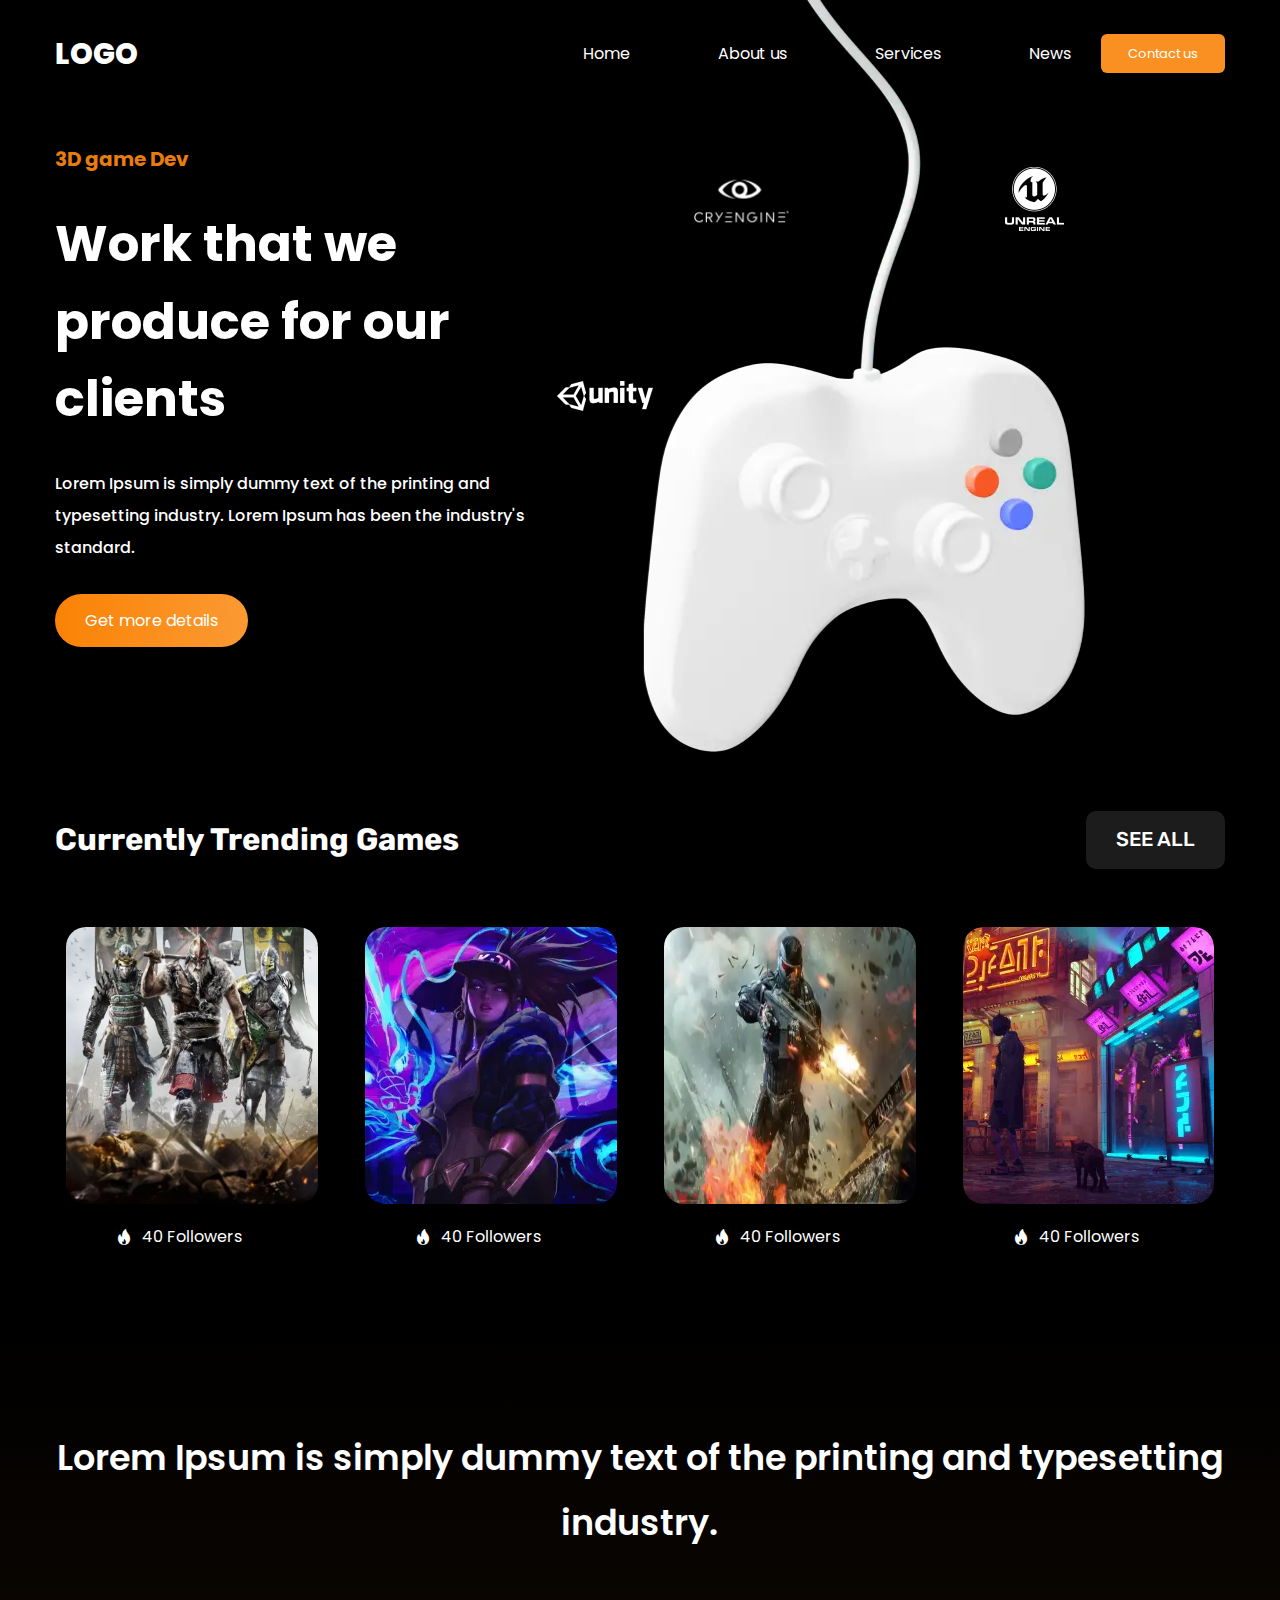
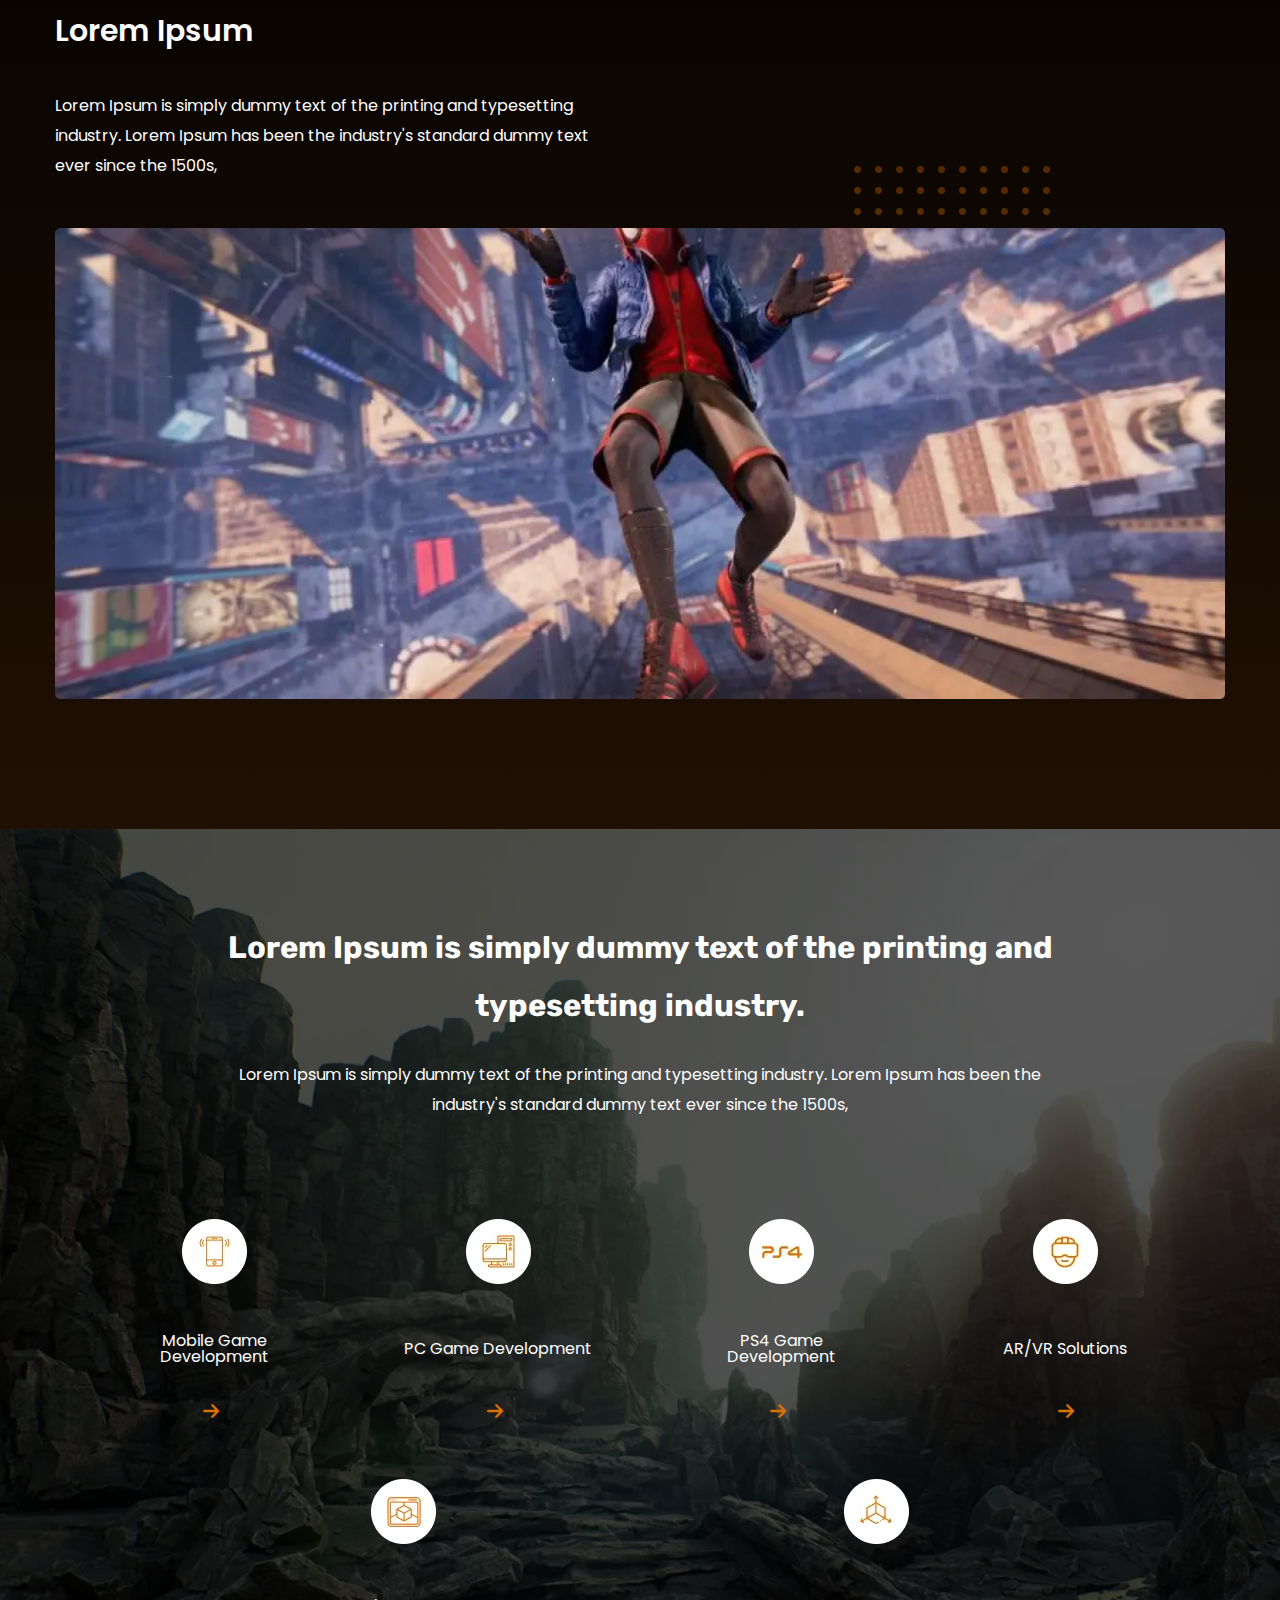
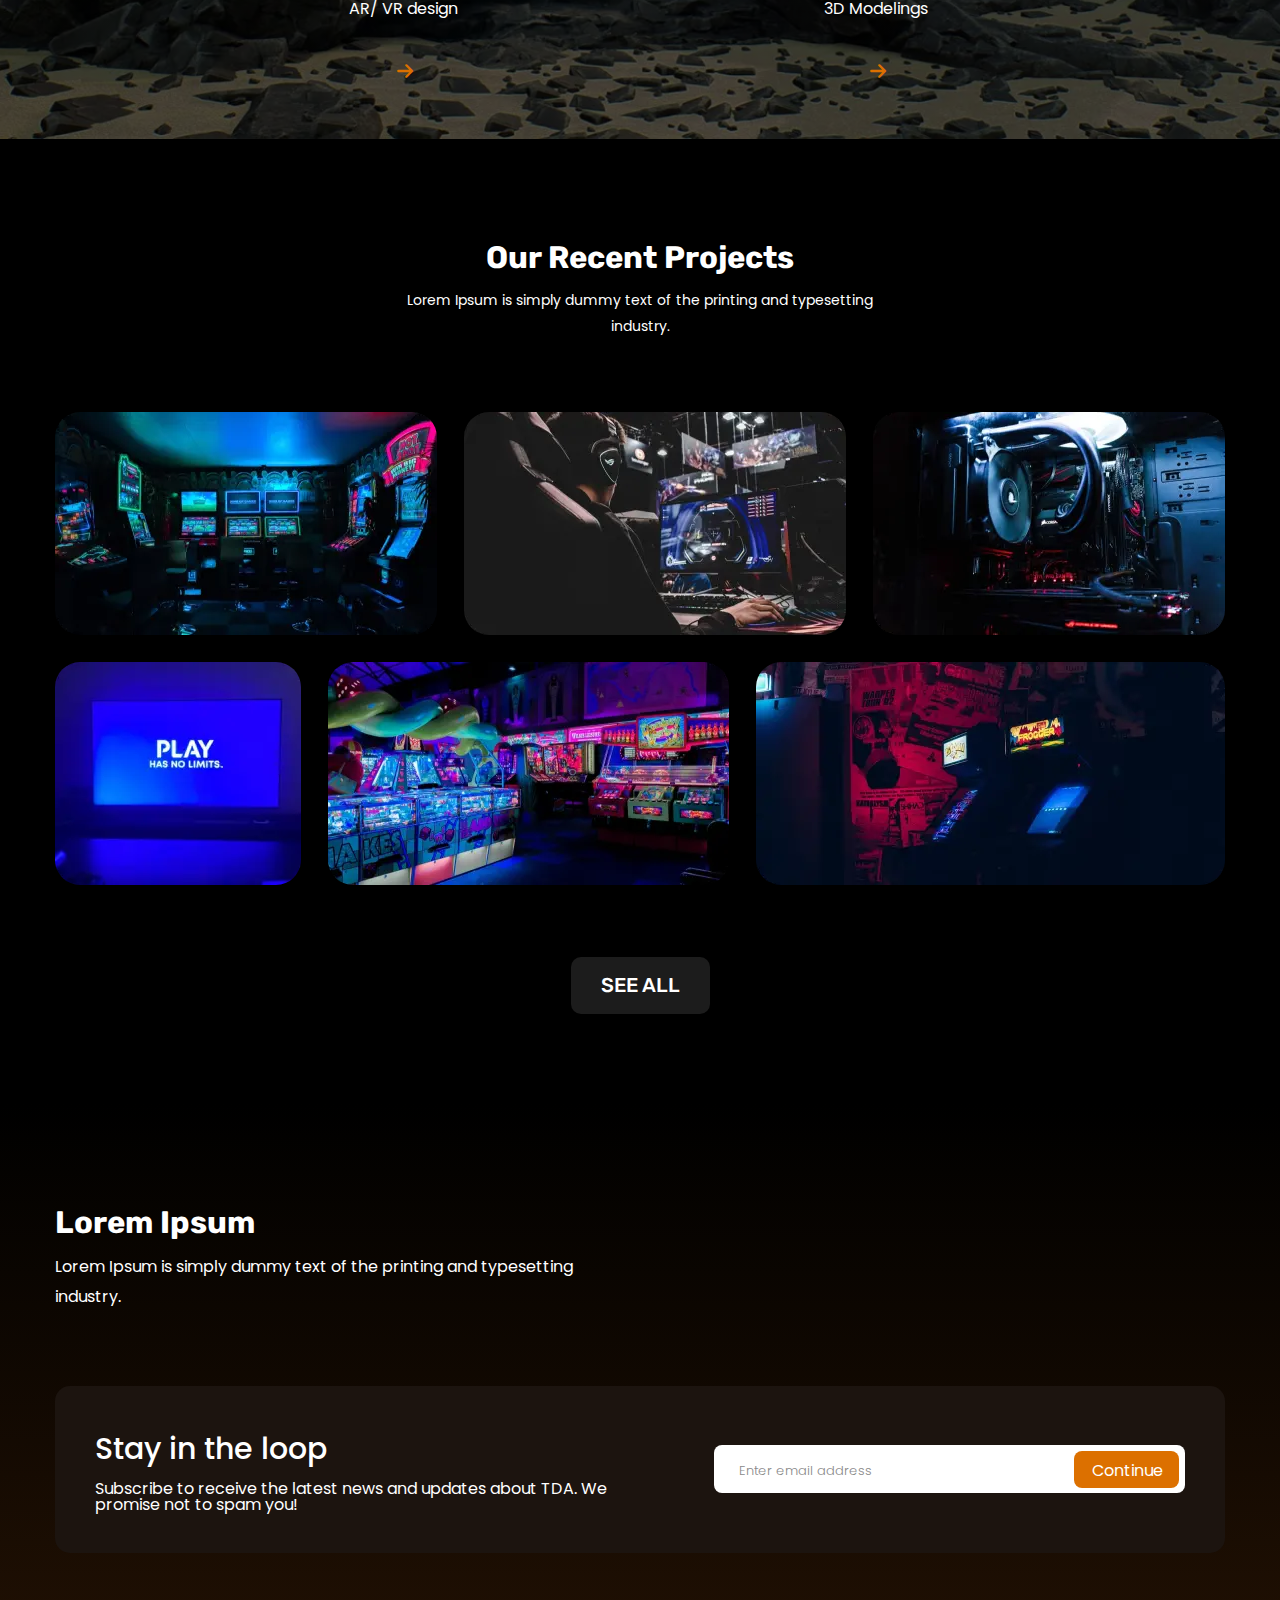
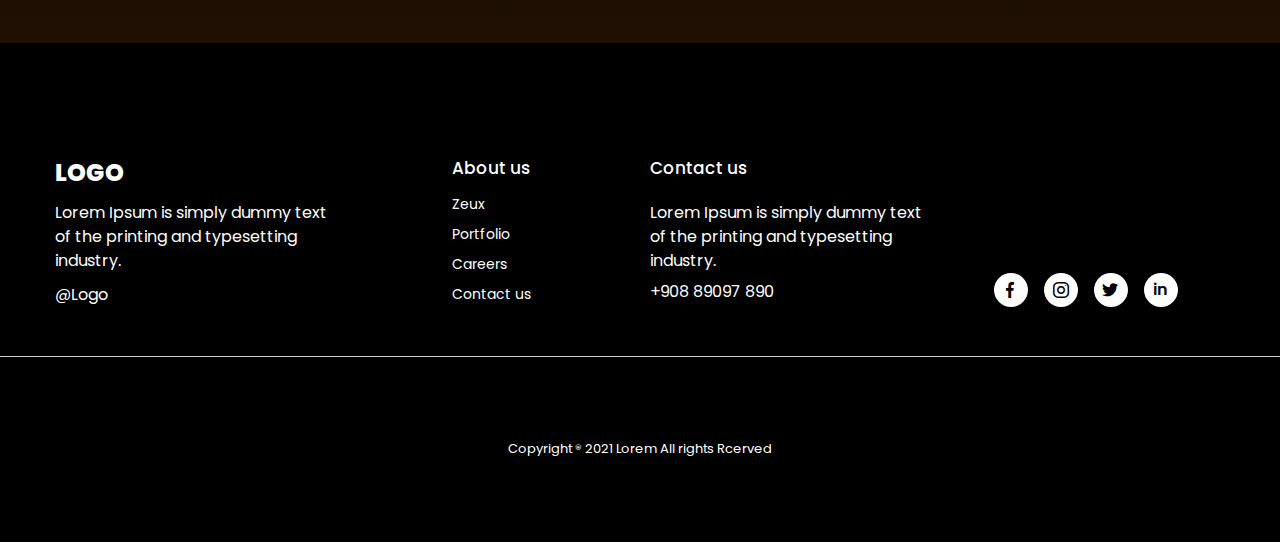
<file: index.html>
<!DOCTYPE html>
<html lang="ru">

<head>
	<title>Главная</title>
	<meta charset="UTF-8">
	<meta name="format-detection" content="telephone=no">
	<link rel="stylesheet" href="css/style.min.css">
	<meta name="viewport" content="width=device-width, initial-scale=1.0">
</head>

<body>
	<div class="wrapper">
		<header class="header">
			<div class="header__container">
				<div class="header__logo">
					<a href="index.html">logo</a>
				</div>
				<div class="header__menu menu">
					<nav class="menu__body">
						<ul class="menu__list">
							<li class="menu__item"><a href="index.html" class="menu__link">Home</a></li>
							<li class="menu__item"><a href="about.html" class="menu__link">About us</a></li>
							<li class="menu__item"><a href="services.html" class="menu__link">Services</a></li>
							<li class="menu__item"><a href="news.html" class="menu__link">News</a></li>
						</ul>
					</nav>
				</div>
				<div class="header__contact"><a href="contact.html">Contact us</a></div>
				<button type="button" class="menu__icon icon-menu"><span></span></button>
			</div>
		</header>
		<main class="mainpage">
			<section class="dgame">
				<div class="dgame__container">
					<div class="dgame__column">
						<div class="dgame__subtitle">3D game Dev</div>
						<div class="dgame__title">
							<h2>Work that we produce for our clients</h2>
						</div>
						<div class="dgame__text">Lorem Ipsum is simply dummy text of the printing and typesetting industry. Lorem Ipsum has been the industry's standard.</div>
						<button type="button" class="dgame__button button">Get more details</button>
					</div>
					<div class="dgame__column">
						<div class="dgame__image">
							<picture><source srcset="img/dgame/stick.webp" type="image/webp"><img class="dgame__stick" src="img/dgame/stick.png" alt=""></picture>
							<div class="dgame__engine">
								<picture><source srcset="img/dgame/cry.webp" type="image/webp"><img class="dgame__cry" src="img/dgame/cry.png" alt=""></picture>
								<picture><source srcset="img/dgame/unity.webp" type="image/webp"><img class="dgame__unity" src="img/dgame/unity.png" alt=""></picture>
								<picture><source srcset="img/dgame/unreal.webp" type="image/webp"><img class="dgame__unreal" src="img/dgame/unreal.png" alt=""></picture>
							</div>
						</div>
					</div>
				</div>
			</section>
			<section class="trending">
				<div class="trending__container">
					<div class="trending__row">
						<div class="trending__title title">
							<h2>Currently Trending Games</h2>
						</div>
						<a href="" class="trending__see see">SEE ALL</a>
					</div>
					<div class="trending__items">
						<div class="trending__item">
							<picture><source srcset="img/trending/01.webp" type="image/webp"><img src="img/trending/01.jpg" alt=""></picture>
							<div class="trending__followers _icon-fire">40 Followers</div>
						</div>
						<div class="trending__item">
							<picture><source srcset="img/trending/02.webp" type="image/webp"><img src="img/trending/02.png" alt=""></picture>
							<div class="trending__followers _icon-fire">40 Followers</div>
						</div>
						<div class="trending__item">
							<picture><source srcset="img/trending/03.webp" type="image/webp"><img src="img/trending/03.jpg" alt=""></picture>
							<div class="trending__followers _icon-fire">40 Followers</div>
						</div>
						<div class="trending__item">
							<picture><source srcset="img/trending/04.webp" type="image/webp"><img src="img/trending/04.png" alt=""></picture>
							<div class="trending__followers _icon-fire">40 Followers</div>
						</div>
					</div>
				</div>
			</section>
			<section class="spider">
				<div class="spider__container">
					<div class="spider__title">
						<h2>Lorem Ipsum is simply dummy text of the printing and typesetting industry.</h2>
					</div>
					<div class="spider__info">
						<div class="spider__subtitle">Lorem Ipsum</div>
						<div class="spider__text">Lorem Ipsum is simply dummy text of the printing and typesetting industry. Lorem Ipsum has been the industry's standard dummy text ever since the 1500s,</div>
					</div>
					<div class="spider__image">
						<picture><source srcset="img/spider/spider.webp" type="image/webp"><img src="img/spider/spider.png" alt=""></picture>
					</div>
				</div>
			</section>
			<section class="dummy">
				<div class="dummy__container">
					<div class="dummy__title title">
						<h2>Lorem Ipsum is simply dummy text of the printing and typesetting industry.</h2>
					</div>
					<div class="dummy__text">Lorem Ipsum is simply dummy text of the printing and typesetting industry. Lorem Ipsum has been the industry's standard dummy text ever since the 1500s,</div>
					<div class="dummy__items">
						<div class="dummy__item">
							<picture><source srcset="img/dummy/01.webp" type="image/webp"><img src="img/dummy/01.png" alt=""></picture>
							<a href="" class="dummy__link _icon-arrow">Mobile Game Development</a>
						</div>
						<div class="dummy__item">
							<picture><source srcset="img/dummy/02.webp" type="image/webp"><img src="img/dummy/02.png" alt=""></picture>
							<a href="" class="dummy__link _icon-arrow">PC Game Development</a>
						</div>
						<div class="dummy__item">
							<picture><source srcset="img/dummy/03.webp" type="image/webp"><img src="img/dummy/03.png" alt=""></picture>
							<a href="" class="dummy__link _icon-arrow">PS4 Game Development</a>
						</div>
						<div class="dummy__item">
							<picture><source srcset="img/dummy/04.webp" type="image/webp"><img src="img/dummy/04.png" alt=""></picture>
							<a href="" class="dummy__link _icon-arrow">AR/VR Solutions</a>
						</div>
						<div class="dummy__item">
							<picture><source srcset="img/dummy/05.webp" type="image/webp"><img src="img/dummy/05.png" alt=""></picture>
							<a href="" class="dummy__link _icon-arrow">AR/ VR design</a>
						</div>
						<div class="dummy__item">
							<picture><source srcset="img/dummy/06.webp" type="image/webp"><img src="img/dummy/06.png" alt=""></picture>
							<a href="" class="dummy__link _icon-arrow">3D Modelings</a>
						</div>
					</div>
				</div>
			</section>
			<section class="recent">
				<div class="recent__container">
					<div class="recent__title title">
						<h2>Our Recent Projects</h2>
					</div>
					<div class="recent__text">Lorem Ipsum is simply dummy text of the printing and typesetting industry. </div>
					<div class="recent__items">
						<div class="recent__item">
							<picture><source srcset="img/recent/01.webp" type="image/webp"><img src="img/recent/01.jpg" alt=""></picture>
						</div>
						<div class="recent__item">
							<picture><source srcset="img/recent/02.webp" type="image/webp"><img src="img/recent/02.jpg" alt=""></picture>
						</div>
						<div class="recent__item">
							<picture><source srcset="img/recent/03.webp" type="image/webp"><img src="img/recent/03.jpg" alt=""></picture>
						</div>
						<div class="recent__item">
							<picture><source srcset="img/recent/04.webp" type="image/webp"><img src="img/recent/04.jpg" alt=""></picture>
						</div>
						<div class="recent__item">
							<picture><source srcset="img/recent/05.webp" type="image/webp"><img src="img/recent/05.jpg" alt=""></picture>
						</div>
						<div class="recent__item">
							<picture><source srcset="img/recent/06.webp" type="image/webp"><img src="img/recent/06.jpg" alt=""></picture>
						</div>
					</div>
					<a href="" class="recent__see see">SEE ALL</a>
				</div>
			</section>
			<section class="lorem">
				<div class="lorem__container">
					<div class="lorem__title title">
						<h2>Lorem Ipsum</h2>
					</div>
					<div class="lorem__text">Lorem Ipsum is simply dummy text of the printing and typesetting industry. </div>
					<div class="lorem__block block-lorem">
						<div class="lorem__info">
							<div class="block-lorem__title">Stay in the loop</div>
							<div class="block-lorem__text">Subscribe to receive the latest news and updates about TDA. We promise not to spam you!</div>
						</div>
						<form class="block-lorem__form form-block-lorem">
							<div class="block-lorem__input">
								<input autocomplete="off" type="email" name="form[]" data-error="Error" data-required placeholder="Enter email address" class="input">
							</div>
							<button type="submit" class="block-lorem__button button">Continue</button>
						</form>
					</div>
				</div>
			</section>
		</main>
		<footer class="footer">
			<div class="footer__container">
				<div class="footer__column">
					<div class="footer__info">
						<div class="footer__logo">LOGO</div>
						<div class="footer__text">Lorem Ipsum is simply dummy text of the printing and typesetting industry. </div>
						<div class="footer__mail">@Logo</div>
					</div>
					<div class="footer__about">
						<a href="" class="footer__title">About us</a>
						<div class="footer__items">
							<a href="" class="footer__link">Zeux</a>
							<a href="" class="footer__link">Portfolio</a>
							<a href="" class="footer__link">Careers</a>
							<a href="" class="footer__link">Contact us</a>
						</div>
					</div>
					<div class="footer__contact">
						<a href="" class="footer__title">Contact us</a>
						<div class="footer__items">
							<div class="footer__text">Lorem Ipsum is simply dummy text of the printing and typesetting industry. </div>
							<a href="tel:+90889097890" class="footer__phone">+908 89097 890</a>
						</div>
					</div>
					<div class="footer__social">
						<div class="footer__facebook _icon-facebook"></div>
						<div class="footer__instagram _icon-instagram"></div>
						<div class="footer__twitter _icon-twitter"></div>
						<div class="footer__in"></div>
					</div>
				</div>
				<div class="footer__center">
					<div class="footer__copy">Copyright ® 2021 Lorem All rights Rcerved</div>
				</div>
			</div>
		</footer>
	</div>
	<script src="js/app.min.js"></script>
</body>

</html>
</file>
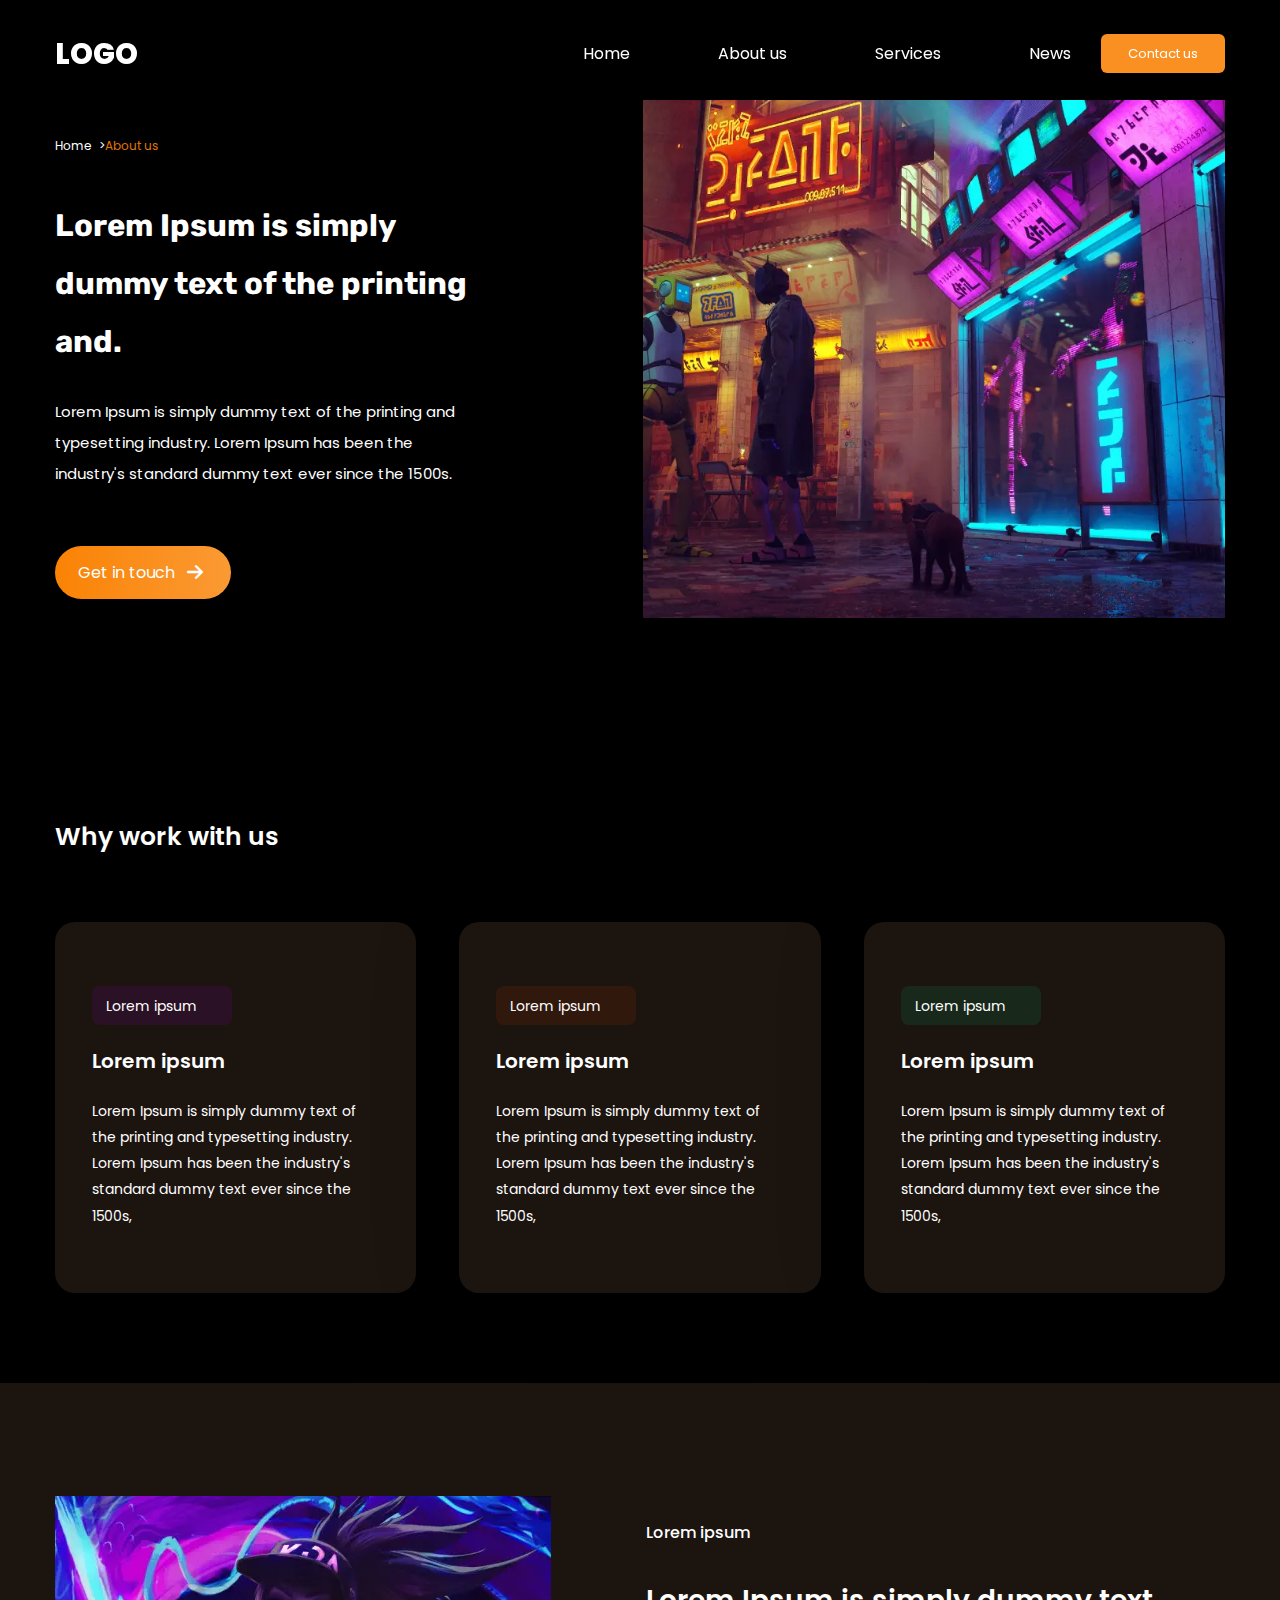
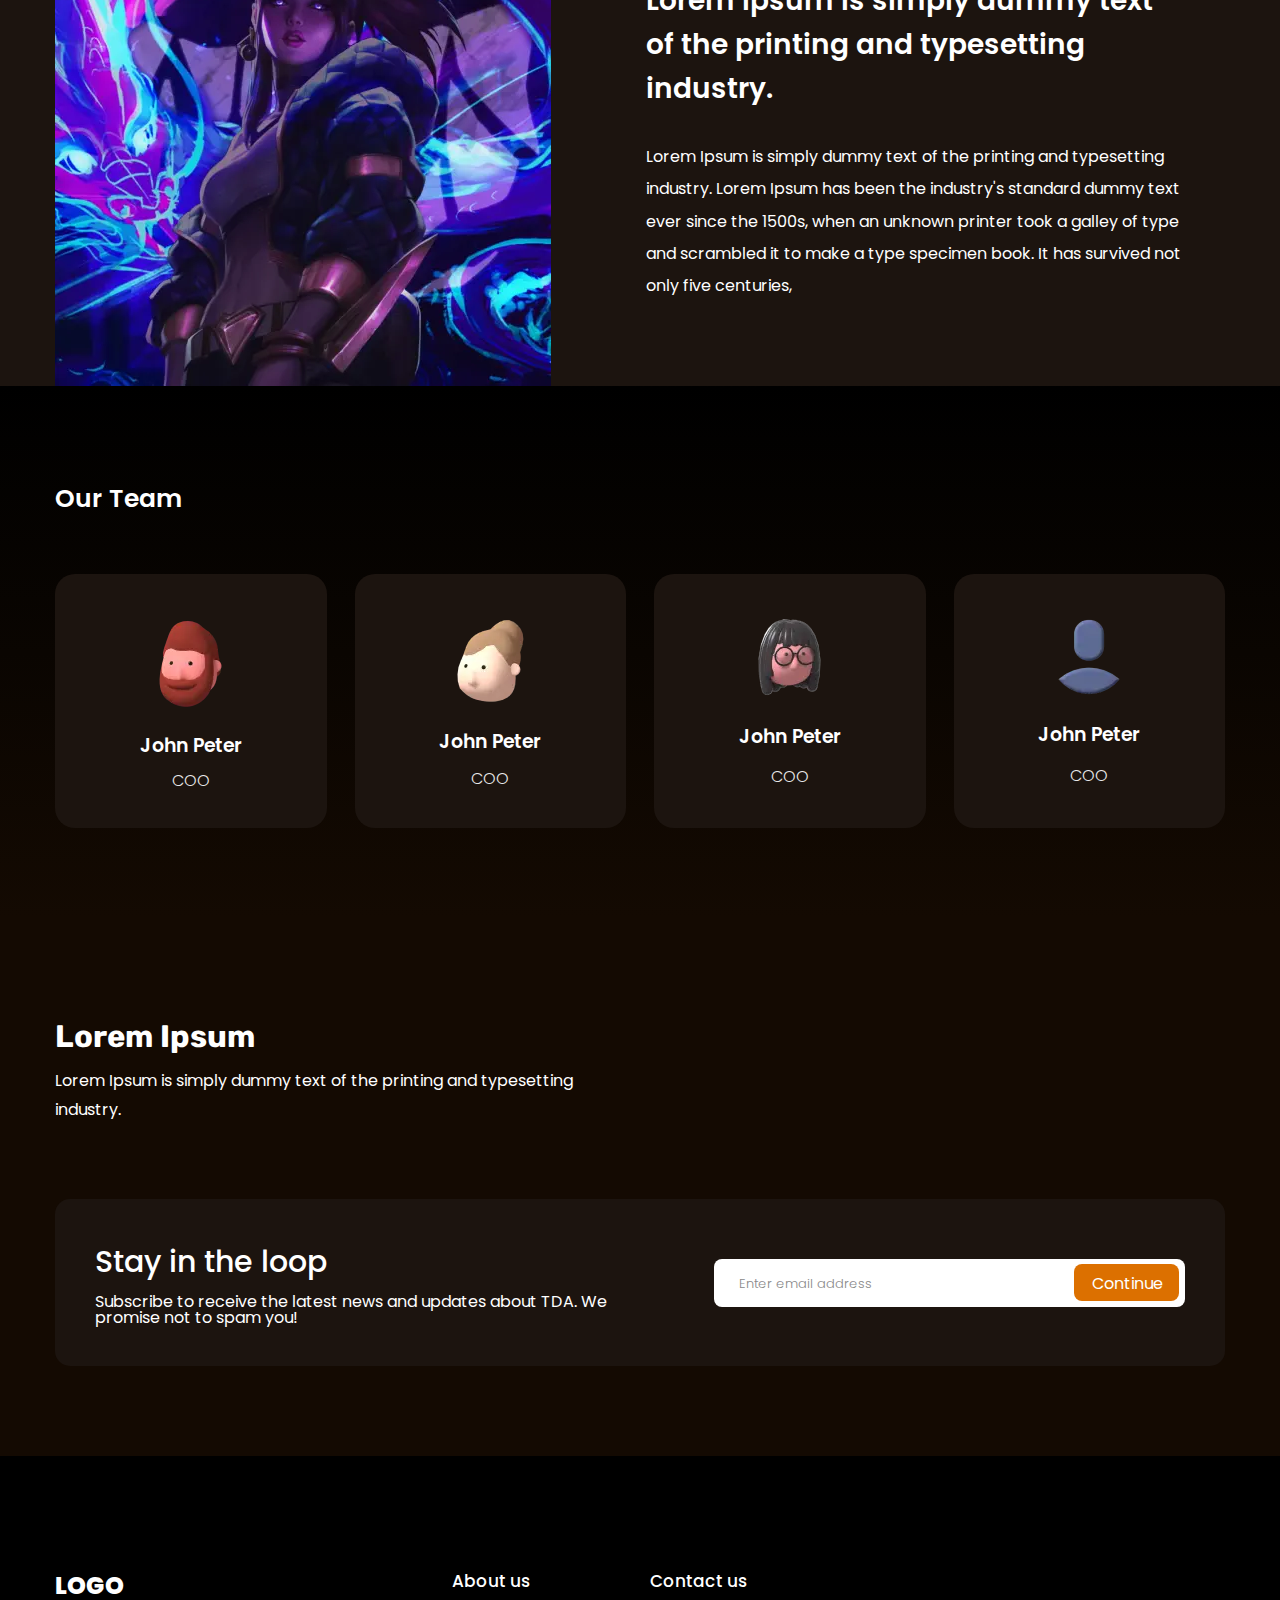
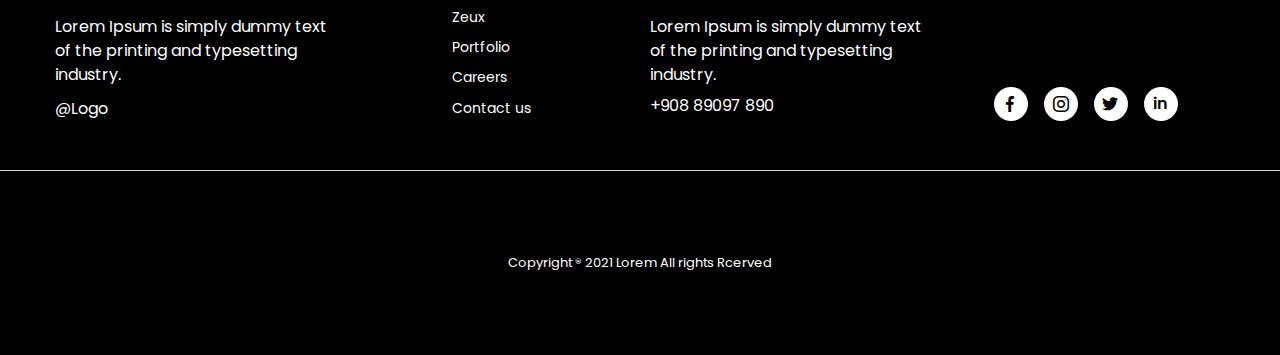
<file: about.html>
<!DOCTYPE html>
<html lang="ru">

<head>
	<title>Главная</title>
	<meta charset="UTF-8">
	<meta name="format-detection" content="telephone=no">
	<link rel="stylesheet" href="css/style.min.css">
	<meta name="viewport" content="width=device-width, initial-scale=1.0">
</head>

<body>
	<div class="wrapper">
		<header class="header">
			<div class="header__container">
				<div class="header__logo">
					<a href="index.html">logo</a>
				</div>
				<div class="header__menu menu">
					<nav class="menu__body">
						<ul class="menu__list">
							<li class="menu__item"><a href="index.html" class="menu__link">Home</a></li>
							<li class="menu__item"><a href="about.html" class="menu__link">About us</a></li>
							<li class="menu__item"><a href="services.html" class="menu__link">Services</a></li>
							<li class="menu__item"><a href="news.html" class="menu__link">News</a></li>
						</ul>
					</nav>
				</div>
				<div class="header__contact"><a href="contact.html">Contact us</a></div>
				<button type="button" class="menu__icon icon-menu"><span></span></button>
			</div>
		</header>
		<main class="mainpage">
			<section class="slider">
				<div class="slider__container">
					<div class="slider__column slider__column_center">
						<div class="slider__navigation navigation">
							<a href="index.html">Home</a>
							<a href="about.html">><span>About us</span></a>
						</div>
						<div class="slider__title title">
							<h2>Lorem Ipsum is simply dummy text of the printing and.</h2>
						</div>
						<div class="slider__text">Lorem Ipsum is simply dummy text of the printing and typesetting industry. Lorem Ipsum has been the industry's standard dummy text ever since the 1500s.</div>
						<button type="submit" class="slider__button button _icon-arrow">Get in touch</button>
					</div>
					<div class="slider__column slider__column_indent">
						<div class="slider__slider swiper">
							<div class="slider__wrapper swiper-wrapper">
								<div class="slider__slide swiper-slide">
									<picture><source srcset="img/slider/01.webp" type="image/webp"><img src="img/slider/01.jpg" alt=""></picture>
								</div>
								<div class="slider__slide swiper-slide">
									<picture><source srcset="img/slider/02.webp" type="image/webp"><img src="img/slider/02.jpg" alt=""></picture>
								</div>
								<div class="slider__slide swiper-slide">
									<picture><source srcset="img/slider/03.webp" type="image/webp"><img src="img/slider/03.jpg" alt=""></picture>
								</div>
							</div>
							<div class="swiper-pagination"></div>
							<button type="button" class="swiper-button-prev"></button>
							<button type="button" class="swiper-button-next"></button>
						</div>
					</div>
				</div>
			</section>
			<section class="work">
				<div class="work__container">
					<div class="work__title">
						<h2>Why work with us</h2>
					</div>
					<div class="work__items">
						<div class="work__item item-work">
							<div class="item-work__subtitle item-work__subtitle_violet">Lorem ipsum</div>
							<div class="item-work__title">Lorem ipsum</div>
							<div class="item-work__text">Lorem Ipsum is simply dummy text of the printing and typesetting industry. Lorem Ipsum has been the industry's standard dummy text ever since the 1500s,</div>
						</div>
						<div class="work__item item-work">
							<div class="item-work__subtitle item-work__subtitle_brown">Lorem ipsum</div>
							<div class="item-work__title">Lorem ipsum</div>
							<div class="item-work__text">Lorem Ipsum is simply dummy text of the printing and typesetting industry. Lorem Ipsum has been the industry's standard dummy text ever since the 1500s,</div>
						</div>
						<div class="work__item item-work">
							<div class="item-work__subtitle item-work__subtitle_green">Lorem ipsum</div>
							<div class="item-work__title">Lorem ipsum</div>
							<div class="item-work__text">Lorem Ipsum is simply dummy text of the printing and typesetting industry. Lorem Ipsum has been the industry's standard dummy text ever since the 1500s,</div>
						</div>
					</div>
				</div>
			</section>
			<section class="lorem-girl">
				<div class="lorem-girl__container">
					<div class="lorem-girl__image">
						<picture><source srcset="img/lorem-girl/01.webp" type="image/webp"><img src="img/lorem-girl/01.jpg" alt=""></picture>
					</div>
					<div class="lorem-girl__info">
						<div class="lorem-girl__subtitle">Lorem ipsum</div>
						<div class="lorem-girl__title">
							<h2>Lorem Ipsum is simply dummy text of the printing and typesetting industry.</h2>
						</div>
						<div class="lorem-girl__text">Lorem Ipsum is simply dummy text of the printing and typesetting industry. Lorem Ipsum has been the industry's standard dummy text ever since the 1500s, when an unknown printer took a galley of type and scrambled it to make a type specimen book. It has survived not only five centuries,</div>
					</div>
				</div>
			</section>
			<div class="team">
				<div class="team__container">
					<div class="team__title">Our Team</div>
					<div class="team__items">
						<div class="team__item">
							<picture><source srcset="img/team/01.webp" type="image/webp"><img src="img/team/01.png" alt=""></picture>
							<div class="team__name">John Peter</div>
							<div class="team__post">COO</div>
						</div>
						<div class="team__item">
							<picture><source srcset="img/team/02.webp" type="image/webp"><img src="img/team/02.png" alt=""></picture>
							<div class="team__name">John Peter</div>
							<div class="team__post">COO</div>
						</div>
						<div class="team__item">
							<picture><source srcset="img/team/03.webp" type="image/webp"><img src="img/team/03.png" alt=""></picture>
							<div class="team__name">John Peter</div>
							<div class="team__post">COO</div>
						</div>
						<div class="team__item">
							<picture><source srcset="img/team/04.webp" type="image/webp"><img src="img/team/04.png" alt=""></picture>
							<div class="team__name">John Peter</div>
							<div class="team__post">COO</div>
						</div>
					</div>
				</div>
			</div>
			<section class="lorem lorem_bg">
				<div class="lorem__container">
					<div class="lorem__title title">
						<h2>Lorem Ipsum</h2>
					</div>
					<div class="lorem__text">Lorem Ipsum is simply dummy text of the printing and typesetting industry. </div>
					<div class="lorem__block block-lorem">
						<div class="lorem__info">
							<div class="block-lorem__title">Stay in the loop</div>
							<div class="block-lorem__text">Subscribe to receive the latest news and updates about TDA. We promise not to spam you!</div>
						</div>
						<form class="block-lorem__form form-block-lorem">
							<div class="block-lorem__input">
								<input autocomplete="off" type="email" name="form[]" data-error="Error" data-required placeholder="Enter email address" class="input">
							</div>
							<button type="submit" class="block-lorem__button button">Continue</button>
						</form>
					</div>
				</div>
			</section>
		</main>
		<footer class="footer">
			<div class="footer__container">
				<div class="footer__column">
					<div class="footer__info">
						<div class="footer__logo">LOGO</div>
						<div class="footer__text">Lorem Ipsum is simply dummy text of the printing and typesetting industry. </div>
						<div class="footer__mail">@Logo</div>
					</div>
					<div class="footer__about">
						<a href="" class="footer__title">About us</a>
						<div class="footer__items">
							<a href="" class="footer__link">Zeux</a>
							<a href="" class="footer__link">Portfolio</a>
							<a href="" class="footer__link">Careers</a>
							<a href="" class="footer__link">Contact us</a>
						</div>
					</div>
					<div class="footer__contact">
						<a href="" class="footer__title">Contact us</a>
						<div class="footer__items">
							<div class="footer__text">Lorem Ipsum is simply dummy text of the printing and typesetting industry. </div>
							<a href="tel:+90889097890" class="footer__phone">+908 89097 890</a>
						</div>
					</div>
					<div class="footer__social">
						<div class="footer__facebook _icon-facebook"></div>
						<div class="footer__instagram _icon-instagram"></div>
						<div class="footer__twitter _icon-twitter"></div>
						<div class="footer__in"></div>
					</div>
				</div>
				<div class="footer__center">
					<div class="footer__copy">Copyright ® 2021 Lorem All rights Rcerved</div>
				</div>
			</div>
		</footer>
	</div>
	<script src="js/app.min.js"></script>
</body>

</html>
</file>
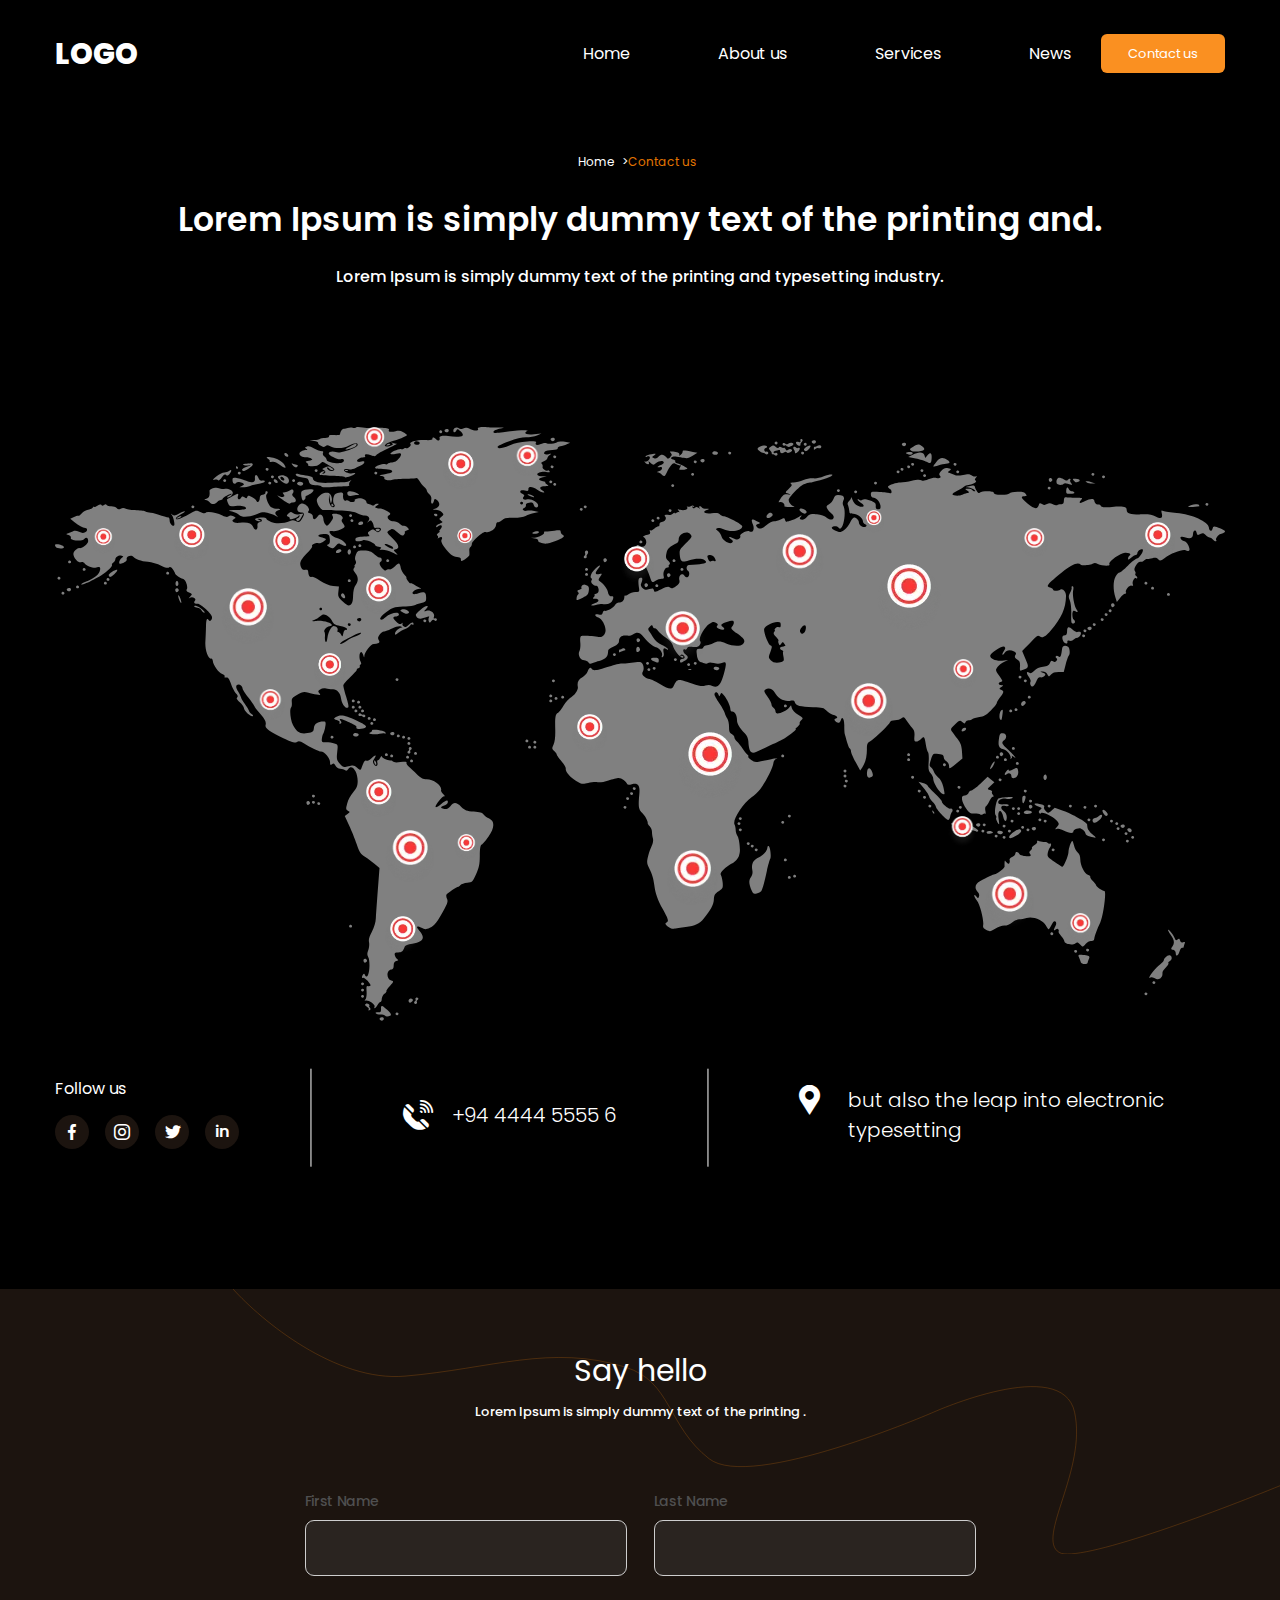
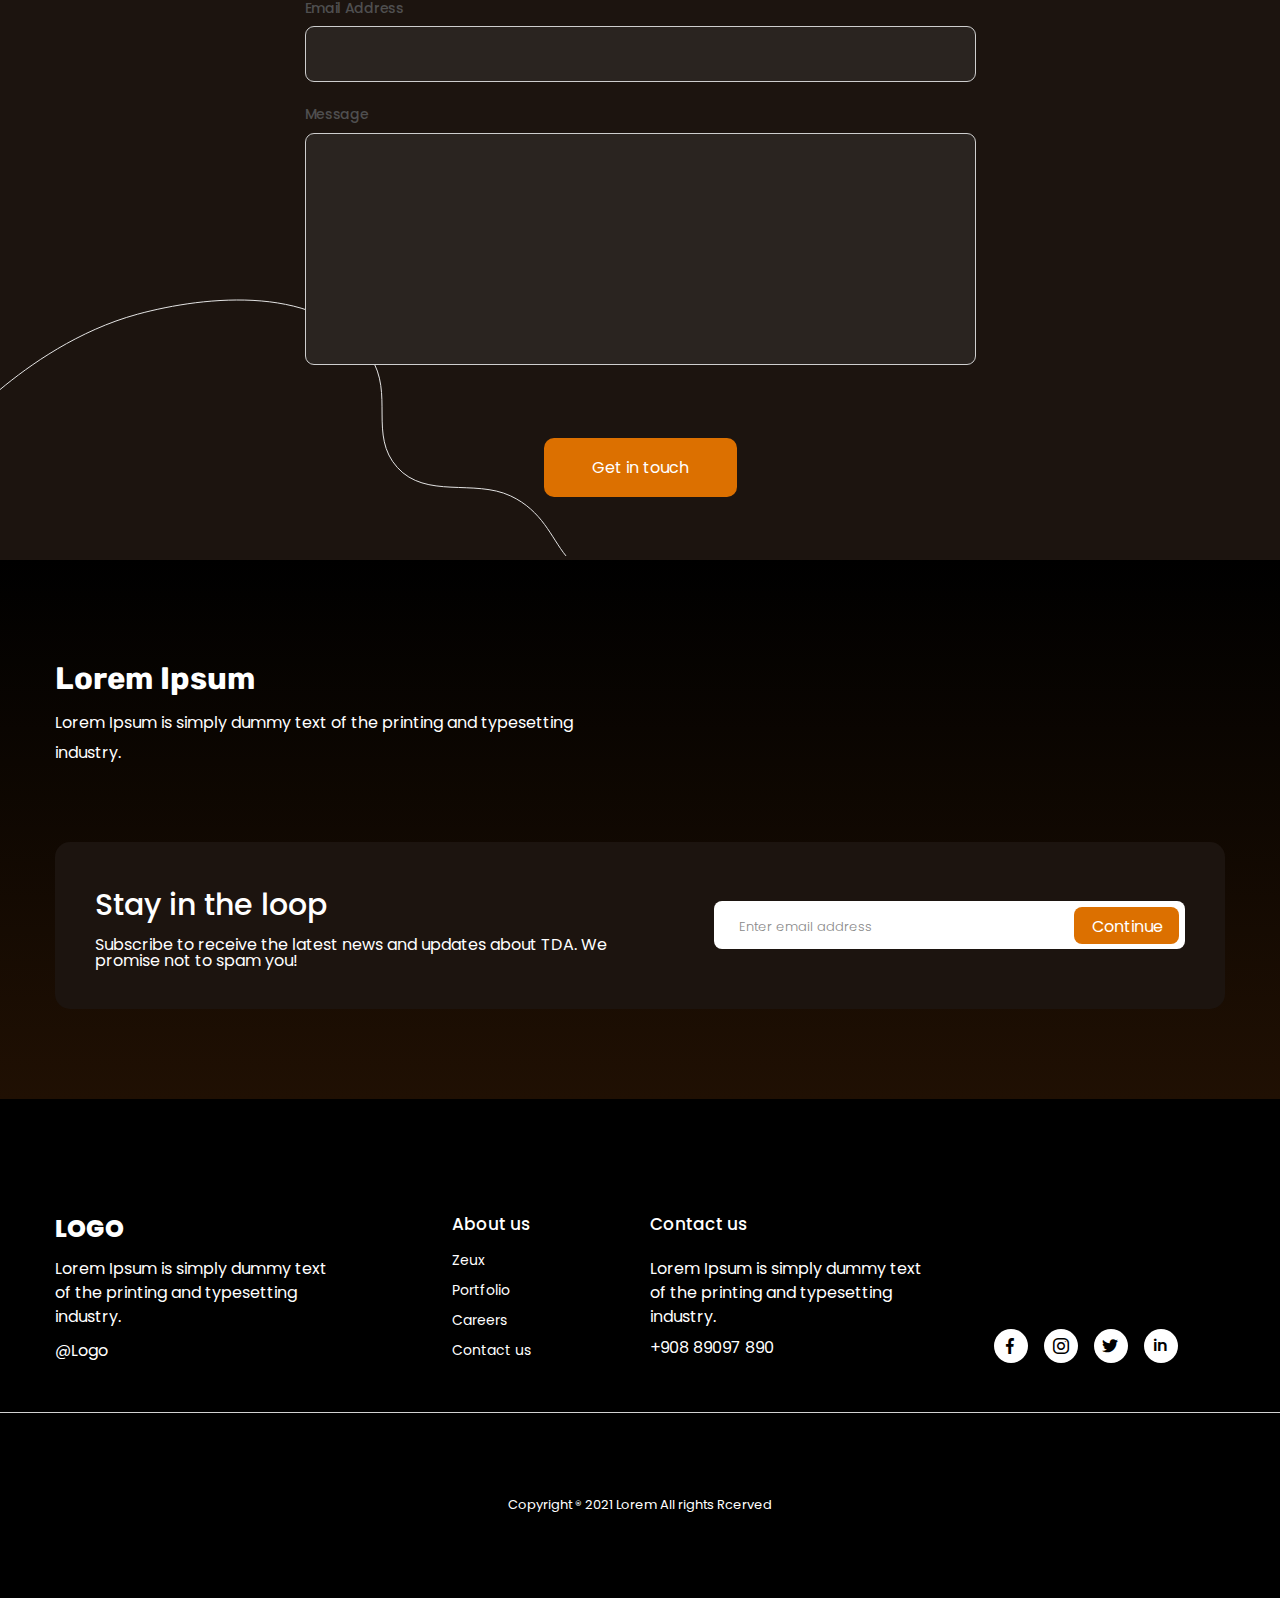
<file: contact.html>
<!DOCTYPE html>
<html lang="ru">

<head>
	<title>Главная</title>
	<meta charset="UTF-8">
	<meta name="format-detection" content="telephone=no">
	<link rel="stylesheet" href="css/style.min.css">
	<meta name="viewport" content="width=device-width, initial-scale=1.0">
</head>

<body>
	<div class="wrapper">
		<header class="header">
			<div class="header__container">
				<div class="header__logo">
					<a href="index.html">logo</a>
				</div>
				<div class="header__menu menu">
					<nav class="menu__body">
						<ul class="menu__list">
							<li class="menu__item"><a href="index.html" class="menu__link">Home</a></li>
							<li class="menu__item"><a href="about.html" class="menu__link">About us</a></li>
							<li class="menu__item"><a href="services.html" class="menu__link">Services</a></li>
							<li class="menu__item"><a href="news.html" class="menu__link">News</a></li>
						</ul>
					</nav>
				</div>
				<div class="header__contact"><a href="contact.html">Contact us</a></div>
				<button type="button" class="menu__icon icon-menu"><span></span></button>
			</div>
		</header>
		<main class="mainpage">
			<section class="table">
				<div class="table__container">
					<div class="table__navigation navigation">
						<a href="index.html">Home</a>
						<a href="contact.html">><span>Contact us</span></a>
					</div>
					<div class="table__title">
						<h2>Lorem Ipsum is simply dummy text of the printing and.</h2>
					</div>
					<div class="table__subtitle">Lorem Ipsum is simply dummy text of the printing and typesetting industry. </div>
			</section>
			<div class="map">
				<div class="map__container">
					<div class="map__image">
						<img class="map__card" src="img/contact/map.svg" alt="">
						<span class=" map__dot map__dot_1" data-tippy-content="Alaska">
							<picture><source srcset="img/contact/dot.webp" type="image/webp"><img src="img/contact/dot.png" alt=""></picture>
						</span>
						<span class=" map__dot map__dot_2" data-tippy-content="Canada">
							<picture><source srcset="img/contact/dot.webp" type="image/webp"><img src="img/contact/dot.png" alt=""></picture>
						</span>
						<span class=" map__dot map__dot_3" data-tippy-content="Canada">
							<picture><source srcset="img/contact/dot.webp" type="image/webp"><img src="img/contact/dot.png" alt=""></picture>
						</span>
						<span class=" map__dot map__dot_4" data-tippy-content="Canada">
							<picture><source srcset="img/contact/dot.webp" type="image/webp"><img src="img/contact/dot.png" alt=""></picture>
						</span>
						<span class=" map__dot map__dot_5" data-tippy-content="Mexico">
							<picture><source srcset="img/contact/dot.webp" type="image/webp"><img src="img/contact/dot.png" alt=""></picture>
						</span>
						<span class=" map__dot map__dot_6" data-tippy-content="USA">
							<picture><source srcset="img/contact/dot.webp" type="image/webp"><img src="img/contact/dot.png" alt=""></picture>
						</span>
						<span class=" map__dot map__dot_7" data-tippy-content="Canada">
							<picture><source srcset="img/contact/dot.webp" type="image/webp"><img src="img/contact/dot.png" alt=""></picture>
						</span>
						<span class=" map__dot map__dot_8" data-tippy-content="Colombia">
							<picture><source srcset="img/contact/dot.webp" type="image/webp"><img src="img/contact/dot.png" alt=""></picture>
						</span>
						<span class=" map__dot map__dot_9" data-tippy-content="Bolivia">
							<picture><source srcset="img/contact/dot.webp" type="image/webp"><img src="img/contact/dot.png" alt=""></picture>
						</span>
						<span class=" map__dot map__dot_10" data-tippy-content="Brazil">
							<picture><source srcset="img/contact/dot.webp" type="image/webp"><img src="img/contact/dot.png" alt=""></picture>
						</span>
						<span class=" map__dot map__dot_11" data-tippy-content="Uruguay">
							<picture><source srcset="img/contact/dot.webp" type="image/webp"><img src="img/contact/dot.png" alt=""></picture>
						</span>
						<span class=" map__dot map__dot_12" data-tippy-content="Canada">
							<picture><source srcset="img/contact/dot.webp" type="image/webp"><img src="img/contact/dot.png" alt=""></picture>
						</span>
						<span class=" map__dot map__dot_13" data-tippy-content="Greenland">
							<picture><source srcset="img/contact/dot.webp" type="image/webp"><img src="img/contact/dot.png" alt=""></picture>
						</span>
						<span class=" map__dot map__dot_14" data-tippy-content="Greenland">
							<picture><source srcset="img/contact/dot.webp" type="image/webp"><img src="img/contact/dot.png" alt=""></picture>
						</span>
						<span class=" map__dot map__dot_15" data-tippy-content="Greenland">
							<picture><source srcset="img/contact/dot.webp" type="image/webp"><img src="img/contact/dot.png" alt=""></picture>
						</span>
						<span class=" map__dot map__dot_16" data-tippy-content="Norway">
							<picture><source srcset="img/contact/dot.webp" type="image/webp"><img src="img/contact/dot.png" alt=""></picture>
						</span>
						<span class=" map__dot map__dot_17" data-tippy-content="Bulgaria">
							<picture><source srcset="img/contact/dot.webp" type="image/webp"><img src="img/contact/dot.png" alt=""></picture>
						</span>
						<span class=" map__dot map__dot_18" data-tippy-content="Spain">
							<picture><source srcset="img/contact/dot.webp" type="image/webp"><img src="img/contact/dot.png" alt=""></picture>
						</span>
						<span class=" map__dot map__dot_19" data-tippy-content="Sudan">
							<picture><source srcset="img/contact/dot.webp" type="image/webp"><img src="img/contact/dot.png" alt=""></picture>
						</span>
						<span class=" map__dot map__dot_20" data-tippy-content="Botswana">
							<picture><source srcset="img/contact/dot.webp" type="image/webp"><img src="img/contact/dot.png" alt=""></picture>
						</span>
						<span class=" map__dot map__dot_21" data-tippy-content="Russia">
							<picture><source srcset="img/contact/dot.webp" type="image/webp"><img src="img/contact/dot.png" alt=""></picture>
						</span>
						<span class=" map__dot map__dot_22" data-tippy-content="Russia">
							<picture><source srcset="img/contact/dot.webp" type="image/webp"><img src="img/contact/dot.png" alt=""></picture>
						</span>
						<span class=" map__dot map__dot_23" data-tippy-content="Russia">
							<picture><source srcset="img/contact/dot.webp" type="image/webp"><img src="img/contact/dot.png" alt=""></picture>
						</span>
						<span class=" map__dot map__dot_24" data-tippy-content="Nepal">
							<picture><source srcset="img/contact/dot.webp" type="image/webp"><img src="img/contact/dot.png" alt=""></picture>
						</span>
						<span class=" map__dot map__dot_25" data-tippy-content="China">
							<picture><source srcset="img/contact/dot.webp" type="image/webp"><img src="img/contact/dot.png" alt=""></picture>
						</span>
						<span class=" map__dot map__dot_26" data-tippy-content="Indonesia">
							<picture><source srcset="img/contact/dot.webp" type="image/webp"><img src="img/contact/dot.png" alt=""></picture>
						</span>
						<span class=" map__dot map__dot_27" data-tippy-content="Australia">
							<picture><source srcset="img/contact/dot.webp" type="image/webp"><img src="img/contact/dot.png" alt=""></picture>
						</span>
						<span class=" map__dot map__dot_28" data-tippy-content="Australia">
							<picture><source srcset="img/contact/dot.webp" type="image/webp"><img src="img/contact/dot.png" alt=""></picture>
						</span>
						<span class=" map__dot map__dot_29" data-tippy-content="Russia">
							<picture><source srcset="img/contact/dot.webp" type="image/webp"><img src="img/contact/dot.png" alt=""></picture>
						</span>
						<span class=" map__dot map__dot_30" data-tippy-content="Russia">
							<picture><source srcset="img/contact/dot.webp" type="image/webp"><img src="img/contact/dot.png" alt=""></picture>
						</span>
					</div>
				</div>
			</div>
			<div class="contact">
				<div class="contact__container">
					<div class="contact__items">
						<div class="contact__item">
							<div class="contact__follow">Follow us</div>
							<div class="contact__social">
								<a href="" class="contact__facebook _icon-facebook"></a>
								<a href="" class="contact__instagram _icon-instagram"></a>
								<a href="" class="contact__twitter _icon-twitter"></a>
								<a href="" class="contact__in"></a>
							</div>
						</div>
						<div class="contact__item">
							<a href="tel:+94444455556" class="contact__phone _icon-phone">+94 4444 5555 6</a>
						</div>
						<div class="contact__item">
							<div class="contact__address _icon-map">but also the leap into electronic typesetting</div>
						</div>
					</div>
				</div>
			</div>
			<section class="form">
				<div class="form__container">
					<div class="form__title">
						<h2>Say hello</h2>
					</div>
					<div class="form__subtitle">Lorem Ipsum is simply dummy text of the printing .</div>
					<form class="form__contact">
						<div class="form__name">
							<div class="form__first-name">
								<p class="form__description">First Name</p>
								<input autocomplete="off" type="text" name="form[]" data-error="Error" data-required placeholder="" class="form__input">
							</div>
							<div class="form__last-name">
								<p class="form__description">Last Name</p>
								<input autocomplete="off" type="text" name="form[]" data-error="Error" data-required placeholder="" class="form__input">
							</div>
						</div>
						<div class="form__email">
							<p class="form__description">Email Address</p>
							<input autocomplete="off" type="email" name="form[]" data-error="Error" data-required placeholder="" class="form__input">
						</div>
						<div class="form__message">
							<p class="form__description">Message</p>
							<textarea autocomplete="off" name="form[]" data-error="Error" data-required class="form__textarea"></textarea>
						</div>
						<button type="submit" class="form__button">Get in touch</button>
					</form>
				</div>
			</section>
			<section class="lorem">
				<div class="lorem__container">
					<div class="lorem__title title">
						<h2>Lorem Ipsum</h2>
					</div>
					<div class="lorem__text">Lorem Ipsum is simply dummy text of the printing and typesetting industry. </div>
					<div class="lorem__block block-lorem">
						<div class="lorem__info">
							<div class="block-lorem__title">Stay in the loop</div>
							<div class="block-lorem__text">Subscribe to receive the latest news and updates about TDA. We promise not to spam you!</div>
						</div>
						<form class="block-lorem__form form-block-lorem">
							<div class="block-lorem__input">
								<input autocomplete="off" type="email" name="form[]" data-error="Error" data-required placeholder="Enter email address" class="input">
							</div>
							<button type="submit" class="block-lorem__button button">Continue</button>
						</form>
					</div>
				</div>
			</section>
		</main>
		<footer class="footer">
			<div class="footer__container">
				<div class="footer__column">
					<div class="footer__info">
						<div class="footer__logo">LOGO</div>
						<div class="footer__text">Lorem Ipsum is simply dummy text of the printing and typesetting industry. </div>
						<div class="footer__mail">@Logo</div>
					</div>
					<div class="footer__about">
						<a href="" class="footer__title">About us</a>
						<div class="footer__items">
							<a href="" class="footer__link">Zeux</a>
							<a href="" class="footer__link">Portfolio</a>
							<a href="" class="footer__link">Careers</a>
							<a href="" class="footer__link">Contact us</a>
						</div>
					</div>
					<div class="footer__contact">
						<a href="" class="footer__title">Contact us</a>
						<div class="footer__items">
							<div class="footer__text">Lorem Ipsum is simply dummy text of the printing and typesetting industry. </div>
							<a href="tel:+90889097890" class="footer__phone">+908 89097 890</a>
						</div>
					</div>
					<div class="footer__social">
						<div class="footer__facebook _icon-facebook"></div>
						<div class="footer__instagram _icon-instagram"></div>
						<div class="footer__twitter _icon-twitter"></div>
						<div class="footer__in"></div>
					</div>
				</div>
				<div class="footer__center">
					<div class="footer__copy">Copyright ® 2021 Lorem All rights Rcerved</div>
				</div>
			</div>
		</footer>
	</div>
	<script src="js/app.min.js"></script>
</body>

</html>
</file>
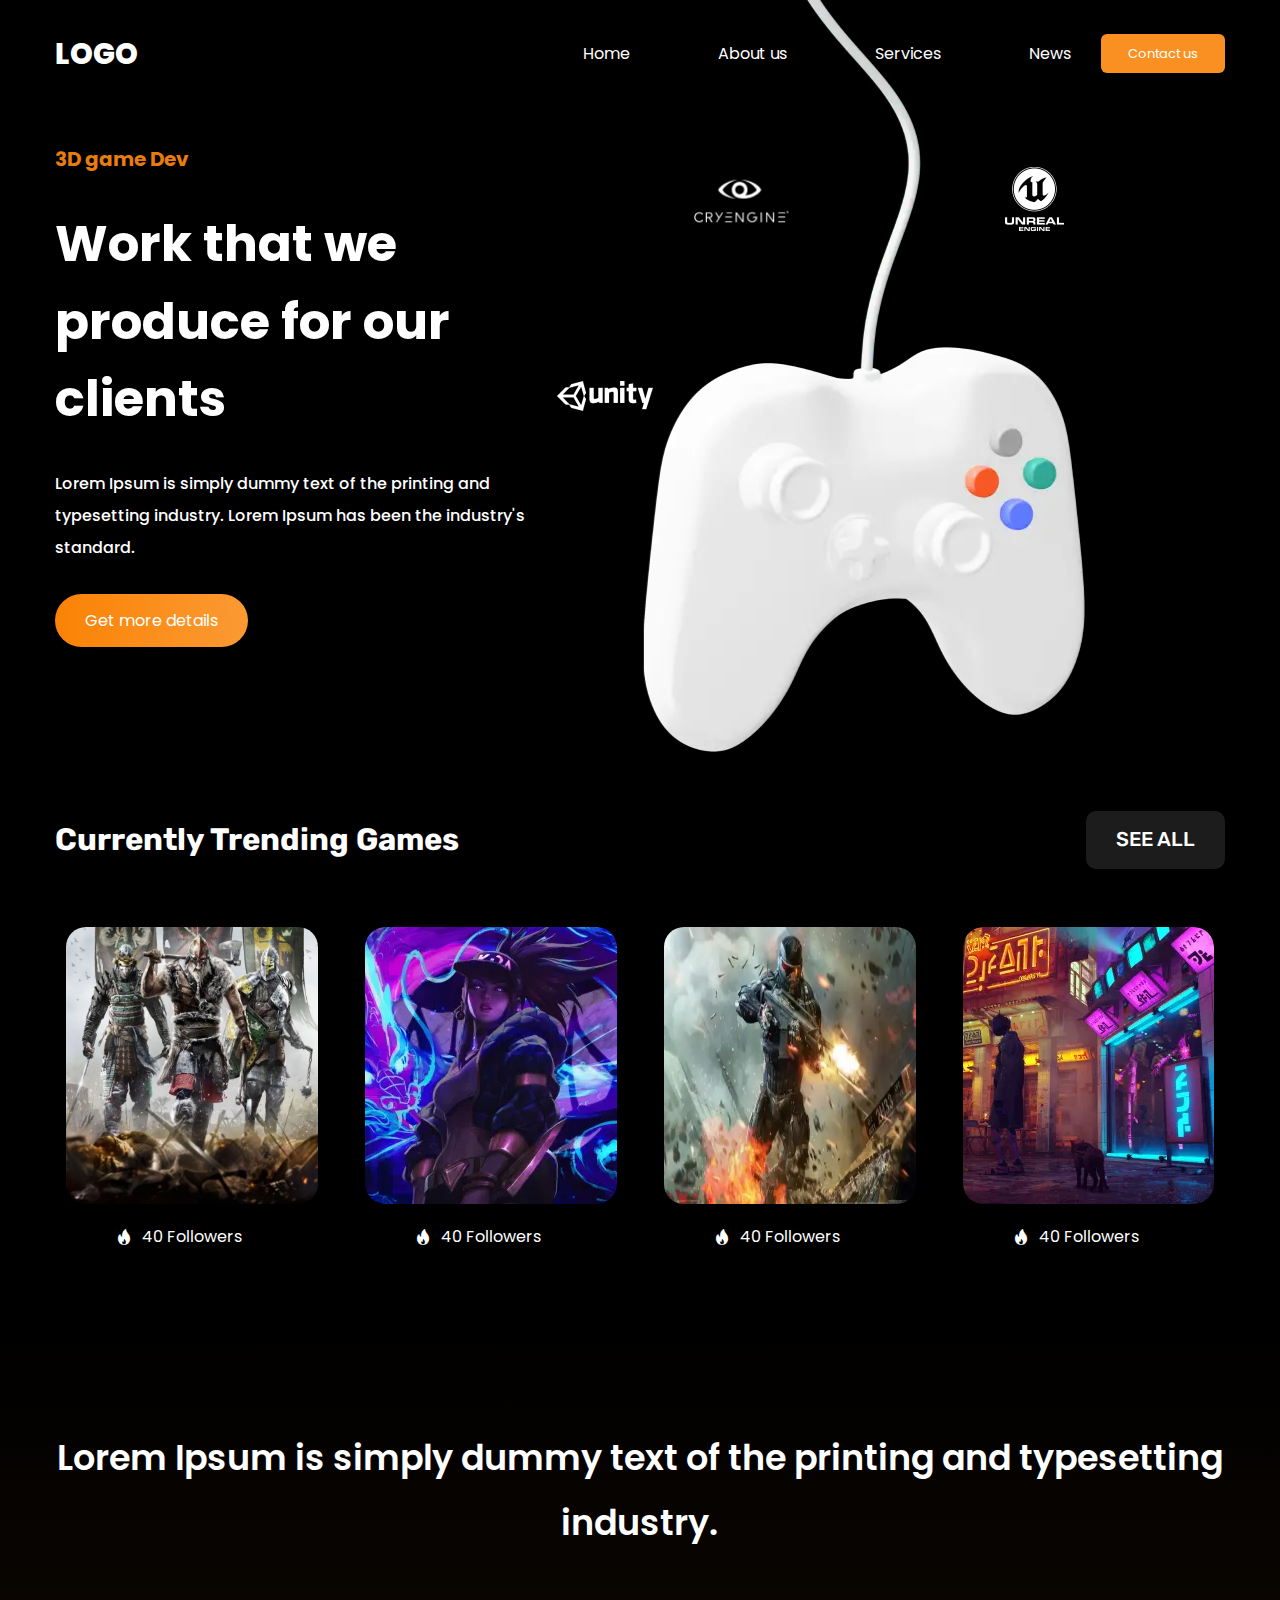
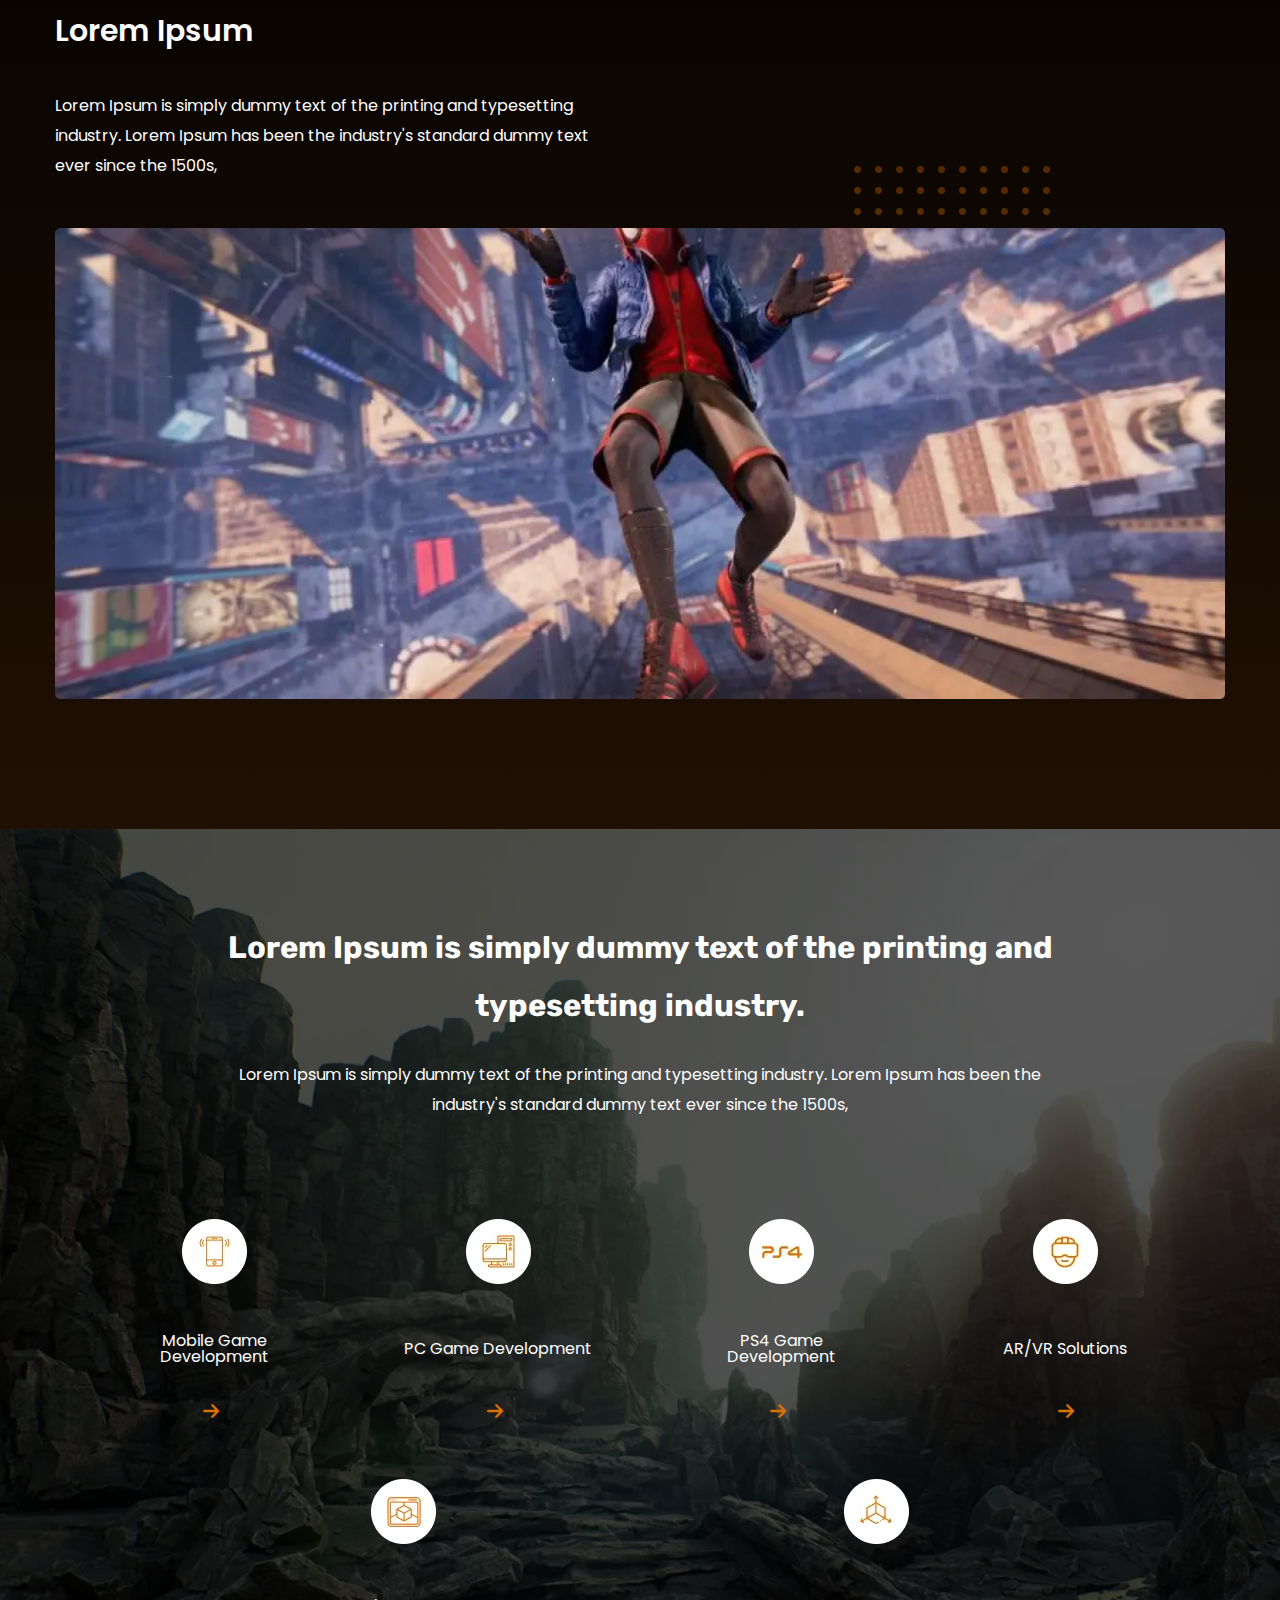
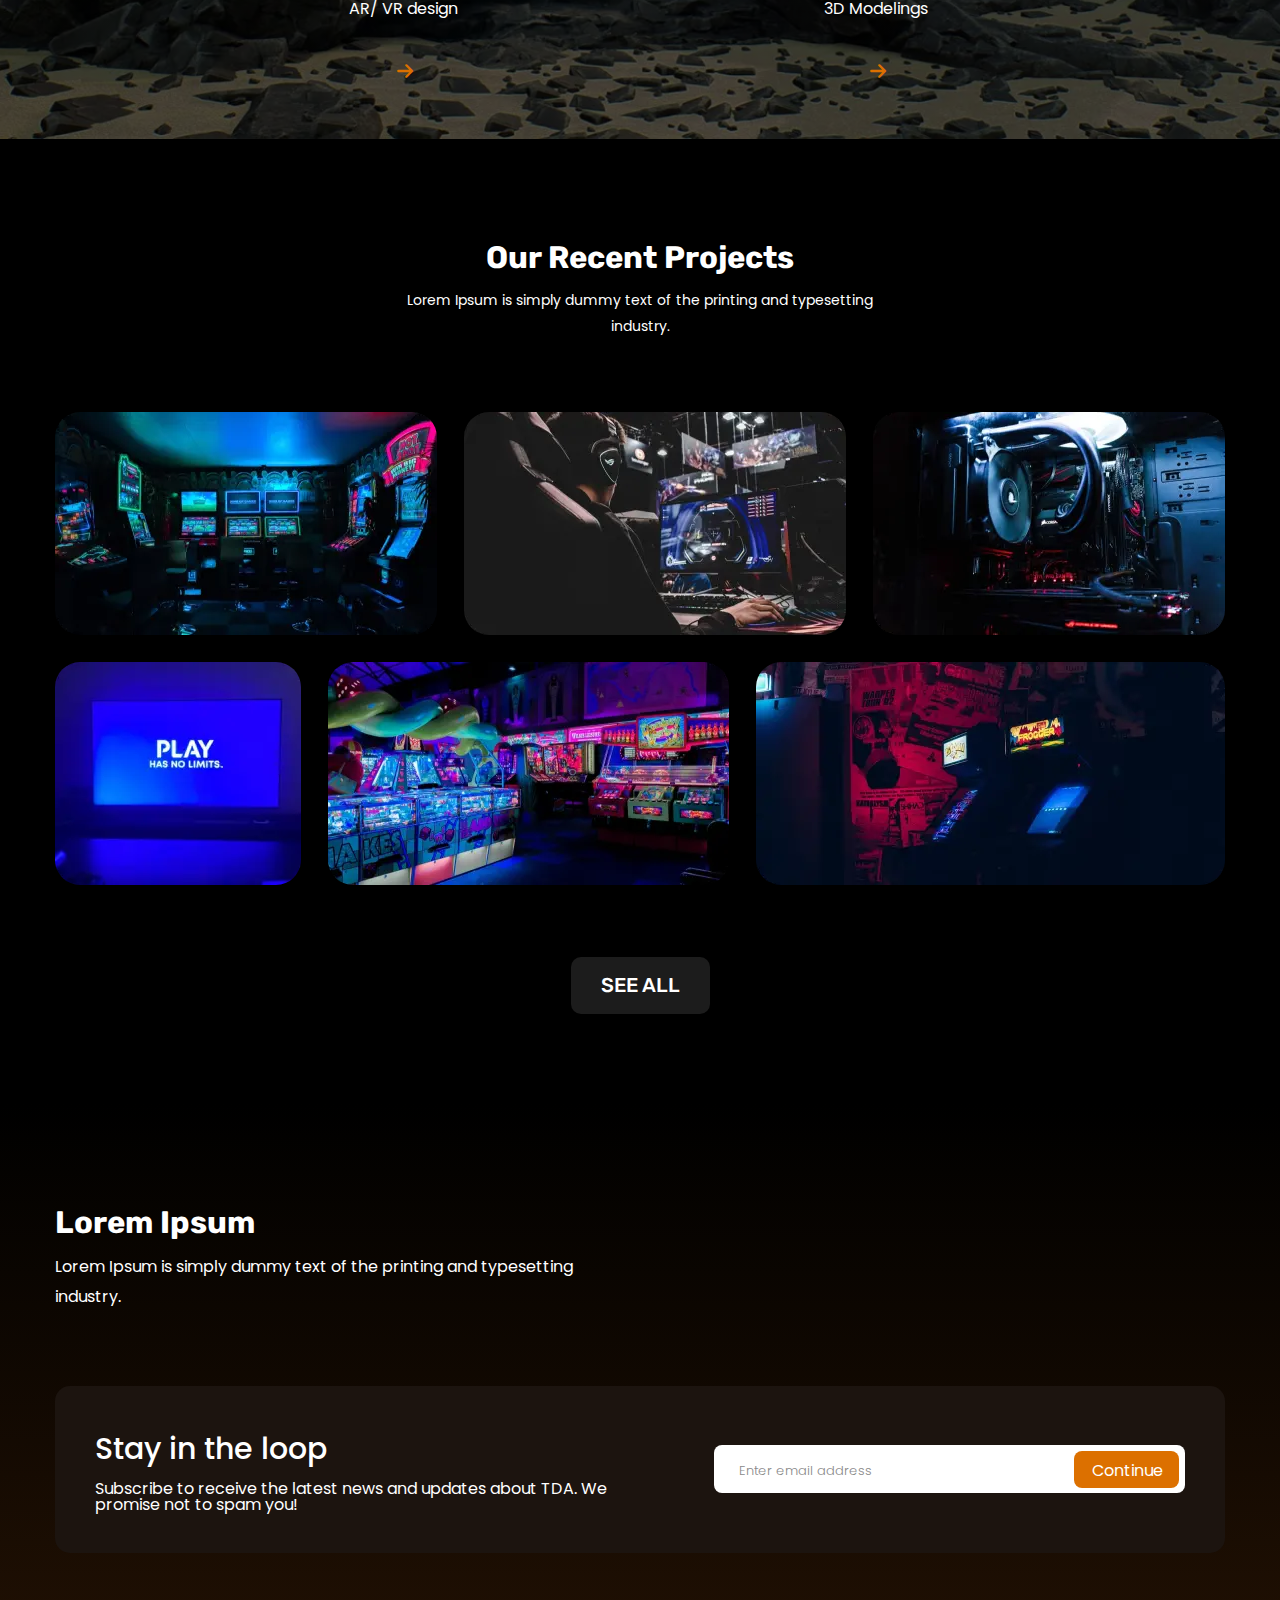
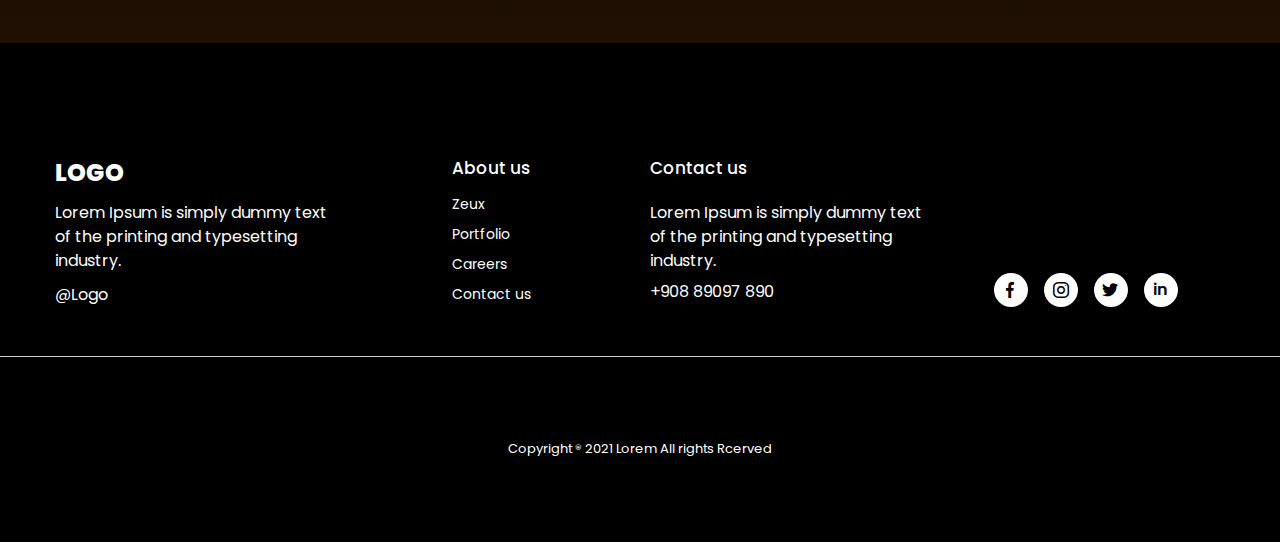
<file: home.html>
<!DOCTYPE html>
<html lang="ru">

<head>
	<title>Главная</title>
	<meta charset="UTF-8">
	<meta name="format-detection" content="telephone=no">
	<link rel="stylesheet" href="css/style.min.css?_v=20230118104243">
	<link rel="shortcut icon" href="favicon.ico">
	<meta name="viewport" content="width=device-width, initial-scale=1.0">
</head>

<body>
	<div class="wrapper">
		<header class="header">
			<div class="header__container">
				<div class="header__logo">
					<a href="home.html">logo</a>
				</div>
				<div class="header__menu menu">
					<nav class="menu__body">
						<ul class="menu__list">
							<li class="menu__item"><a href="home.html" class="menu__link">Home</a></li>
							<li class="menu__item"><a href="about.html" class="menu__link">About us</a></li>
							<li class="menu__item"><a href="services.html" class="menu__link">Services</a></li>
							<li class="menu__item"><a href="news.html" class="menu__link">News</a></li>
						</ul>
					</nav>
				</div>
				<div class="header__contact"><a href="contact.html">Contact us</a></div>
				<button type="button" class="menu__icon icon-menu"><span></span></button>
			</div>
		</header>
		<main class="mainpage">
			<section class="dgame">
				<div class="dgame__container">
					<div class="dgame__column">
						<div class="dgame__subtitle">3D game Dev</div>
						<div class="dgame__title">
							<h2>Work that we produce for our clients</h2>
						</div>
						<div class="dgame__text">Lorem Ipsum is simply dummy text of the printing and typesetting industry. Lorem Ipsum has been the industry's standard.</div>
						<button type="button" class="dgame__button button">Get more details</button>
					</div>
					<div class="dgame__column">
						<div class="dgame__image">
							<picture><source srcset="img/dgame/stick.webp" type="image/webp"><img class="dgame__stick" src="img/dgame/stick.png" alt=""></picture>
							<div class="dgame__engine">
								<picture><source srcset="img/dgame/cry.webp" type="image/webp"><img class="dgame__cry" src="img/dgame/cry.png" alt=""></picture>
								<picture><source srcset="img/dgame/unity.webp" type="image/webp"><img class="dgame__unity" src="img/dgame/unity.png" alt=""></picture>
								<picture><source srcset="img/dgame/unreal.webp" type="image/webp"><img class="dgame__unreal" src="img/dgame/unreal.png" alt=""></picture>
							</div>
						</div>
					</div>
				</div>
			</section>
			<section class="trending">
				<div class="trending__container">
					<div class="trending__row">
						<div class="trending__title title">
							<h2>Currently Trending Games</h2>
						</div>
						<a href="" class="trending__see see">SEE ALL</a>
					</div>
					<div class="trending__items">
						<div class="trending__item">
							<picture><source srcset="img/trending/01.webp" type="image/webp"><img src="img/trending/01.jpg" alt=""></picture>
							<div class="trending__followers _icon-fire">40 Followers</div>
						</div>
						<div class="trending__item">
							<picture><source srcset="img/trending/02.webp" type="image/webp"><img src="img/trending/02.png" alt=""></picture>
							<div class="trending__followers _icon-fire">40 Followers</div>
						</div>
						<div class="trending__item">
							<picture><source srcset="img/trending/03.webp" type="image/webp"><img src="img/trending/03.jpg" alt=""></picture>
							<div class="trending__followers _icon-fire">40 Followers</div>
						</div>
						<div class="trending__item">
							<picture><source srcset="img/trending/04.webp" type="image/webp"><img src="img/trending/04.png" alt=""></picture>
							<div class="trending__followers _icon-fire">40 Followers</div>
						</div>
					</div>
				</div>
			</section>
			<section class="spider">
				<div class="spider__container">
					<div class="spider__title">
						<h2>Lorem Ipsum is simply dummy text of the printing and typesetting industry.</h2>
					</div>
					<div class="spider__info">
						<div class="spider__subtitle">Lorem Ipsum</div>
						<div class="spider__text">Lorem Ipsum is simply dummy text of the printing and typesetting industry. Lorem Ipsum has been the industry's standard dummy text ever since the 1500s,</div>
					</div>
					<div class="spider__image">
						<picture><source srcset="img/spider/spider.webp" type="image/webp"><img src="img/spider/spider.png" alt=""></picture>
					</div>
				</div>
			</section>
			<section class="dummy">
				<div class="dummy__container">
					<div class="dummy__title title">
						<h2>Lorem Ipsum is simply dummy text of the printing and typesetting industry.</h2>
					</div>
					<div class="dummy__text">Lorem Ipsum is simply dummy text of the printing and typesetting industry. Lorem Ipsum has been the industry's standard dummy text ever since the 1500s,</div>
					<div class="dummy__items">
						<div class="dummy__item">
							<picture><source srcset="img/dummy/01.webp" type="image/webp"><img src="img/dummy/01.png" alt=""></picture>
							<a href="" class="dummy__link _icon-arrow">Mobile Game Development</a>
						</div>
						<div class="dummy__item">
							<picture><source srcset="img/dummy/02.webp" type="image/webp"><img src="img/dummy/02.png" alt=""></picture>
							<a href="" class="dummy__link _icon-arrow">PC Game Development</a>
						</div>
						<div class="dummy__item">
							<picture><source srcset="img/dummy/03.webp" type="image/webp"><img src="img/dummy/03.png" alt=""></picture>
							<a href="" class="dummy__link _icon-arrow">PS4 Game Development</a>
						</div>
						<div class="dummy__item">
							<picture><source srcset="img/dummy/04.webp" type="image/webp"><img src="img/dummy/04.png" alt=""></picture>
							<a href="" class="dummy__link _icon-arrow">AR/VR Solutions</a>
						</div>
						<div class="dummy__item">
							<picture><source srcset="img/dummy/05.webp" type="image/webp"><img src="img/dummy/05.png" alt=""></picture>
							<a href="" class="dummy__link _icon-arrow">AR/ VR design</a>
						</div>
						<div class="dummy__item">
							<picture><source srcset="img/dummy/06.webp" type="image/webp"><img src="img/dummy/06.png" alt=""></picture>
							<a href="" class="dummy__link _icon-arrow">3D Modelings</a>
						</div>
					</div>
				</div>
			</section>
			<section class="recent">
				<div class="recent__container">
					<div class="recent__title title">
						<h2>Our Recent Projects</h2>
					</div>
					<div class="recent__text">Lorem Ipsum is simply dummy text of the printing and typesetting industry. </div>
					<div class="recent__items">
						<div class="recent__item">
							<picture><source srcset="img/recent/01.webp" type="image/webp"><img src="img/recent/01.jpg" alt=""></picture>
						</div>
						<div class="recent__item">
							<picture><source srcset="img/recent/02.webp" type="image/webp"><img src="img/recent/02.jpg" alt=""></picture>
						</div>
						<div class="recent__item">
							<picture><source srcset="img/recent/03.webp" type="image/webp"><img src="img/recent/03.jpg" alt=""></picture>
						</div>
						<div class="recent__item">
							<picture><source srcset="img/recent/04.webp" type="image/webp"><img src="img/recent/04.jpg" alt=""></picture>
						</div>
						<div class="recent__item">
							<picture><source srcset="img/recent/05.webp" type="image/webp"><img src="img/recent/05.jpg" alt=""></picture>
						</div>
						<div class="recent__item">
							<picture><source srcset="img/recent/06.webp" type="image/webp"><img src="img/recent/06.jpg" alt=""></picture>
						</div>
					</div>
					<a href="" class="recent__see see">SEE ALL</a>
				</div>
			</section>
			<section class="lorem">
				<div class="lorem__container">
					<div class="lorem__title title">
						<h2>Lorem Ipsum</h2>
					</div>
					<div class="lorem__text">Lorem Ipsum is simply dummy text of the printing and typesetting industry. </div>
					<div class="lorem__block block-lorem">
						<div class="lorem__info">
							<div class="block-lorem__title">Stay in the loop</div>
							<div class="block-lorem__text">Subscribe to receive the latest news and updates about TDA. We promise not to spam you!</div>
						</div>
						<form class="block-lorem__form form-block-lorem">
							<div class="block-lorem__input">
								<input autocomplete="off" type="email" name="form[]" data-error="Error" data-required placeholder="Enter email address" class="input">
							</div>
							<button type="submit" class="block-lorem__button button">Continue</button>
						</form>
					</div>
				</div>
			</section>
		</main>
		<footer class="footer">
			<div class="footer__container">
				<div class="footer__column">
					<div class="footer__info">
						<div class="footer__logo">LOGO</div>
						<div class="footer__text">Lorem Ipsum is simply dummy text of the printing and typesetting industry. </div>
						<div class="footer__mail">@Logo</div>
					</div>
					<div class="footer__about">
						<a href="" class="footer__title">About us</a>
						<div class="footer__items">
							<a href="" class="footer__link">Zeux</a>
							<a href="" class="footer__link">Portfolio</a>
							<a href="" class="footer__link">Careers</a>
							<a href="" class="footer__link">Contact us</a>
						</div>
					</div>
					<div class="footer__contact">
						<a href="" class="footer__title">Contact us</a>
						<div class="footer__items">
							<div class="footer__text">Lorem Ipsum is simply dummy text of the printing and typesetting industry. </div>
							<a href="tel:+90889097890" class="footer__phone">+908 89097 890</a>
						</div>
					</div>
					<div class="footer__social">
						<div class="footer__facebook _icon-facebook"></div>
						<div class="footer__instagram _icon-instagram"></div>
						<div class="footer__twitter _icon-twitter"></div>
						<div class="footer__in"></div>
					</div>
				</div>
				<div class="footer__center">
					<div class="footer__copy">Copyright ® 2021 Lorem All rights Rcerved</div>
				</div>
			</div>
		</footer>
	</div>
	<script src="js/app.min.js?_v=20230118104243"></script>
</body>

</html>
</file>
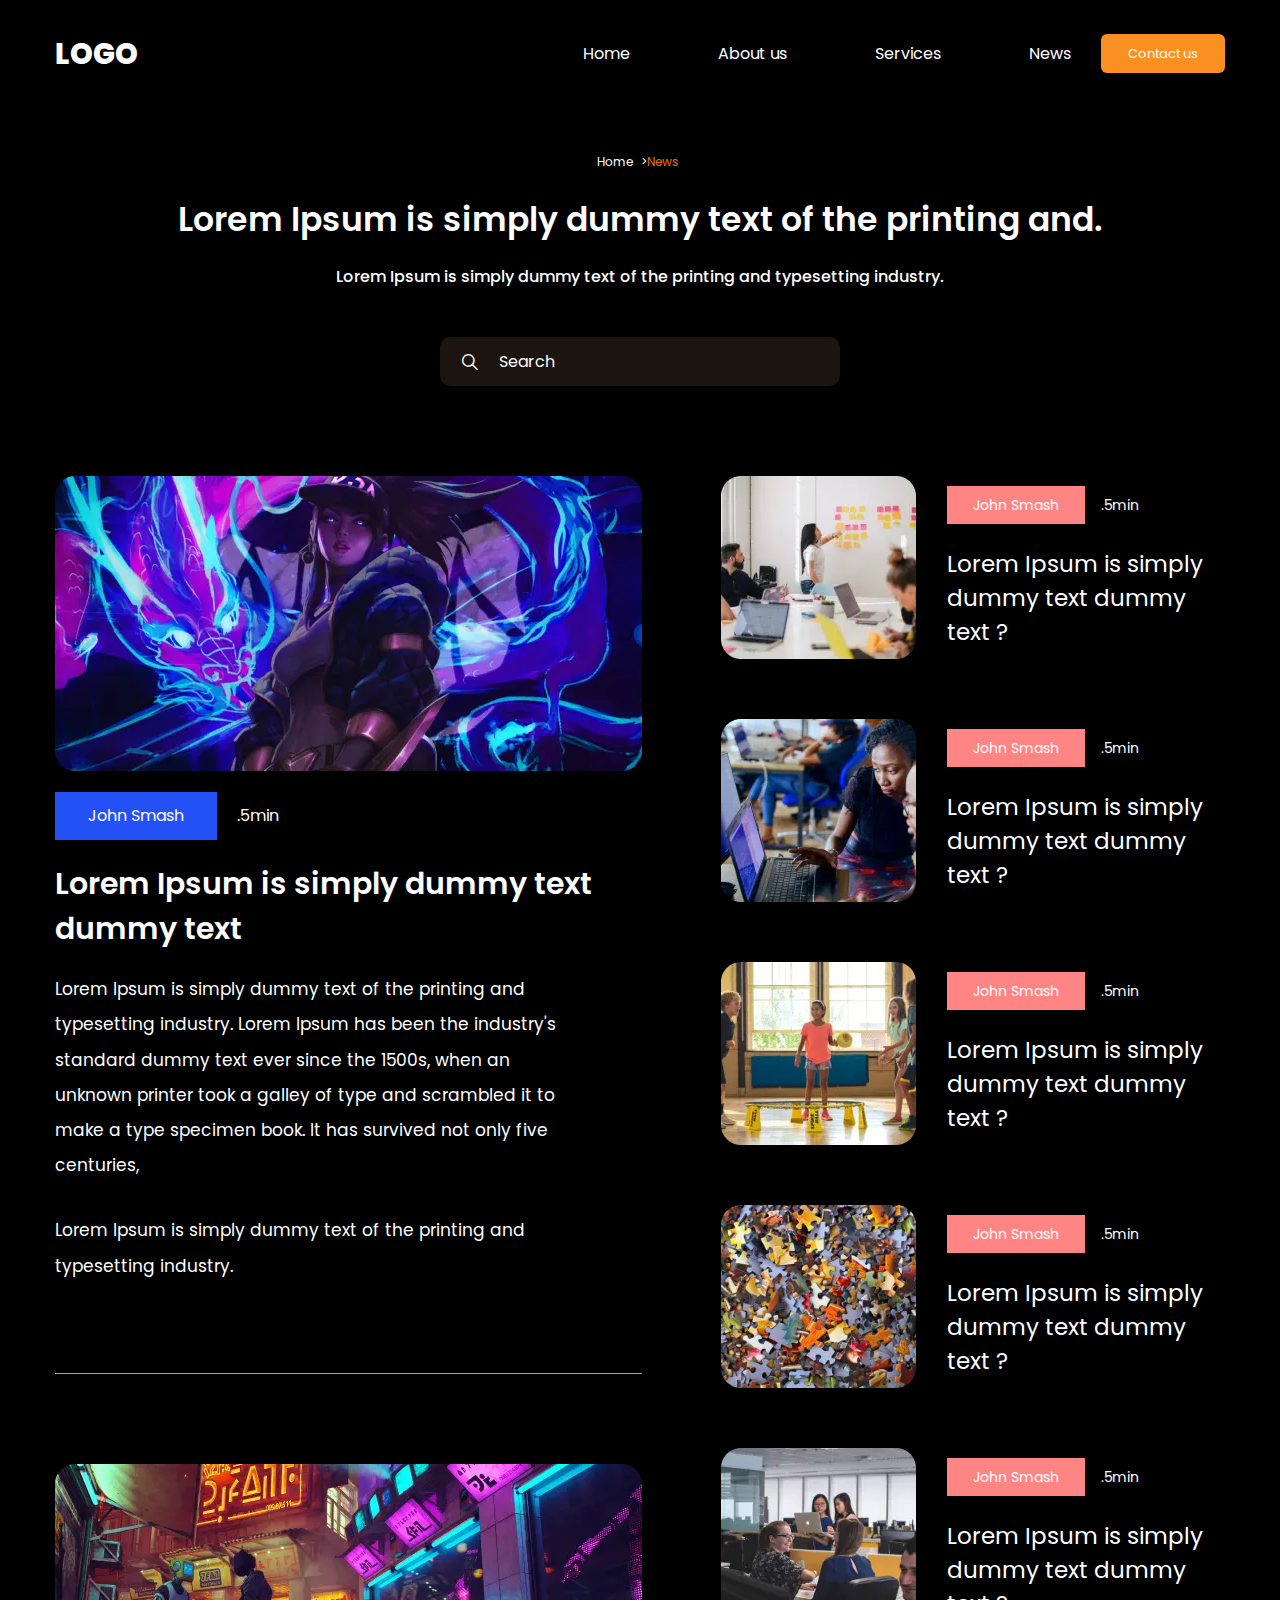
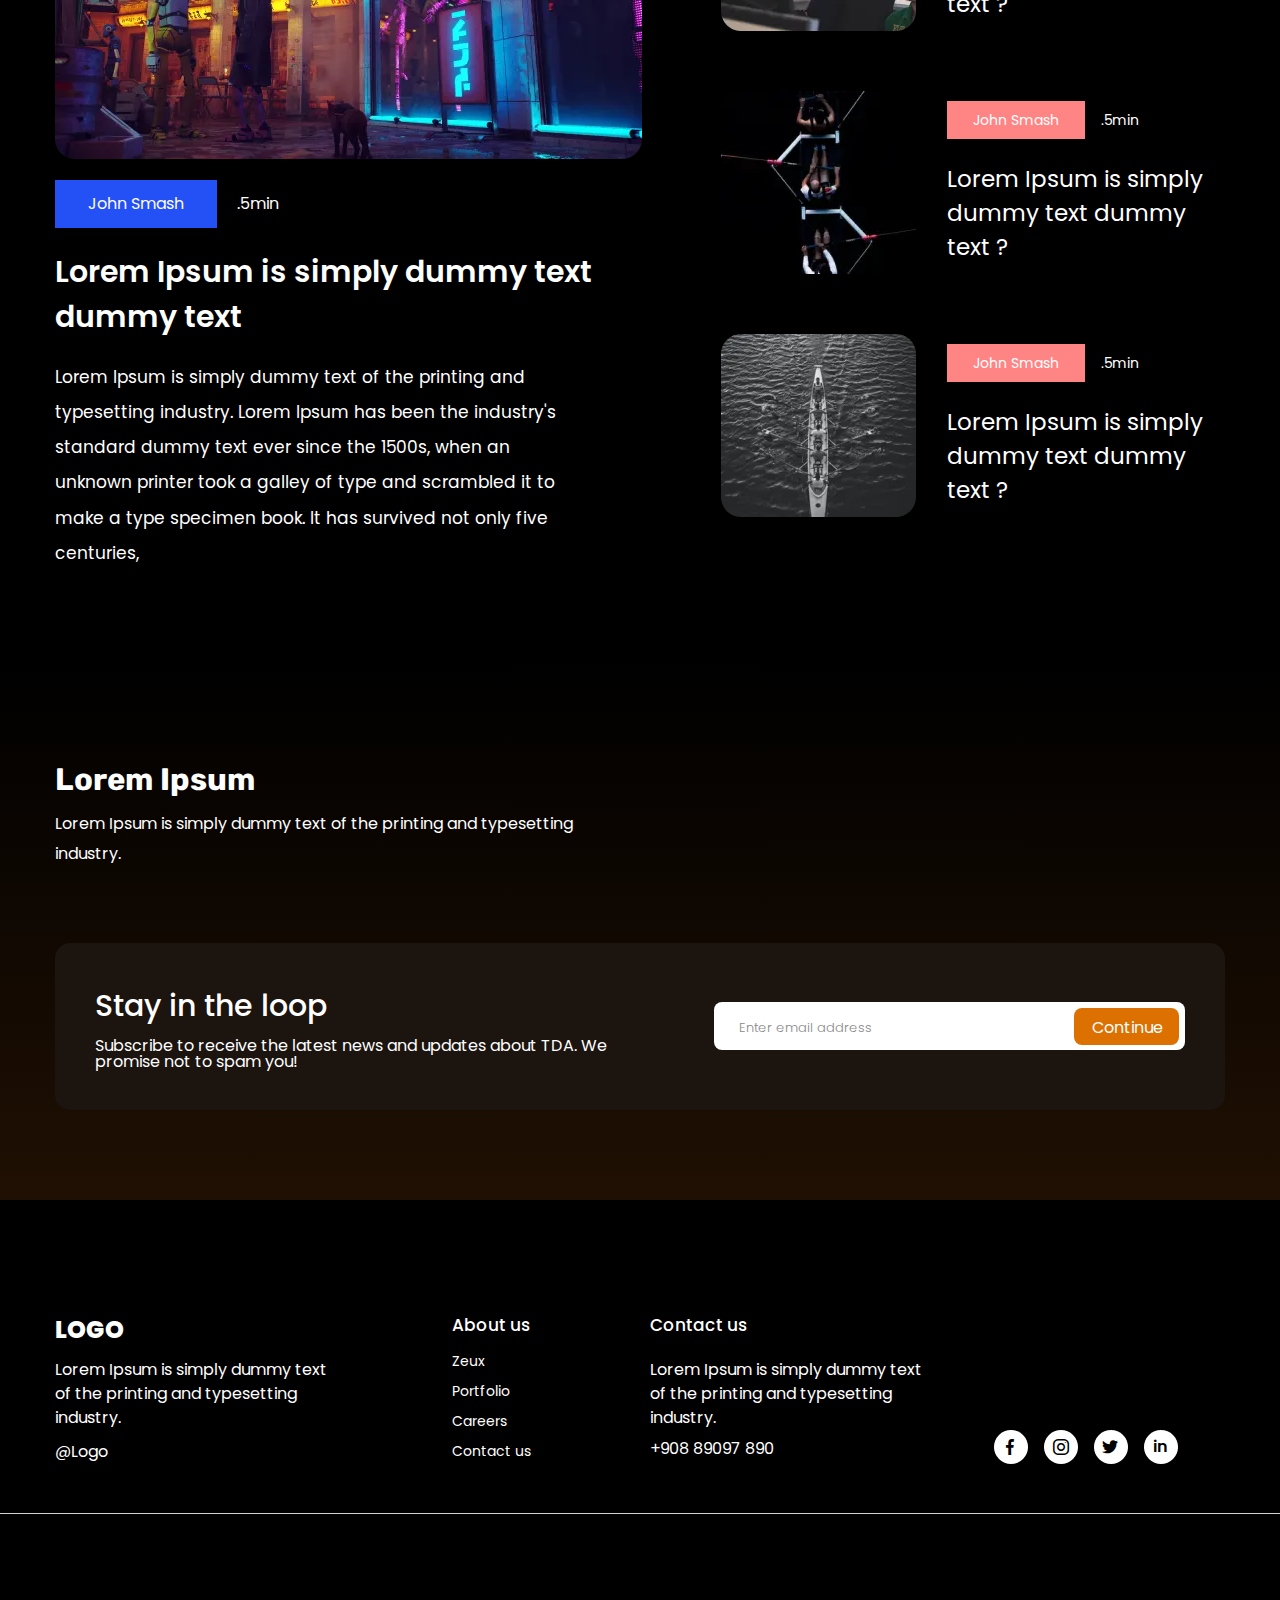
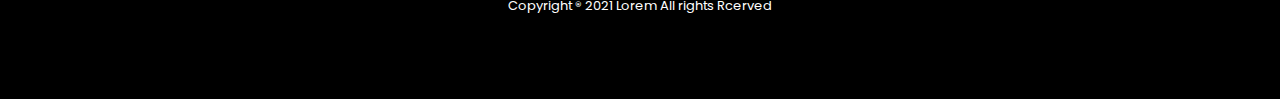
<file: news.html>
<!DOCTYPE html>
<html lang="ru">

<head>
	<title>Главная</title>
	<meta charset="UTF-8">
	<meta name="format-detection" content="telephone=no">
	<link rel="stylesheet" href="css/style.min.css">
	<meta name="viewport" content="width=device-width, initial-scale=1.0">
</head>

<body>
	<div class="wrapper">
		<header class="header">
			<div class="header__container">
				<div class="header__logo">
					<a href="index.html">logo</a>
				</div>
				<div class="header__menu menu">
					<nav class="menu__body">
						<ul class="menu__list">
							<li class="menu__item"><a href="index.html" class="menu__link">Home</a></li>
							<li class="menu__item"><a href="about.html" class="menu__link">About us</a></li>
							<li class="menu__item"><a href="services.html" class="menu__link">Services</a></li>
							<li class="menu__item"><a href="news.html" class="menu__link">News</a></li>
						</ul>
					</nav>
				</div>
				<div class="header__contact"><a href="contact.html">Contact us</a></div>
				<button type="button" class="menu__icon icon-menu"><span></span></button>
			</div>
		</header>
		<main class="mainpage">
			<section class="news">
				<div class="news__container">
					<div class="table__navigation navigation">
						<a href="index.html">Home</a>
						<a href="news.html">><span>News</span></a>
					</div>
					<div class="table__title">
						<h2>Lorem Ipsum is simply dummy text of the printing and.</h2>
					</div>
					<div class="table__subtitle">Lorem Ipsum is simply dummy text of the printing and typesetting industry.</div>
					<div class="news__search search-news">
						<form action="#" class="search-news__header">
							<button type="submit" class="search-news__button _icon-search"></button>
							<input autocomplete="off" type="text" name="form[]" data-error="Ошибка" placeholder="Search" class="search-news__input">
						</form>
					</div>
					<div class="news__block">
						<div class="news__column-big">
							<div class="news__items">
								<div class="news__item item-news">
									<picture><source srcset="img/news/girl.webp" type="image/webp"><img class="item-news__image" src="img/news/girl.png" alt=""></picture>
									<div class="item-news__info">
										<div class="item-news__author">John Smash</div>
										<div class="item-news__time">.5min</div>
									</div>
									<div class="item-news__title">Lorem Ipsum is simply dummy text dummy text </div>
									<div class="item-news__text">Lorem Ipsum is simply dummy text of the printing and typesetting industry. Lorem Ipsum has been the industry's standard dummy text ever since the 1500s, when an unknown printer took a galley of type and scrambled it to make a type specimen book. It has survived not only five centuries,<span>Lorem Ipsum is simply dummy text of the printing and typesetting industry.</span></div>
								</div>
								<div class="news__item item-news">
									<picture><source srcset="img/news/stray.webp" type="image/webp"><img class="item-news__image" src="img/news/stray.png" alt=""></picture>
									<div class="item-news__info">
										<div class="item-news__author">John Smash</div>
										<div class="item-news__time">.5min</div>
									</div>
									<div class="item-news__title">Lorem Ipsum is simply dummy text dummy text </div>
									<div class="item-news__text">Lorem Ipsum is simply dummy text of the printing and typesetting industry. Lorem Ipsum has been the industry's standard dummy text ever since the 1500s, when an unknown printer took a galley of type and scrambled it to make a type specimen book. It has survived not only five centuries,</div>
								</div>
							</div>
						</div>
						<div class="news__column-small">
							<div class="news__card card-news">
								<div class="card-news__item">
									<picture><source srcset="img/news/work.webp" type="image/webp"><img class="card-news__image" src="img/news/work.png" alt=""></picture>
									<div class="card-news__info">
										<div class="card-news__author">
											<div class="card-news__name">John Smash</div>
											<div class="card-news__time">.5min</div>
										</div>
										<div class="card-news__title">Lorem Ipsum is simply dummy text dummy text ?</div>
									</div>
								</div>
								<div class="card-news__item">
									<picture><source srcset="img/news/women.webp" type="image/webp"><img class="card-news__image" src="img/news/women.png" alt=""></picture>
									<div class="card-news__info">
										<div class="card-news__author">
											<div class="card-news__name">John Smash</div>
											<div class="card-news__time">.5min</div>
										</div>
										<div class="card-news__title">Lorem Ipsum is simply dummy text dummy text ?</div>
									</div>
								</div>
								<div class="card-news__item">
									<picture><source srcset="img/news/child.webp" type="image/webp"><img class="card-news__image" src="img/news/child.png" alt=""></picture>
									<div class="card-news__info">
										<div class="card-news__author">
											<div class="card-news__name">John Smash</div>
											<div class="card-news__time">.5min</div>
										</div>
										<div class="card-news__title">Lorem Ipsum is simply dummy text dummy text ?</div>
									</div>
								</div>
								<div class="card-news__item">
									<picture><source srcset="img/news/puzzle.webp" type="image/webp"><img class="card-news__image" src="img/news/puzzle.png" alt=""></picture>
									<div class="card-news__info">
										<div class="card-news__author">
											<div class="card-news__name">John Smash</div>
											<div class="card-news__time">.5min</div>
										</div>
										<div class="card-news__title">Lorem Ipsum is simply dummy text dummy text ?</div>
									</div>
								</div>
								<div class="card-news__item">
									<picture><source srcset="img/news/people.webp" type="image/webp"><img class="card-news__image" src="img/news/people.png" alt=""></picture>
									<div class="card-news__info">
										<div class="card-news__author">
											<div class="card-news__name">John Smash</div>
											<div class="card-news__time">.5min</div>
										</div>
										<div class="card-news__title">Lorem Ipsum is simply dummy text dummy text ?</div>
									</div>
								</div>
								<div class="card-news__item">
									<picture><source srcset="img/news/boat.webp" type="image/webp"><img class="card-news__image" src="img/news/boat.png" alt=""></picture>
									<div class="card-news__info">
										<div class="card-news__author">
											<div class="card-news__name">John Smash</div>
											<div class="card-news__time">.5min</div>
										</div>
										<div class="card-news__title">Lorem Ipsum is simply dummy text dummy text ?</div>
									</div>
								</div>
								<div class="card-news__item">
									<picture><source srcset="img/news/ship.webp" type="image/webp"><img class="card-news__image" src="img/news/ship.png" alt=""></picture>
									<div class="card-news__info">
										<div class="card-news__author">
											<div class="card-news__name">John Smash</div>
											<div class="card-news__time">.5min</div>
										</div>
										<div class="card-news__title">Lorem Ipsum is simply dummy text dummy text ?</div>
									</div>
								</div>
							</div>
						</div>
					</div>
				</div>
			</section>
			<section class="lorem">
				<div class="lorem__container">
					<div class="lorem__title title">
						<h2>Lorem Ipsum</h2>
					</div>
					<div class="lorem__text">Lorem Ipsum is simply dummy text of the printing and typesetting industry. </div>
					<div class="lorem__block block-lorem">
						<div class="lorem__info">
							<div class="block-lorem__title">Stay in the loop</div>
							<div class="block-lorem__text">Subscribe to receive the latest news and updates about TDA. We promise not to spam you!</div>
						</div>
						<form class="block-lorem__form form-block-lorem">
							<div class="block-lorem__input">
								<input autocomplete="off" type="email" name="form[]" data-error="Error" data-required placeholder="Enter email address" class="input">
							</div>
							<button type="submit" class="block-lorem__button button">Continue</button>
						</form>
					</div>
				</div>
			</section>
		</main>
		<footer class="footer">
			<div class="footer__container">
				<div class="footer__column">
					<div class="footer__info">
						<div class="footer__logo">LOGO</div>
						<div class="footer__text">Lorem Ipsum is simply dummy text of the printing and typesetting industry. </div>
						<div class="footer__mail">@Logo</div>
					</div>
					<div class="footer__about">
						<a href="" class="footer__title">About us</a>
						<div class="footer__items">
							<a href="" class="footer__link">Zeux</a>
							<a href="" class="footer__link">Portfolio</a>
							<a href="" class="footer__link">Careers</a>
							<a href="" class="footer__link">Contact us</a>
						</div>
					</div>
					<div class="footer__contact">
						<a href="" class="footer__title">Contact us</a>
						<div class="footer__items">
							<div class="footer__text">Lorem Ipsum is simply dummy text of the printing and typesetting industry. </div>
							<a href="tel:+90889097890" class="footer__phone">+908 89097 890</a>
						</div>
					</div>
					<div class="footer__social">
						<div class="footer__facebook _icon-facebook"></div>
						<div class="footer__instagram _icon-instagram"></div>
						<div class="footer__twitter _icon-twitter"></div>
						<div class="footer__in"></div>
					</div>
				</div>
				<div class="footer__center">
					<div class="footer__copy">Copyright ® 2021 Lorem All rights Rcerved</div>
				</div>
			</div>
		</footer>
	</div>
	<script src="js/app.min.js"></script>
</body>

</html>
</file>
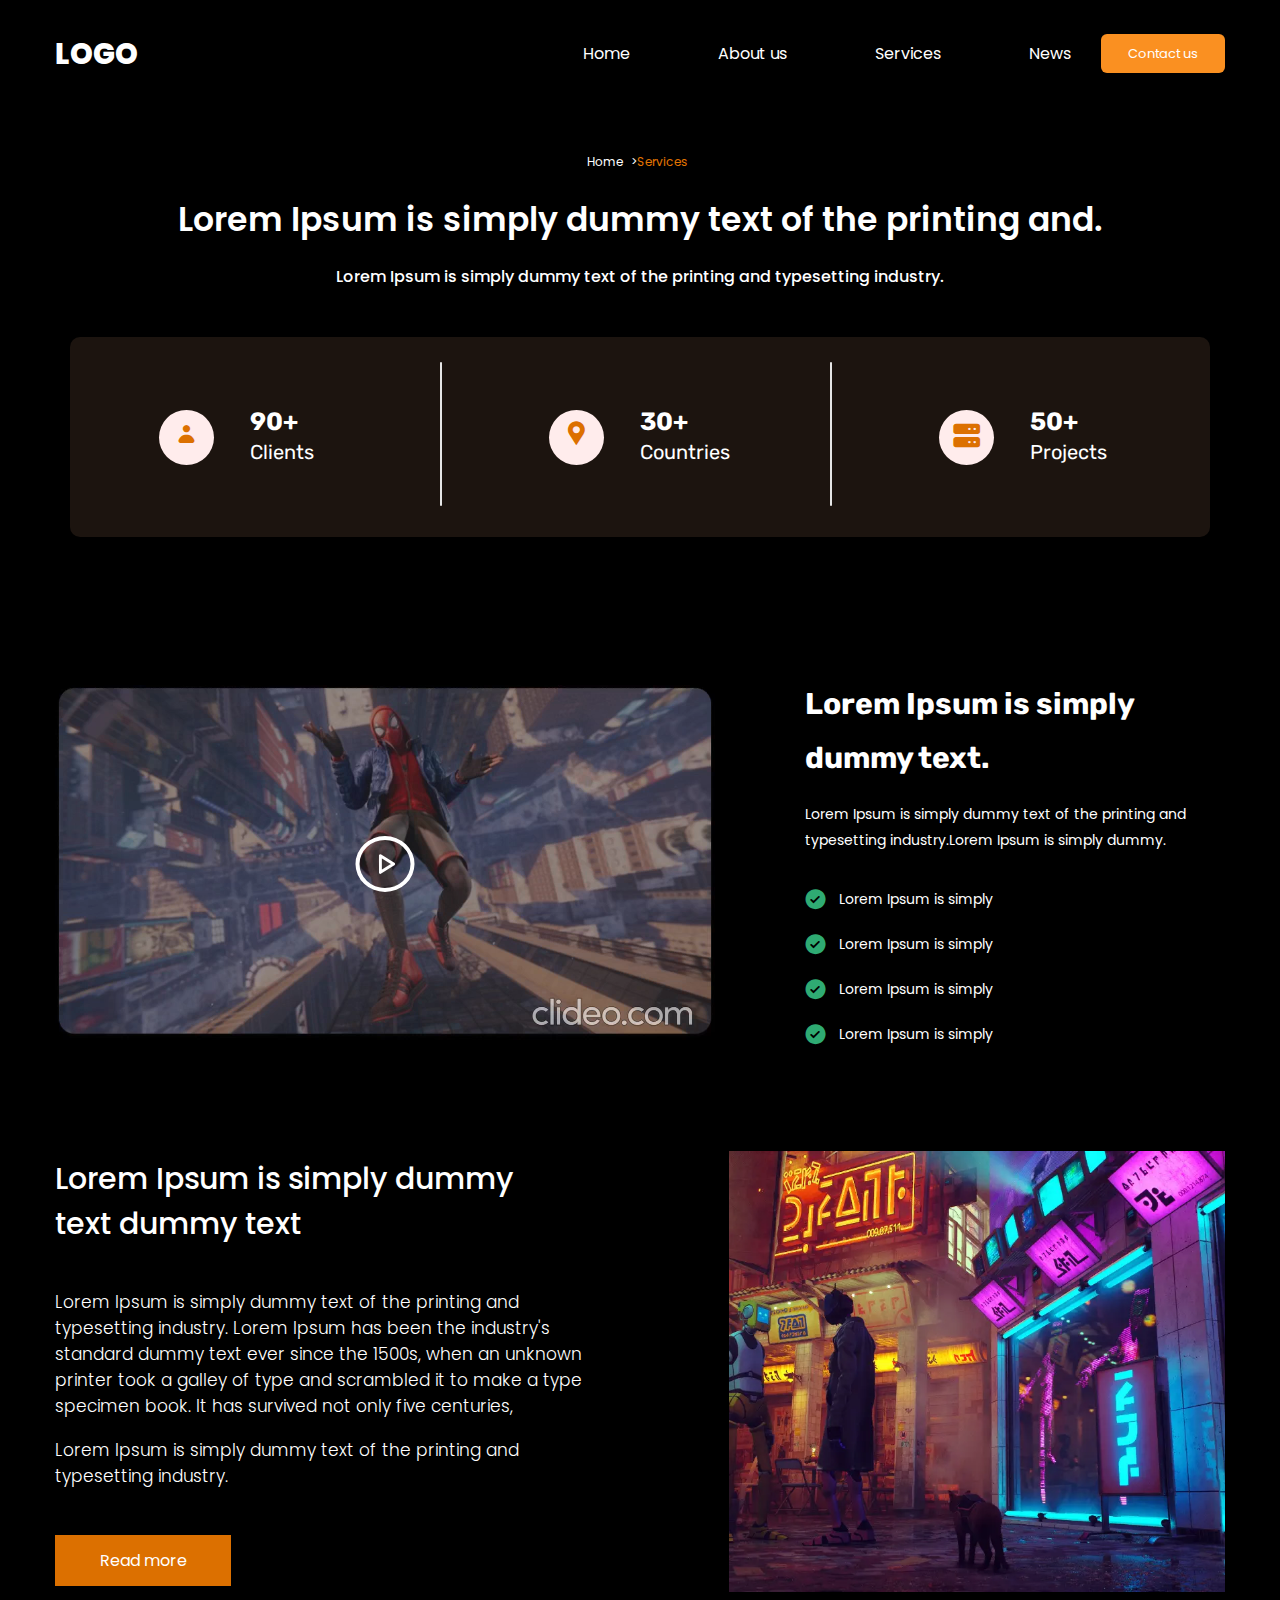
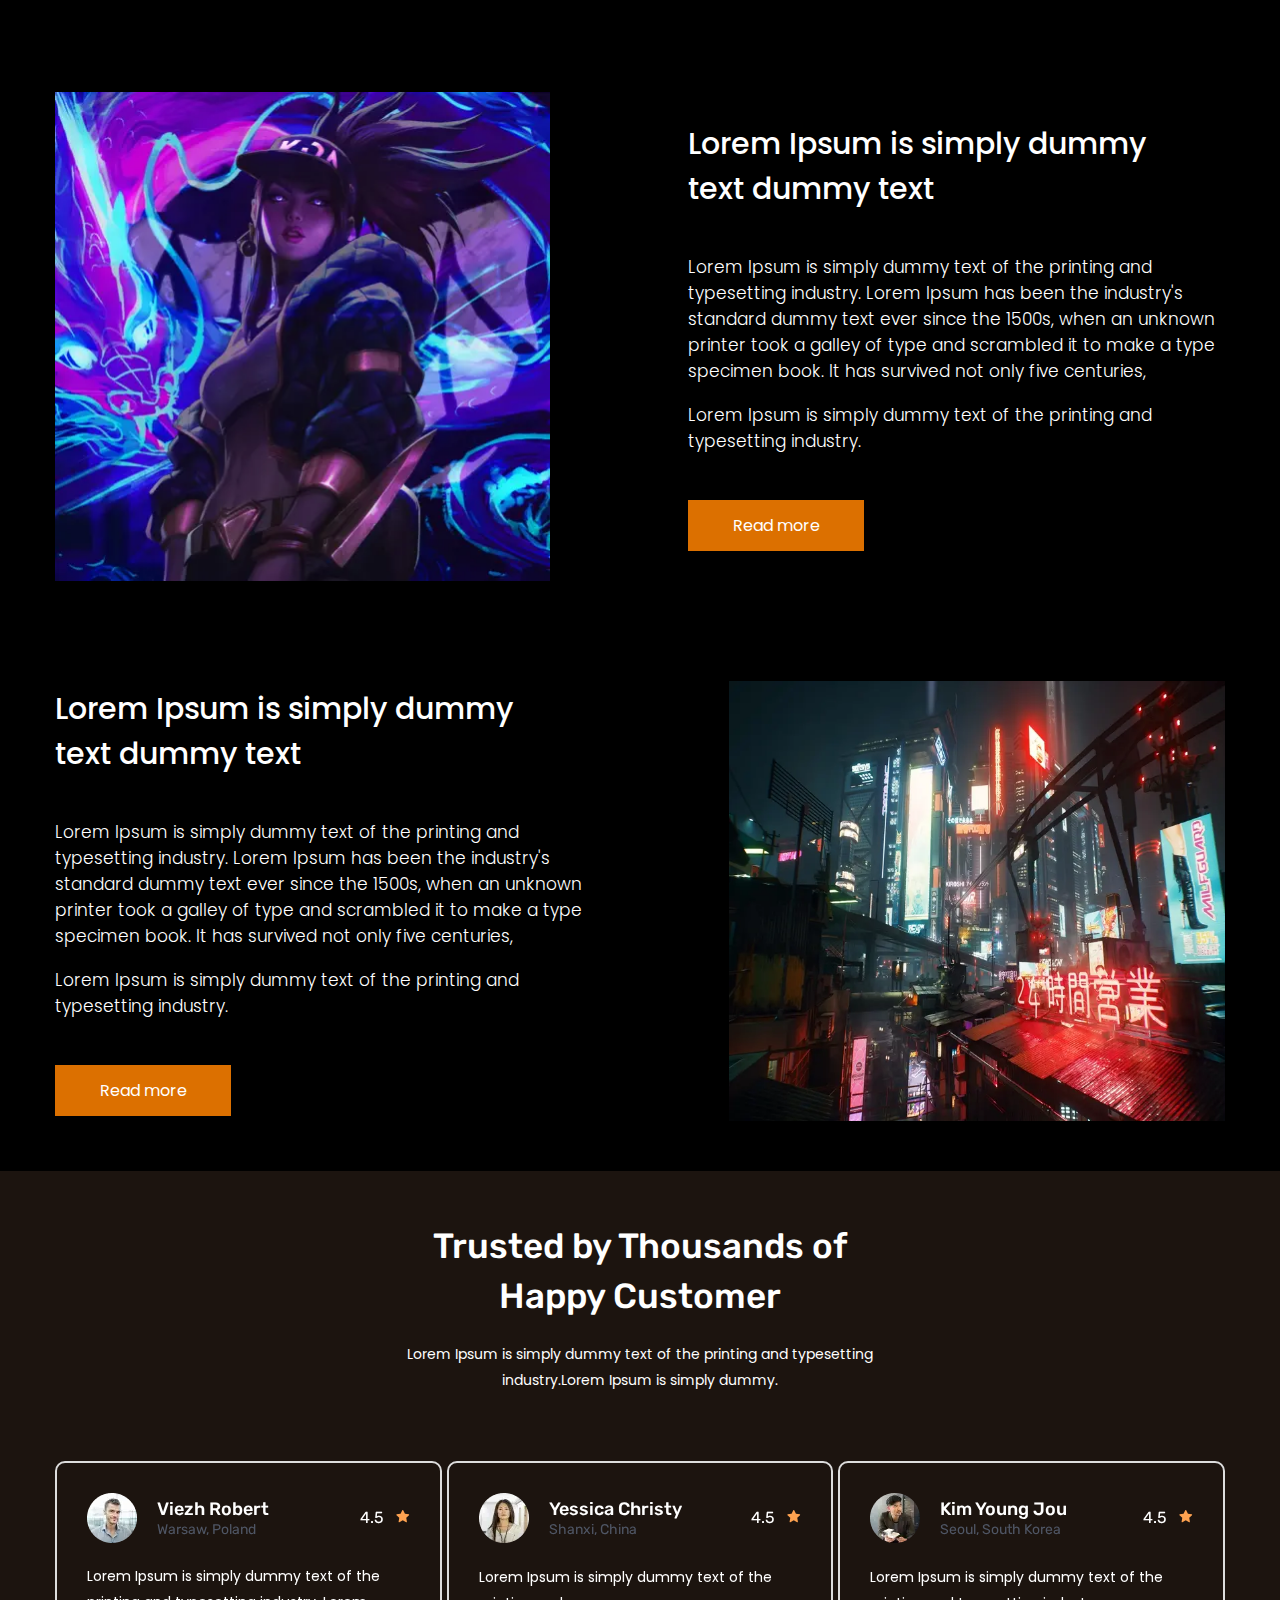
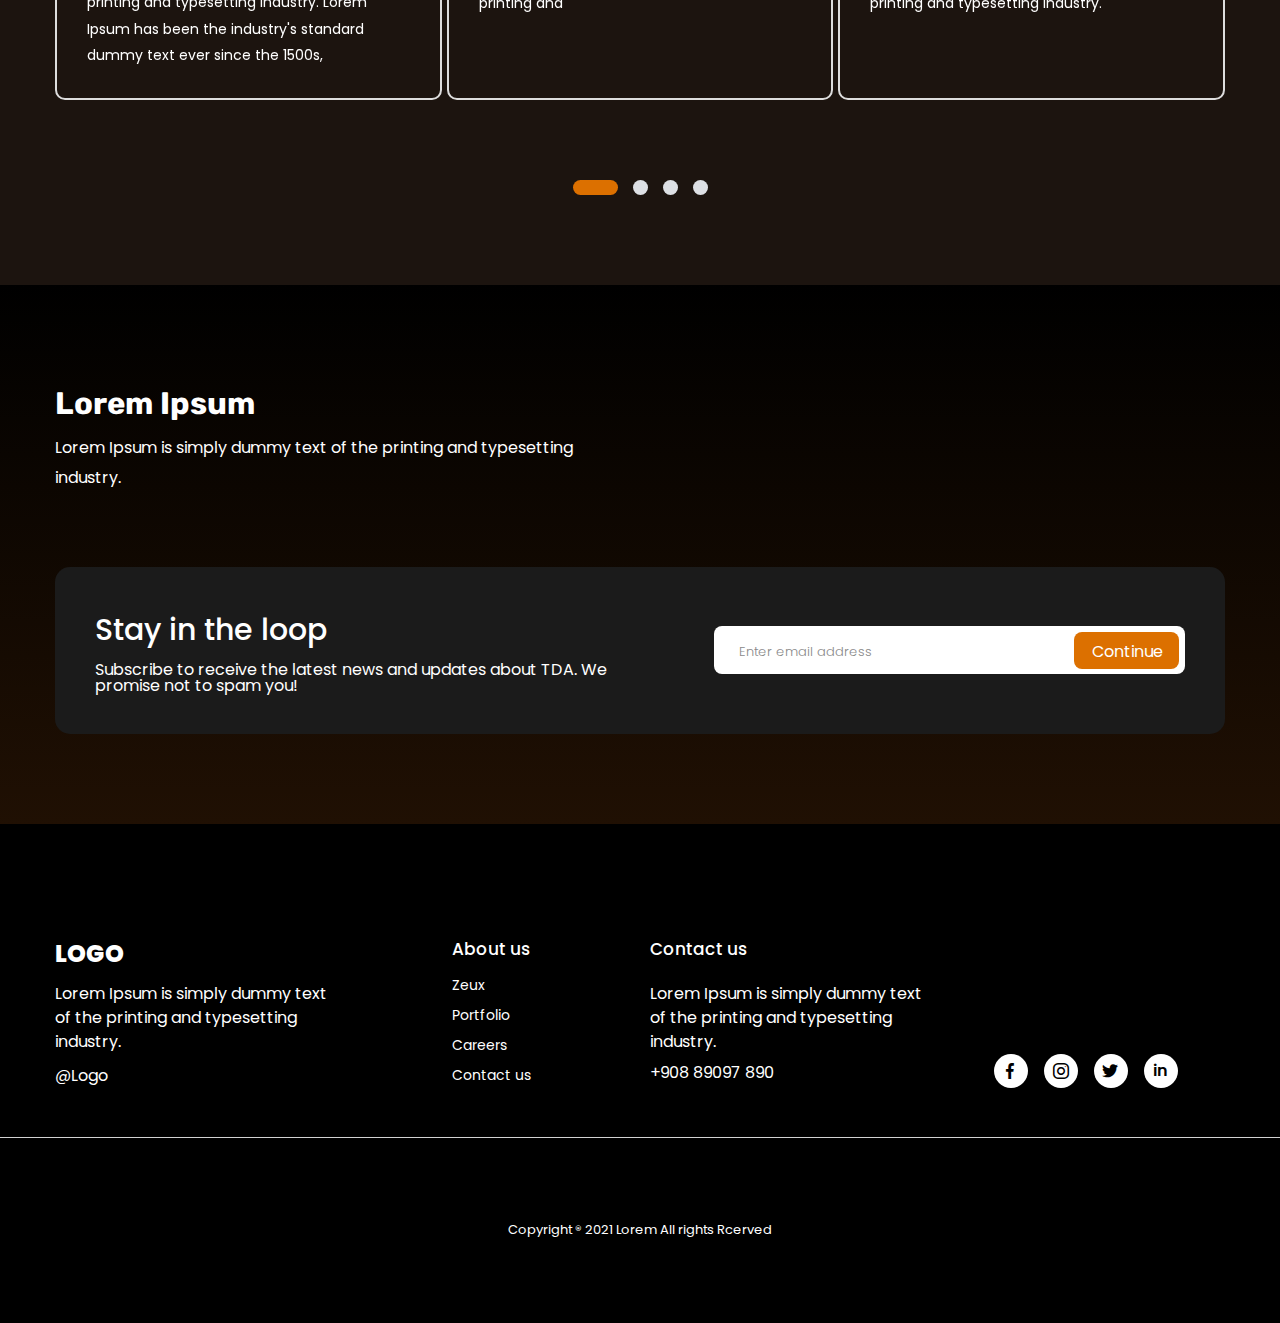
<file: services.html>
<!DOCTYPE html>
<html lang="ru">

<head>
	<title>Главная</title>
	<meta charset="UTF-8">
	<meta name="format-detection" content="telephone=no">
	<link rel="stylesheet" href="css/style.min.css">
	<meta name="viewport" content="width=device-width, initial-scale=1.0">
</head>

<body>
	<div class="wrapper">
		<header class="header">
			<div class="header__container">
				<div class="header__logo">
					<a href="index.html">logo</a>
				</div>
				<div class="header__menu menu">
					<nav class="menu__body">
						<ul class="menu__list">
							<li class="menu__item"><a href="index.html" class="menu__link">Home</a></li>
							<li class="menu__item"><a href="about.html" class="menu__link">About us</a></li>
							<li class="menu__item"><a href="services.html" class="menu__link">Services</a></li>
							<li class="menu__item"><a href="news.html" class="menu__link">News</a></li>
						</ul>
					</nav>
				</div>
				<div class="header__contact"><a href="contact.html">Contact us</a></div>
				<button type="button" class="menu__icon icon-menu"><span></span></button>
			</div>
		</header>
		<main class="mainpage">
			<section class="table">
				<div class="table__container">
					<div class="table__navigation navigation">
						<a href="index.html">Home</a>
						<a href="services.html">><span>Services</span></a>
					</div>
					<div class="table__title">
						<h2>Lorem Ipsum is simply dummy text of the printing and.</h2>
					</div>
					<div class="table__subtitle">Lorem Ipsum is simply dummy text of the printing and typesetting industry. </div>
					<div class="table__items">
						<div class="table__item">
							<div class="table__icon _icon-user"></div>
							<div class="table__info">
								<div class="table__amount">90+</div>
								<div class="table__something">Clients</div>
							</div>
						</div>
						<div class="table__item">
							<div class="table__icon _icon-map"></div>
							<div class="table__info">
								<div class="table__amount">30+</div>
								<div class="table__something">Countries</div>
							</div>
						</div>
						<div class="table__item">
							<div class="table__icon _icon-column"></div>
							<div class="table__info">
								<div class="table__amount">50+</div>
								<div class="table__something">Projects</div>
							</div>
						</div>
					</div>
				</div>
			</section>
			<section class="video">
				<div class="video__container">
					<div class="video__spider">
						<video class="video__video" src="img/video/video.mp4" muted></video>
					</div>
					<div class="video__info">
						<div class="video__title title">
							<h2>Lorem Ipsum is simply dummy text.</h2>
						</div>
						<div class="video__text">Lorem Ipsum is simply dummy text of the printing and typesetting industry.Lorem Ipsum is simply dummy.</div>
						<ul class="video__list">
							<li>Lorem Ipsum is simply</li>
							<li>Lorem Ipsum is simply</li>
							<li>Lorem Ipsum is simply</li>
							<li>Lorem Ipsum is simply</li>
						</ul>
					</div>
				</div>
			</section>
			<section class="card">
				<div class="card__container">
					<div class="card__column">
						<div class="card__title">
							<h2>Lorem Ipsum is simply dummy text dummy text</h2>
						</div>
						<div class="card__text">Lorem Ipsum is simply dummy text of the printing and typesetting industry. Lorem Ipsum has been the industry's standard dummy text ever since the 1500s, when an unknown printer took a galley of type and scrambled it to make a type specimen book. It has survived not only five centuries,</div>
						<div class="card__text">Lorem Ipsum is simply dummy text of the printing and typesetting industry.</div>
						<button type="submit" class="card__button">Read more</button>
					</div>
					<div class="card__column">
						<picture><source srcset="img/slider/01.webp" type="image/webp"><img src="img/slider/01.jpg" alt=""></picture>
					</div>
				</div>
			</section>
			<section class="card">
				<div class="card__container">
					<div class="card__column card__column_order">
						<div class="card__title">
							<h2>Lorem Ipsum is simply dummy text dummy text</h2>
						</div>
						<div class="card__text">Lorem Ipsum is simply dummy text of the printing and typesetting industry. Lorem Ipsum has been the industry's standard dummy text ever since the 1500s, when an unknown printer took a galley of type and scrambled it to make a type specimen book. It has survived not only five centuries,</div>
						<div class="card__text">Lorem Ipsum is simply dummy text of the printing and typesetting industry.</div>
						<button type="submit" class="card__button">Read more</button>
					</div>
					<div class="card__column card__column_order">
						<picture><source srcset="img/lorem-girl/01.webp" type="image/webp"><img src="img/lorem-girl/01.jpg" alt=""></picture>
					</div>
				</div>
			</section>
			<section class="card">
				<div class="card__container">
					<div class="card__column">
						<div class="card__title">
							<h2>Lorem Ipsum is simply dummy text dummy text</h2>
						</div>
						<div class="card__text">Lorem Ipsum is simply dummy text of the printing and typesetting industry. Lorem Ipsum has been the industry's standard dummy text ever since the 1500s, when an unknown printer took a galley of type and scrambled it to make a type specimen book. It has survived not only five centuries,</div>
						<div class="card__text">Lorem Ipsum is simply dummy text of the printing and typesetting industry.</div>
						<button type="submit" class="card__button">Read more</button>
					</div>
					<div class="card__column">
						<picture><source srcset="img/slider/02.webp" type="image/webp"><img src="img/slider/02.jpg" alt=""></picture>
					</div>
				</div>
			</section>
			<section class="feedback">
				<div class="feedback__container">
					<div class="feedback__title">
						<h2>Trusted by Thousands of Happy Customer</h2>
					</div>
					<div class="feedback__text">Lorem Ipsum is simply dummy text of the printing and typesetting industry.Lorem Ipsum is simply dummy.</div>
					<div class="feedback__slider swiper">
						<div class="feedback__wrapper swiper-wrapper">
							<div class="feedback__slide swiper-slide">
								<div class="feedback__item">
									<div class="feedback__card">
										<div class="feedback__info">
											<picture><source srcset="img/feedback/01.webp" type="image/webp"><img src="img/feedback/01.png" alt=""></picture>
											<div class="feedback__user">
												<div class="feedback__name">Viezh Robert</div>
												<div class="feedback__country">Warsaw, Poland</div>
											</div>
										</div>
										<div class="feedback__rating _icon-star">4.5</div>
									</div>
									<div class="feedback__review">Lorem Ipsum is simply dummy text of the printing and typesetting industry. Lorem Ipsum has been the industry's standard dummy text ever since the 1500s,</div>
								</div>
							</div>
							<div class="feedback__slide swiper-slide">
								<div class="feedback__item">
									<div class="feedback__card">
										<div class="feedback__info">
											<picture><source srcset="img/feedback/02.webp" type="image/webp"><img src="img/feedback/02.png" alt=""></picture>
											<div class="feedback__user">
												<div class="feedback__name">Yessica Christy</div>
												<div class="feedback__country">Shanxi, China</div>
											</div>
										</div>
										<div class="feedback__rating _icon-star">4.5</div>
									</div>
									<div class="feedback__review">Lorem Ipsum is simply dummy text of the printing and</div>
								</div>
							</div>
							<div class="feedback__slide swiper-slide">
								<div class="feedback__item">
									<div class="feedback__card">
										<div class="feedback__info">
											<picture><source srcset="img/feedback/03.webp" type="image/webp"><img src="img/feedback/03.png" alt=""></picture>
											<div class="feedback__user">
												<div class="feedback__name">Kim Young Jou</div>
												<div class="feedback__country">Seoul, South Korea</div>
											</div>
										</div>
										<div class="feedback__rating _icon-star">4.5</div>
									</div>
									<div class="feedback__review">Lorem Ipsum is simply dummy text of the printing and typesetting industry.</div>
								</div>
							</div>
							<div class="feedback__slide swiper-slide">
								<div class="feedback__item">
									<div class="feedback__card">
										<div class="feedback__info">
											<picture><source srcset="img/feedback/01.webp" type="image/webp"><img src="img/feedback/01.png" alt=""></picture>
											<div class="feedback__user">
												<div class="feedback__name">Viezh Robert</div>
												<div class="feedback__country">Warsaw, Poland</div>
											</div>
										</div>
										<div class="feedback__rating _icon-star">4.5</div>
									</div>
									<div class="feedback__review">Lorem Ipsum is simply dummy text of the printing and typesetting industry. Lorem Ipsum has been the industry's standard dummy text ever since the 1500s,</div>
								</div>
							</div>
						</div>
						<div class="feedback__control control-feedback">
							<div class="control-feedback__dotts"></div>
						</div>
					</div>
				</div>
			</section>
			<section class="lorem">
				<div class="lorem__container">
					<div class="lorem__title title">
						<h2>Lorem Ipsum</h2>
					</div>
					<div class="lorem__text">Lorem Ipsum is simply dummy text of the printing and typesetting industry. </div>
					<div class="lorem__block block-lorem lorem__block_gray">
						<div class="lorem__info">
							<div class="block-lorem__title">Stay in the loop</div>
							<div class="block-lorem__text">Subscribe to receive the latest news and updates about TDA. We promise not to spam you!</div>
						</div>
						<form class="block-lorem__form form-block-lorem">
							<div class="block-lorem__input">
								<input autocomplete="off" type="email" name="form[]" data-error="Error" data-required placeholder="Enter email address" class="input">
							</div>
							<button type="submit" class="block-lorem__button button">Continue</button>
						</form>
					</div>
				</div>
			</section>
		</main>
		<footer class="footer">
			<div class="footer__container">
				<div class="footer__column">
					<div class="footer__info">
						<div class="footer__logo">LOGO</div>
						<div class="footer__text">Lorem Ipsum is simply dummy text of the printing and typesetting industry. </div>
						<div class="footer__mail">@Logo</div>
					</div>
					<div class="footer__about">
						<a href="" class="footer__title">About us</a>
						<div class="footer__items">
							<a href="" class="footer__link">Zeux</a>
							<a href="" class="footer__link">Portfolio</a>
							<a href="" class="footer__link">Careers</a>
							<a href="" class="footer__link">Contact us</a>
						</div>
					</div>
					<div class="footer__contact">
						<a href="" class="footer__title">Contact us</a>
						<div class="footer__items">
							<div class="footer__text">Lorem Ipsum is simply dummy text of the printing and typesetting industry. </div>
							<a href="tel:+90889097890" class="footer__phone">+908 89097 890</a>
						</div>
					</div>
					<div class="footer__social">
						<div class="footer__facebook _icon-facebook"></div>
						<div class="footer__instagram _icon-instagram"></div>
						<div class="footer__twitter _icon-twitter"></div>
						<div class="footer__in"></div>
					</div>
				</div>
				<div class="footer__center">
					<div class="footer__copy">Copyright ® 2021 Lorem All rights Rcerved</div>
				</div>
			</div>
		</footer>
	</div>
	<script src="js/app.min.js"></script>
</body>

</html>
</file>
<file: css/style.min.css>
@charset "UTF-8";@import url(https://fonts.googleapis.com/css?family=Poppins:300,regular,500,600,700,800&display=swap);@import url(https://fonts.googleapis.com/css?family=Rubik:regular,500,700&display=swap);@font-face{font-family:icons;font-display:swap;src:url(../fonts/icons.woff2) format("woff2"),url(../fonts/icons.woff) format("woff");font-weight:400;font-style:normal}.video__list li::before,[class*=_icon-]:before{font-family:icons;font-style:normal;font-weight:400;font-variant:normal;text-transform:none;line-height:1;-webkit-font-smoothing:antialiased;-moz-osx-font-smoothing:grayscale}[class*=_icon-]:before{display:block}._icon-column:before{content:"\e900";color:#dc7000}._icon-check:before{content:"\e907";color:#2fab73}._icon-map:before{content:"\e904";color:#dc7000}._icon-user:before{content:"\e905";color:#dc7000}._icon-search:before{content:"\e906";color:#fff}._icon-phone:before{content:"\e90a"}._icon-star:before{content:"\e90c"}._icon-arrow:before{content:"\e90d"}._icon-fire:before{content:"\e90e"}._icon-instagram:before{content:"\e901";color:#fff}._icon-twitter:before{content:"\e902";color:#fff}._icon-facebook:before{content:"\e903";color:#fff}*{padding:0;margin:0;border:0}*,:after,:before{-webkit-box-sizing:border-box;box-sizing:border-box}body,html{height:100%;min-width:320px}body{color:#fff;line-height:1;font-family:Poppins;font-size:1rem;-ms-text-size-adjust:100%;-moz-text-size-adjust:100%;-webkit-text-size-adjust:100%;-webkit-font-smoothing:antialiased;-moz-osx-font-smoothing:grayscale}button,input,textarea{font-family:Poppins;font-size:inherit}button{cursor:pointer;color:inherit;background-color:inherit}a{color:inherit}a:link,a:visited{text-decoration:none}a:hover{text-decoration:none}ul li{list-style:none}img{vertical-align:top}h1,h2,h3,h4,h5,h6{font-weight:inherit;font-size:inherit}body{background-color:#000}.lock body{overflow:hidden;-ms-touch-action:none;touch-action:none}.wrapper{min-height:100%;display:-webkit-box;display:-ms-flexbox;display:flex;-webkit-box-orient:vertical;-webkit-box-direction:normal;-ms-flex-direction:column;flex-direction:column;overflow:hidden}.wrapper>main{-webkit-box-flex:1;-ms-flex:1 1 auto;flex:1 1 auto}.wrapper>*{min-width:0}[class*=__container]{max-width:73.125rem;-webkit-box-sizing:content-box;box-sizing:content-box;margin:0 auto;padding:0 .9375rem}input[type=email],input[type=tel],input[type=text],textarea{-webkit-appearance:none;-moz-appearance:none;appearance:none}.input{border-radius:0!important;width:100%;display:block;padding:0 20px}textarea.input{resize:none;padding:0 0}[class*=-ibg]{position:relative}[class*=-ibg] img{position:absolute;width:100%;height:100%;top:0;left:0;-o-object-fit:cover;object-fit:cover}[class*=-ibg_contain] img{-o-object-fit:contain;object-fit:contain}.feedback__country,.feedback__name,.feedback__rating,.feedback__title,.see,.table__item,.title{font-family:Rubik}.icon-menu{display:none}.header{position:absolute;top:0;left:0;width:100%;z-index:30}.header__container{display:-webkit-box;display:-ms-flexbox;display:flex;-webkit-box-align:center;-ms-flex-align:center;align-items:center;max-height:90px;position:relative;z-index:30}@supports (gap:clamp(1.375rem ,1.1931818182rem + 0.9090909091vw ,1.875rem)){.header__container{gap:clamp(1.375rem ,1.1931818182rem + .9090909091vw ,1.875rem)}}@supports not (gap:clamp(1.375rem ,1.1931818182rem + 0.9090909091vw ,1.875rem)){.header__container{gap:calc(1.375rem + .5 * (100vw - 20rem)/ 55)}}@supports (padding-top:clamp(0.9375rem ,0.5511363636rem + 1.9318181818vw ,2rem)){.header__container{padding-top:clamp(.9375rem ,.5511363636rem + 1.9318181818vw ,2rem)}}@supports not (padding-top:clamp(0.9375rem ,0.5511363636rem + 1.9318181818vw ,2rem)){.header__container{padding-top:calc(.9375rem + 1.0625 * (100vw - 20rem)/ 55)}}@supports (padding-bottom:clamp(0.9375rem ,0.5511363636rem + 1.9318181818vw ,2rem)){.header__container{padding-bottom:clamp(.9375rem ,.5511363636rem + 1.9318181818vw ,2rem)}}@supports not (padding-bottom:clamp(0.9375rem ,0.5511363636rem + 1.9318181818vw ,2rem)){.header__container{padding-bottom:calc(.9375rem + 1.0625 * (100vw - 20rem)/ 55)}}.header__logo{font-weight:800;font-size:29px;line-height:153.5%;text-transform:uppercase;position:relative;z-index:2}.header__menu{-webkit-box-flex:1;-ms-flex:1 1 auto;flex:1 1 auto}.header__contact{position:relative;z-index:2}.header__contact a{font-size:13px;line-height:20px;padding:10px 0;background-color:#fa9021;border-radius:6px;-webkit-transition:border-radius .3s ease 0s;-o-transition:border-radius .3s ease 0s;transition:border-radius .3s ease 0s}@supports (padding-left:clamp(0.9375rem ,0.6647727273rem + 1.3636363636vw ,1.6875rem)){.header__contact a{padding-left:clamp(.9375rem ,.6647727273rem + 1.3636363636vw ,1.6875rem)}}@supports not (padding-left:clamp(0.9375rem ,0.6647727273rem + 1.3636363636vw ,1.6875rem)){.header__contact a{padding-left:calc(.9375rem + .75 * (100vw - 20rem)/ 55)}}@supports (padding-right:clamp(0.9375rem ,0.6647727273rem + 1.3636363636vw ,1.6875rem)){.header__contact a{padding-right:clamp(.9375rem ,.6647727273rem + 1.3636363636vw ,1.6875rem)}}@supports not (padding-right:clamp(0.9375rem ,0.6647727273rem + 1.3636363636vw ,1.6875rem)){.header__contact a{padding-right:calc(.9375rem + .75 * (100vw - 20rem)/ 55)}}.header__contact:hover a{border-radius:16px}.menu__list{display:-webkit-box;display:-ms-flexbox;display:flex;-webkit-box-pack:end;-ms-flex-pack:end;justify-content:flex-end;-webkit-box-align:center;-ms-flex-align:center;align-items:center}@supports ((-moz-column-gap:clamp(1.875rem ,0.5568181818rem + 6.5909090909vw ,5.5rem)) or (column-gap:clamp(1.875rem ,0.5568181818rem + 6.5909090909vw ,5.5rem))){.menu__list{-webkit-column-gap:clamp(1.875rem ,.5568181818rem + 6.5909090909vw ,5.5rem);-moz-column-gap:clamp(1.875rem ,.5568181818rem + 6.5909090909vw ,5.5rem);column-gap:clamp(1.875rem ,.5568181818rem + 6.5909090909vw ,5.5rem)}}@supports not ((-moz-column-gap:clamp(1.875rem ,0.5568181818rem + 6.5909090909vw ,5.5rem)) or (column-gap:clamp(1.875rem ,0.5568181818rem + 6.5909090909vw ,5.5rem))){.menu__list{-webkit-column-gap:calc(1.875rem + 3.625 * (100vw - 20rem)/ 55);-moz-column-gap:calc(1.875rem + 3.625 * (100vw - 20rem)/ 55);column-gap:calc(1.875rem + 3.625 * (100vw - 20rem)/ 55)}}.menu__link{font-size:16px;line-height:24px;position:relative}.menu__link:hover{color:#dc7000}.menu__link:hover::before{content:"";width:31px;height:4px;position:absolute;bottom:-10px;left:-6px;border-radius:20px;background-color:#dc7000}.menu__link:hover::after{content:"";width:5px;height:4px;position:absolute;bottom:-10px;left:27px;border-radius:20px;background-color:#dc7000}.footer__container{display:-ms-grid;display:grid}@supports (padding-top:clamp(1.875rem ,0.7386363636rem + 5.6818181818vw ,5rem)){.footer__container{padding-top:clamp(1.875rem ,.7386363636rem + 5.6818181818vw ,5rem)}}@supports not (padding-top:clamp(1.875rem ,0.7386363636rem + 5.6818181818vw ,5rem)){.footer__container{padding-top:calc(1.875rem + 3.125 * (100vw - 20rem)/ 55)}}@supports (padding-bottom:clamp(1.875rem ,0.7386363636rem + 5.6818181818vw ,5rem)){.footer__container{padding-bottom:clamp(1.875rem ,.7386363636rem + 5.6818181818vw ,5rem)}}@supports not (padding-bottom:clamp(1.875rem ,0.7386363636rem + 5.6818181818vw ,5rem)){.footer__container{padding-bottom:calc(1.875rem + 3.125 * (100vw - 20rem)/ 55)}}@supports (gap:clamp(1.875rem ,0.7386363636rem + 5.6818181818vw ,5rem)){.footer__container{gap:clamp(1.875rem ,.7386363636rem + 5.6818181818vw ,5rem)}}@supports not (gap:clamp(1.875rem ,0.7386363636rem + 5.6818181818vw ,5rem)){.footer__container{gap:calc(1.875rem + 3.125 * (100vw - 20rem)/ 55)}}.footer__column{display:-ms-grid;display:grid;-ms-grid-columns:(1fr)[4];grid-template-columns:repeat(4,1fr);justify-items:center;gap:20px;position:relative}@supports (padding-top:clamp(0.9375rem ,0.5511363636rem + 1.9318181818vw ,2rem)){.footer__column{padding-top:clamp(.9375rem ,.5511363636rem + 1.9318181818vw ,2rem)}}@supports not (padding-top:clamp(0.9375rem ,0.5511363636rem + 1.9318181818vw ,2rem)){.footer__column{padding-top:calc(.9375rem + 1.0625 * (100vw - 20rem)/ 55)}}@supports (padding-bottom:clamp(1.875rem ,1.4204545455rem + 2.2727272727vw ,3.125rem)){.footer__column{padding-bottom:clamp(1.875rem ,1.4204545455rem + 2.2727272727vw ,3.125rem)}}@supports not (padding-bottom:clamp(1.875rem ,1.4204545455rem + 2.2727272727vw ,3.125rem)){.footer__column{padding-bottom:calc(1.875rem + 1.25 * (100vw - 20rem)/ 55)}}.footer__column::after{content:"";position:absolute;bottom:0;left:-100%;width:365%;height:.8px;background-color:#d2d2d2}.footer__info{display:-ms-grid;display:grid;-ms-flex-line-pack:justify;align-content:space-between}.footer__logo{font-weight:800;font-size:24px;line-height:153.5%}.footer__text{line-height:24px;max-width:372px}.footer__mail{line-height:24px}.footer__about{display:-ms-grid;display:grid;-ms-flex-line-pack:justify;align-content:space-between}.footer__title{font-weight:500;font-size:17px;line-height:26px;padding-bottom:10px}.footer__items{display:-ms-grid;display:grid;line-height:186.3%;gap:4px}.footer__items .footer__text{max-width:282px}.footer__link{font-size:14px;line-height:186.3%}.footer__contact{display:-ms-grid;display:grid;-ms-flex-line-pack:justify;align-content:space-between}.footer__social{display:-webkit-box;display:-ms-flexbox;display:flex;-webkit-box-align:end;-ms-flex-align:end;align-items:flex-end;gap:16px}.footer__facebook,.footer__in,.footer__instagram,.footer__twitter{width:34px;height:34px;border-radius:50%;background-color:#fff;position:relative;-webkit-transition:background-color .3s ease 0s;-o-transition:background-color .3s ease 0s;transition:background-color .3s ease 0s}.footer__facebook::before,.footer__in::before,.footer__instagram::before,.footer__twitter::before{position:absolute;top:9px;left:8px;color:#000;-webkit-transition:color .3s ease 0s;-o-transition:color .3s ease 0s;transition:color .3s ease 0s}.footer__facebook:hover::before,.footer__in:hover::before,.footer__instagram:hover::before,.footer__twitter:hover::before{color:#e47500}.footer__facebook:hover,.footer__in:hover,.footer__instagram:hover,.footer__twitter:hover{background-color:#1c140f}.footer__instagram::before{left:9px}.footer__in::before{content:"in";left:9px;color:#000;font-weight:600}.footer__copy{font-size:13px;line-height:190.6%;text-align:center}.dgame__container{display:-webkit-box;display:-ms-flexbox;display:flex}@supports (padding-bottom:clamp(1.875rem ,1.4204545455rem + 2.2727272727vw ,3.125rem)){.dgame__container{padding-bottom:clamp(1.875rem ,1.4204545455rem + 2.2727272727vw ,3.125rem)}}@supports not (padding-bottom:clamp(1.875rem ,1.4204545455rem + 2.2727272727vw ,3.125rem)){.dgame__container{padding-bottom:calc(1.875rem + 1.25 * (100vw - 20rem)/ 55)}}.dgame__column:first-child{max-width:527px;display:-ms-grid;display:grid;gap:30px;-ms-flex-line-pack:center;align-content:center;position:relative;z-index:10;background:#000}@supports (padding-top:clamp(1.875rem ,3.5795454545rem + -2.2727272727vw ,3.125rem)){.dgame__column:first-child{padding-top:clamp(1.875rem ,3.5795454545rem + -2.2727272727vw ,3.125rem)}}@supports not (padding-top:clamp(1.875rem ,3.5795454545rem + -2.2727272727vw ,3.125rem)){.dgame__column:first-child{padding-top:calc(3.125rem + -1.25 * (100vw - 20rem)/ 55)}}.dgame__subtitle{font-weight:700;font-size:20px;line-height:155.2%;color:#e87d0e}.dgame__title{font-weight:700;line-height:155.2%}@supports (font-size:clamp(1.875rem ,1.4204545455rem + 2.2727272727vw ,3.125rem)){.dgame__title{font-size:clamp(1.875rem ,1.4204545455rem + 2.2727272727vw ,3.125rem)}}@supports not (font-size:clamp(1.875rem ,1.4204545455rem + 2.2727272727vw ,3.125rem)){.dgame__title{font-size:calc(1.875rem + 1.25 * (100vw - 20rem)/ 55)}}.dgame__text{font-weight:500;line-height:200%}.dgame__button{-ms-grid-column-align:start;justify-self:start}.dgame__image{position:relative}.dgame__stick{-webkit-transform:translate(13%,-35%);-ms-transform:translate(13%,-35%);transform:translate(13%,-35%)}.dgame__cry{position:absolute;top:20%;left:20%;max-width:100px;max-height:99px}.dgame__unity{position:absolute;top:50%;left:0;max-width:96px;max-height:30px}.dgame__unreal{position:absolute;top:22%;left:67%;max-width:59px;max-height:64px}.button{padding:14px 30px;background:-o-linear-gradient(357.52deg,#fa8305 2.08%,#fb9e3c 117.25%);background:linear-gradient(92.48deg,#fa8305 2.08%,#fb9e3c 117.25%);border-radius:40px;-webkit-transition:border-radius .5s ease 0s;-o-transition:border-radius .5s ease 0s;transition:border-radius .5s ease 0s}.button:hover{border-radius:6px}.trending__container{display:-ms-grid;display:grid}@supports (gap:clamp(1.875rem ,1.2386363636rem + 3.1818181818vw ,3.625rem)){.trending__container{gap:clamp(1.875rem ,1.2386363636rem + 3.1818181818vw ,3.625rem)}}@supports not (gap:clamp(1.875rem ,1.2386363636rem + 3.1818181818vw ,3.625rem)){.trending__container{gap:calc(1.875rem + 1.75 * (100vw - 20rem)/ 55)}}@supports (padding-bottom:clamp(1.875rem ,1.4204545455rem + 2.2727272727vw ,3.125rem)){.trending__container{padding-bottom:clamp(1.875rem ,1.4204545455rem + 2.2727272727vw ,3.125rem)}}@supports not (padding-bottom:clamp(1.875rem ,1.4204545455rem + 2.2727272727vw ,3.125rem)){.trending__container{padding-bottom:calc(1.875rem + 1.25 * (100vw - 20rem)/ 55)}}.trending__row{display:-webkit-box;display:-ms-flexbox;display:flex;-webkit-box-pack:justify;-ms-flex-pack:justify;justify-content:space-between;gap:20px}.trending__title{text-align:center}.trending__see{-ms-flex-item-align:center;-ms-grid-row-align:center;align-self:center}.trending__items{display:-webkit-box;display:-ms-flexbox;display:flex;-webkit-box-pack:center;-ms-flex-pack:center;justify-content:center;gap:47px;-ms-flex-wrap:wrap;flex-wrap:wrap}@supports (gap:clamp(0.9375rem ,0.2102272727rem + 3.6363636364vw ,2.9375rem)){.trending__items{gap:clamp(.9375rem ,.2102272727rem + 3.6363636364vw ,2.9375rem)}}@supports not (gap:clamp(0.9375rem ,0.2102272727rem + 3.6363636364vw ,2.9375rem)){.trending__items{gap:calc(.9375rem + 2 * (100vw - 20rem)/ 55)}}.trending__item{display:-ms-grid;display:grid;gap:25px}.trending__item img{width:100%;border-radius:20px;max-width:252px;height:277px}.trending__followers{text-align:center;position:relative}.trending__followers::before{position:absolute;top:0;left:50px}.title{font-weight:700;font-size:31px;line-height:187.5%}.see{font-weight:500;font-size:20px;line-height:187.5%;padding:10px 30px;background:rgba(255,255,255,.11);border-radius:10px;-webkit-transition:all .3s ease 0s;-o-transition:all .3s ease 0s;transition:all .3s ease 0s}.see:hover{border-radius:20px;color:#fa9021}.spider{background:-webkit-gradient(linear,left bottom,left top,from(#201003),to(#000));background:-o-linear-gradient(bottom,#201003 0,#000 100%);background:linear-gradient(0deg,#201003 0,#000 100%)}.spider__container{display:-ms-grid;display:grid}@supports (padding-top:clamp(1.875rem ,-0.3977272727rem + 11.3636363636vw ,8.125rem)){.spider__container{padding-top:clamp(1.875rem ,-.3977272727rem + 11.3636363636vw ,8.125rem)}}@supports not (padding-top:clamp(1.875rem ,-0.3977272727rem + 11.3636363636vw ,8.125rem)){.spider__container{padding-top:calc(1.875rem + 6.25 * (100vw - 20rem)/ 55)}}@supports (padding-bottom:clamp(1.875rem ,-0.3977272727rem + 11.3636363636vw ,8.125rem)){.spider__container{padding-bottom:clamp(1.875rem ,-.3977272727rem + 11.3636363636vw ,8.125rem)}}@supports not (padding-bottom:clamp(1.875rem ,-0.3977272727rem + 11.3636363636vw ,8.125rem)){.spider__container{padding-bottom:calc(1.875rem + 6.25 * (100vw - 20rem)/ 55)}}@supports (gap:clamp(1.25rem ,0.6363636364rem + 3.0681818182vw ,2.9375rem)){.spider__container{gap:clamp(1.25rem ,.6363636364rem + 3.0681818182vw ,2.9375rem)}}@supports not (gap:clamp(1.25rem ,0.6363636364rem + 3.0681818182vw ,2.9375rem)){.spider__container{gap:calc(1.25rem + 1.6875 * (100vw - 20rem)/ 55)}}.spider__title{font-weight:600;font-size:35px;line-height:187.5%;text-align:center}.spider__info{display:-ms-grid;display:grid;max-width:545px}@supports (gap:clamp(0.9375rem ,0.5511363636rem + 1.9318181818vw ,2rem)){.spider__info{gap:clamp(.9375rem ,.5511363636rem + 1.9318181818vw ,2rem)}}@supports not (gap:clamp(0.9375rem ,0.5511363636rem + 1.9318181818vw ,2rem)){.spider__info{gap:calc(.9375rem + 1.0625 * (100vw - 20rem)/ 55)}}.spider__subtitle{font-weight:600;font-size:30px;line-height:187.5%}.spider__text{line-height:187.5%}.spider__image{position:relative}.spider__image img{width:100%;position:relative}.no-webp .spider__image::before{background:url(../img/spider/decor.png) center/cover no-repeat}.spider__image::before{content:"";position:absolute;top:-13%;right:15%;max-width:196px;max-height:154px;width:100%;height:100%}.no-webp .dummy{background:-webkit-gradient(linear,left bottom,left top,from(rgba(0,0,0,.65)),to(rgba(0,0,0,.65))),rgba(0,0,0,.54) url(../img/dummy/bg.jpg) center/cover no-repeat}.no-webp .dummy{background:-o-linear-gradient(bottom,rgba(0,0,0,.65),rgba(0,0,0,.65)),rgba(0,0,0,.54) url(../img/dummy/bg.jpg) center/cover no-repeat}.no-webp .dummy{background:linear-gradient(0deg,rgba(0,0,0,.65),rgba(0,0,0,.65)),rgba(0,0,0,.54) url(../img/dummy/bg.jpg) center/cover no-repeat}.dummy__container{display:-ms-grid;display:grid;justify-items:center}@supports (padding-top:clamp(1.875rem ,0.5113636364rem + 6.8181818182vw ,5.625rem)){.dummy__container{padding-top:clamp(1.875rem ,.5113636364rem + 6.8181818182vw ,5.625rem)}}@supports not (padding-top:clamp(1.875rem ,0.5113636364rem + 6.8181818182vw ,5.625rem)){.dummy__container{padding-top:calc(1.875rem + 3.75 * (100vw - 20rem)/ 55)}}@supports (padding-bottom:clamp(2.5rem ,1.3636363636rem + 5.6818181818vw ,5.625rem)){.dummy__container{padding-bottom:clamp(2.5rem ,1.3636363636rem + 5.6818181818vw ,5.625rem)}}@supports not (padding-bottom:clamp(2.5rem ,1.3636363636rem + 5.6818181818vw ,5.625rem)){.dummy__container{padding-bottom:calc(2.5rem + 3.125 * (100vw - 20rem)/ 55)}}.dummy__title{max-width:826px;text-align:center;padding-bottom:25px}.dummy__text{max-width:820px;text-align:center;line-height:187.5%}@supports (padding-bottom:clamp(1.875rem ,0.3068181818rem + 7.8409090909vw ,6.1875rem)){.dummy__text{padding-bottom:clamp(1.875rem ,.3068181818rem + 7.8409090909vw ,6.1875rem)}}@supports not (padding-bottom:clamp(1.875rem ,0.3068181818rem + 7.8409090909vw ,6.1875rem)){.dummy__text{padding-bottom:calc(1.875rem + 4.3125 * (100vw - 20rem)/ 55)}}.dummy__items{display:-webkit-box;display:-ms-flexbox;display:flex;gap:100px;-ms-flex-wrap:wrap;flex-wrap:wrap;-webkit-box-pack:space-evenly;-ms-flex-pack:space-evenly;justify-content:space-evenly;max-width:1045px}@supports ((-moz-column-gap:clamp(1.875rem ,0.5113636364rem + 6.8181818182vw ,5.625rem)) or (column-gap:clamp(1.875rem ,0.5113636364rem + 6.8181818182vw ,5.625rem))){.dummy__items{-webkit-column-gap:clamp(1.875rem ,.5113636364rem + 6.8181818182vw ,5.625rem);-moz-column-gap:clamp(1.875rem ,.5113636364rem + 6.8181818182vw ,5.625rem);column-gap:clamp(1.875rem ,.5113636364rem + 6.8181818182vw ,5.625rem)}}@supports not ((-moz-column-gap:clamp(1.875rem ,0.5113636364rem + 6.8181818182vw ,5.625rem)) or (column-gap:clamp(1.875rem ,0.5113636364rem + 6.8181818182vw ,5.625rem))){.dummy__items{-webkit-column-gap:calc(1.875rem + 3.75 * (100vw - 20rem)/ 55);-moz-column-gap:calc(1.875rem + 3.75 * (100vw - 20rem)/ 55);column-gap:calc(1.875rem + 3.75 * (100vw - 20rem)/ 55)}}@supports (row-gap:clamp(2.5rem ,1.3636363636rem + 5.6818181818vw ,5.625rem)){.dummy__items{row-gap:clamp(2.5rem ,1.3636363636rem + 5.6818181818vw ,5.625rem)}}@supports not (row-gap:clamp(2.5rem ,1.3636363636rem + 5.6818181818vw ,5.625rem)){.dummy__items{row-gap:calc(2.5rem + 3.125 * (100vw - 20rem)/ 55)}}.dummy__item{display:-ms-grid;display:grid;gap:25px;justify-items:center;width:192px;height:170px;text-align:center}.dummy__link{position:relative;-webkit-transition:color .3s ease 0s;-o-transition:color .3s ease 0s;transition:color .3s ease 0s}.dummy__link:hover{color:#dc7000}.dummy__link::before{position:absolute;bottom:-30px;left:44%;color:#dc7000}.recent__container{display:-ms-grid;display:grid;justify-items:center}@supports (padding-top:clamp(1.875rem ,0.5113636364rem + 6.8181818182vw ,5.625rem)){.recent__container{padding-top:clamp(1.875rem ,.5113636364rem + 6.8181818182vw ,5.625rem)}}@supports not (padding-top:clamp(1.875rem ,0.5113636364rem + 6.8181818182vw ,5.625rem)){.recent__container{padding-top:calc(1.875rem + 3.75 * (100vw - 20rem)/ 55)}}@supports (padding-bottom:clamp(2.5rem ,1.3636363636rem + 5.6818181818vw ,5.625rem)){.recent__container{padding-bottom:clamp(2.5rem ,1.3636363636rem + 5.6818181818vw ,5.625rem)}}@supports not (padding-bottom:clamp(2.5rem ,1.3636363636rem + 5.6818181818vw ,5.625rem)){.recent__container{padding-bottom:calc(2.5rem + 3.125 * (100vw - 20rem)/ 55)}}.recent__title{text-align:center}.recent__text{font-size:14px;line-height:187.5%;text-align:center;max-width:497px}.recent__items{display:-webkit-box;display:-ms-flexbox;display:flex;-ms-flex-wrap:wrap;flex-wrap:wrap;-webkit-box-pack:center;-ms-flex-pack:center;justify-content:center;gap:27px}@supports (padding-top:clamp(1.875rem ,0.9204545455rem + 4.7727272727vw ,4.5rem)){.recent__items{padding-top:clamp(1.875rem ,.9204545455rem + 4.7727272727vw ,4.5rem)}}@supports not (padding-top:clamp(1.875rem ,0.9204545455rem + 4.7727272727vw ,4.5rem)){.recent__items{padding-top:calc(1.875rem + 2.625 * (100vw - 20rem)/ 55)}}@supports (padding-bottom:clamp(1.875rem ,0.9204545455rem + 4.7727272727vw ,4.5rem)){.recent__items{padding-bottom:clamp(1.875rem ,.9204545455rem + 4.7727272727vw ,4.5rem)}}@supports not (padding-bottom:clamp(1.875rem ,0.9204545455rem + 4.7727272727vw ,4.5rem)){.recent__items{padding-bottom:calc(1.875rem + 2.625 * (100vw - 20rem)/ 55)}}.recent__item img{width:100%;border-radius:25px}.lorem{background:-webkit-gradient(linear,left bottom,left top,from(#201003),to(#000));background:-o-linear-gradient(bottom,#201003 0,#000 100%);background:linear-gradient(0deg,#201003 0,#000 100%)}@supports (padding-top:clamp(1.875rem ,0.5113636364rem + 6.8181818182vw ,5.625rem)){.lorem__container{padding-top:clamp(1.875rem ,.5113636364rem + 6.8181818182vw ,5.625rem)}}@supports not (padding-top:clamp(1.875rem ,0.5113636364rem + 6.8181818182vw ,5.625rem)){.lorem__container{padding-top:calc(1.875rem + 3.75 * (100vw - 20rem)/ 55)}}@supports (padding-bottom:clamp(2.5rem ,1.3636363636rem + 5.6818181818vw ,5.625rem)){.lorem__container{padding-bottom:clamp(2.5rem ,1.3636363636rem + 5.6818181818vw ,5.625rem)}}@supports not (padding-bottom:clamp(2.5rem ,1.3636363636rem + 5.6818181818vw ,5.625rem)){.lorem__container{padding-bottom:calc(2.5rem + 3.125 * (100vw - 20rem)/ 55)}}.lorem__text{line-height:187.5%;max-width:545px}@supports (padding-bottom:clamp(1.875rem ,0.875rem + 5vw ,4.625rem)){.lorem__text{padding-bottom:clamp(1.875rem ,.875rem + 5vw ,4.625rem)}}@supports not (padding-bottom:clamp(1.875rem ,0.875rem + 5vw ,4.625rem)){.lorem__text{padding-bottom:calc(1.875rem + 2.75 * (100vw - 20rem)/ 55)}}.lorem__block{background:#1c140f;border-radius:15px}.lorem__block_gray{background:#1b1b1b}.block-lorem{display:-webkit-box;display:-ms-flexbox;display:flex;padding:40px 2px;-ms-flex-pack:distribute;justify-content:space-around;-webkit-box-align:center;-ms-flex-align:center;align-items:center;gap:30px}.block-lorem__title{font-weight:500;font-size:30px;line-height:45px;padding-bottom:10px}.block-lorem__text{max-width:514px}.block-lorem__form{display:-webkit-box;display:-ms-flexbox;display:flex;background:#fff;padding:6px;border-radius:8px;max-height:48px;-webkit-box-align:center;-ms-flex-align:center;align-items:center}.block-lorem__button{padding:7px 22px 8px 18px;max-width:105px;max-height:37px;background:#dc7000;border-radius:8px;-webkit-transition:border-radius .3s ease 0s;-o-transition:border-radius .3s ease 0s;transition:border-radius .3s ease 0s}.block-lorem__button:hover{border-radius:16px}.input{margin:0 -2px;border:1px solid #fff;outline:0}.input::-webkit-input-placeholder{font-weight:300;font-size:13px;line-height:20px;color:#898989}.input::-moz-placeholder{font-weight:300;font-size:13px;line-height:20px;color:#898989}.input:-ms-input-placeholder{font-weight:300;font-size:13px;line-height:20px;color:#898989}.input::-ms-input-placeholder{font-weight:300;font-size:13px;line-height:20px;color:#898989}.input::placeholder{font-weight:300;font-size:13px;line-height:20px;color:#898989}.form__error{color:red}.slider__container{display:-webkit-box;display:-ms-flexbox;display:flex;gap:5px}@supports (padding-top:clamp(4.375rem ,3.6931818182rem + 3.4090909091vw ,6.25rem)){.slider__container{padding-top:clamp(4.375rem ,3.6931818182rem + 3.4090909091vw ,6.25rem)}}@supports not (padding-top:clamp(4.375rem ,3.6931818182rem + 3.4090909091vw ,6.25rem)){.slider__container{padding-top:calc(4.375rem + 1.875 * (100vw - 20rem)/ 55)}}@supports (padding-bottom:clamp(2.5rem ,1.3636363636rem + 5.6818181818vw ,5.625rem)){.slider__container{padding-bottom:clamp(2.5rem ,1.3636363636rem + 5.6818181818vw ,5.625rem)}}@supports not (padding-bottom:clamp(2.5rem ,1.3636363636rem + 5.6818181818vw ,5.625rem)){.slider__container{padding-bottom:calc(2.5rem + 3.125 * (100vw - 20rem)/ 55)}}.slider__column{min-width:0;width:100%;display:-ms-grid;display:grid}.slider__column_center{-ms-flex-item-align:center;-ms-grid-row-align:center;align-self:center}.slider__title{max-width:425px;padding-bottom:25px}.slider__text{max-width:414px;padding-bottom:57px;font-size:15px;line-height:208.5%}.slider__button{padding:14px 56px 14px 23px;position:relative;-ms-grid-column-align:start;justify-self:start}.slider__button::before{position:absolute;top:18px;right:28px}.slider__slide img{width:100%}@supports (padding-top:clamp(2.5rem ,1.3636363636rem + 5.6818181818vw ,5.625rem)){.work__container{padding-top:clamp(2.5rem ,1.3636363636rem + 5.6818181818vw ,5.625rem)}}@supports not (padding-top:clamp(2.5rem ,1.3636363636rem + 5.6818181818vw ,5.625rem)){.work__container{padding-top:calc(2.5rem + 3.125 * (100vw - 20rem)/ 55)}}@supports (padding-bottom:clamp(2.5rem ,1.3636363636rem + 5.6818181818vw ,5.625rem)){.work__container{padding-bottom:clamp(2.5rem ,1.3636363636rem + 5.6818181818vw ,5.625rem)}}@supports not (padding-bottom:clamp(2.5rem ,1.3636363636rem + 5.6818181818vw ,5.625rem)){.work__container{padding-bottom:calc(2.5rem + 3.125 * (100vw - 20rem)/ 55)}}.work__title{font-weight:600;font-size:25px;line-height:180.5%}.work__items{display:-webkit-box;display:-ms-flexbox;display:flex}@supports (padding-top:clamp(1.875rem ,1.125rem + 3.75vw ,3.9375rem)){.work__items{padding-top:clamp(1.875rem ,1.125rem + 3.75vw ,3.9375rem)}}@supports not (padding-top:clamp(1.875rem ,1.125rem + 3.75vw ,3.9375rem)){.work__items{padding-top:calc(1.875rem + 2.0625 * (100vw - 20rem)/ 55)}}@supports (gap:clamp(1.25rem ,0.7272727273rem + 2.6136363636vw ,2.6875rem)){.work__items{gap:clamp(1.25rem ,.7272727273rem + 2.6136363636vw ,2.6875rem)}}@supports not (gap:clamp(1.25rem ,0.7272727273rem + 2.6136363636vw ,2.6875rem)){.work__items{gap:calc(1.25rem + 1.4375 * (100vw - 20rem)/ 55)}}.work__item{background:#1c140f;-webkit-box-shadow:0 4px 94px rgba(0,0,0,.15);box-shadow:0 4px 94px rgba(0,0,0,.15);border-radius:20px;padding:64px 37px;max-width:378px;display:-ms-grid;display:grid;gap:18px}.item-work__subtitle{font-size:14px;line-height:187.5%;padding:7px 35px 7px 14px;max-width:140px;max-height:39px;border-radius:8px}.item-work__subtitle_violet{background:rgba(176,0,220,.11)}.item-work__subtitle_brown{background:rgba(220,66,0,.11)}.item-work__subtitle_green{background:rgba(0,220,141,.11)}.item-work__title{font-weight:600;font-size:20px;line-height:187.5%}.item-work__text{font-size:14px;line-height:187.5%}.lorem-girl{background-color:#1c140f}.lorem-girl__container{display:-webkit-box;display:-ms-flexbox;display:flex;gap:95px}@supports (padding-top:clamp(2.5rem ,0.8409090909rem + 8.2954545455vw ,7.0625rem)){.lorem-girl__container{padding-top:clamp(2.5rem ,.8409090909rem + 8.2954545455vw ,7.0625rem)}}@supports not (padding-top:clamp(2.5rem ,0.8409090909rem + 8.2954545455vw ,7.0625rem)){.lorem-girl__container{padding-top:calc(2.5rem + 4.5625 * (100vw - 20rem)/ 55)}}.lorem-girl__image img{width:100%}.lorem-girl__info{display:-ms-grid;display:grid;-ms-flex-line-pack:start;align-content:start;gap:30px}.lorem-girl__subtitle{font-weight:500;line-height:202.5%;padding-top:21px}.lorem-girl__title{font-weight:600;font-size:28px;line-height:157.5%;max-width:531px}.lorem-girl__text{line-height:202.5%;max-width:536px}.team{background:-webkit-gradient(linear,left bottom,left top,from(#140a02),to(#000));background:-o-linear-gradient(bottom,#140a02 0,#000 100%);background:linear-gradient(0deg,#140a02 0,#000 100%)}@supports (padding-top:clamp(2.5rem ,1.3636363636rem + 5.6818181818vw ,5.625rem)){.team__container{padding-top:clamp(2.5rem ,1.3636363636rem + 5.6818181818vw ,5.625rem)}}@supports not (padding-top:clamp(2.5rem ,1.3636363636rem + 5.6818181818vw ,5.625rem)){.team__container{padding-top:calc(2.5rem + 3.125 * (100vw - 20rem)/ 55)}}@supports (padding-bottom:clamp(2.5rem ,1.3636363636rem + 5.6818181818vw ,5.625rem)){.team__container{padding-bottom:clamp(2.5rem ,1.3636363636rem + 5.6818181818vw ,5.625rem)}}@supports not (padding-bottom:clamp(2.5rem ,1.3636363636rem + 5.6818181818vw ,5.625rem)){.team__container{padding-bottom:calc(2.5rem + 3.125 * (100vw - 20rem)/ 55)}}.team__title{font-weight:600;font-size:25px;line-height:180.5%}@supports (padding-bottom:clamp(1.875rem ,1.3522727273rem + 2.6136363636vw ,3.3125rem)){.team__title{padding-bottom:clamp(1.875rem ,1.3522727273rem + 2.6136363636vw ,3.3125rem)}}@supports not (padding-bottom:clamp(1.875rem ,1.3522727273rem + 2.6136363636vw ,3.3125rem)){.team__title{padding-bottom:calc(1.875rem + 1.4375 * (100vw - 20rem)/ 55)}}.team__items{display:-webkit-box;display:-ms-flexbox;display:flex;gap:28px}.team__item{display:-ms-grid;display:grid;-webkit-box-pack:center;-ms-flex-pack:center;justify-content:center;width:295px;background-color:#1c140f;padding:30px 0;border-radius:20px}.team__name{font-weight:600;font-size:19px;line-height:202.5%;text-align:center}.team__post{font-weight:300;font-size:16px;line-height:202.5%;color:#e8e8e8;text-align:center}.lorem_bg{background:#140a02}.navigation{padding-bottom:38px;font-size:12px;line-height:208.5%}.navigation a:first-child{padding-right:5px}.navigation span{color:#e47500;padding-right:5px}.table__container{display:-ms-grid;display:grid;justify-items:center}@supports (padding-top:clamp(4.375rem ,2.5568181818rem + 9.0909090909vw ,9.375rem)){.table__container{padding-top:clamp(4.375rem ,2.5568181818rem + 9.0909090909vw ,9.375rem)}}@supports not (padding-top:clamp(4.375rem ,2.5568181818rem + 9.0909090909vw ,9.375rem)){.table__container{padding-top:calc(4.375rem + 5 * (100vw - 20rem)/ 55)}}@supports (padding-bottom:clamp(2.5rem ,1.3636363636rem + 5.6818181818vw ,5.625rem)){.table__container{padding-bottom:clamp(2.5rem ,1.3636363636rem + 5.6818181818vw ,5.625rem)}}@supports not (padding-bottom:clamp(2.5rem ,1.3636363636rem + 5.6818181818vw ,5.625rem)){.table__container{padding-bottom:calc(2.5rem + 3.125 * (100vw - 20rem)/ 55)}}.table__navigation{padding-bottom:15px}.table__title{font-weight:600;font-size:33px;line-height:180.5%;text-align:center;padding-bottom:13px}.table__subtitle{font-weight:500;font-size:16px;line-height:187.5%;text-align:center}@supports (padding-bottom:clamp(1.875rem ,1.5340909091rem + 1.7045454545vw ,2.8125rem)){.table__subtitle{padding-bottom:clamp(1.875rem ,1.5340909091rem + 1.7045454545vw ,2.8125rem)}}@supports not (padding-bottom:clamp(1.875rem ,1.5340909091rem + 1.7045454545vw ,2.8125rem)){.table__subtitle{padding-bottom:calc(1.875rem + .9375 * (100vw - 20rem)/ 55)}}.table__items{background:#1c140f;border-radius:10px;display:-webkit-box;display:-ms-flexbox;display:flex;max-width:1140px;width:100%;gap:30px;-ms-flex-pack:distribute;justify-content:space-around}.table__item{display:-webkit-box;display:-ms-flexbox;display:flex;gap:36px;-webkit-box-pack:center;-ms-flex-pack:center;justify-content:center;-webkit-box-align:center;-ms-flex-align:center;align-items:center;position:relative;-webkit-box-flex:1;-ms-flex:1 1 33.33%;flex:1 1 33.33%}@supports (height:clamp(7.5rem ,5.6818181818rem + 9.0909090909vw ,12.5rem)){.table__item{height:clamp(7.5rem ,5.6818181818rem + 9.0909090909vw ,12.5rem)}}@supports not (height:clamp(7.5rem ,5.6818181818rem + 9.0909090909vw ,12.5rem)){.table__item{height:calc(7.5rem + 5 * (100vw - 20rem)/ 55)}}.table__item:not(:last-child)::after{content:"";width:40%;height:2px;background-color:#e5e5e5;position:absolute;top:48%;right:-23%;-webkit-transform:rotate(90deg);-ms-transform:rotate(90deg);transform:rotate(90deg);border-radius:20px}.table__icon{width:55px;height:55px;border-radius:50%;background:#ffecec;position:relative}.table__icon::before{position:absolute;top:12px;left:15px;font-size:24px}.table ._icon-column::before{top:14px;left:14px}.table ._icon-map::before{left:19px}.table__info{width:90.48px}.table__amount{font-weight:700;font-size:25px;line-height:30px;position:relative}.table__something{font-size:20px;line-height:30px}.video__container{display:-webkit-box;display:-ms-flexbox;display:flex}@supports (padding-top:clamp(1.875rem ,1.4204545455rem + 2.2727272727vw ,3.125rem)){.video__container{padding-top:clamp(1.875rem ,1.4204545455rem + 2.2727272727vw ,3.125rem)}}@supports not (padding-top:clamp(1.875rem ,1.4204545455rem + 2.2727272727vw ,3.125rem)){.video__container{padding-top:calc(1.875rem + 1.25 * (100vw - 20rem)/ 55)}}@supports (padding-bottom:clamp(1.875rem ,1.4204545455rem + 2.2727272727vw ,3.125rem)){.video__container{padding-bottom:clamp(1.875rem ,1.4204545455rem + 2.2727272727vw ,3.125rem)}}@supports not (padding-bottom:clamp(1.875rem ,1.4204545455rem + 2.2727272727vw ,3.125rem)){.video__container{padding-bottom:calc(1.875rem + 1.25 * (100vw - 20rem)/ 55)}}@supports (gap:clamp(1.875rem ,0.5113636364rem + 6.8181818182vw ,5.625rem)){.video__container{gap:clamp(1.875rem ,.5113636364rem + 6.8181818182vw ,5.625rem)}}@supports not (gap:clamp(1.875rem ,0.5113636364rem + 6.8181818182vw ,5.625rem)){.video__container{gap:calc(1.875rem + 3.75 * (100vw - 20rem)/ 55)}}.video__spider{width:100%;position:relative;-ms-flex-item-align:center;-ms-grid-row-align:center;align-self:center}.video__spider::before{content:"";width:59px;height:56px;border-radius:50%;border:4px solid #fff;position:absolute;top:50%;left:50%;background:url(../img/video/arrow-right.svg) 19px 13px/17px 22px no-repeat;visibility:visible;-webkit-transform:translate(-50%,-50%);-ms-transform:translate(-50%,-50%);transform:translate(-50%,-50%)}.video__video{width:100%}.video__info{display:-ms-grid;display:grid}.video__title{font-weight:700;font-size:30px;line-height:180.5%;padding-bottom:12px}.video__text{font-size:14px;line-height:187.5%;padding-bottom:28px}.video__list{font-size:14px;line-height:187.5%}.video__list li:not(:last-child){padding-bottom:19px}.video__list li{position:relative;padding-left:34px}.video__list li::before{content:"\e907";color:#2fab73;font-size:20px;position:absolute;top:3px;left:0}.video__spider._active::before{visibility:hidden}.card__container{display:-webkit-box;display:-ms-flexbox;display:flex;-webkit-box-align:center;-ms-flex-align:center;align-items:center}@supports (padding-top:clamp(1.875rem ,1.4204545455rem + 2.2727272727vw ,3.125rem)){.card__container{padding-top:clamp(1.875rem ,1.4204545455rem + 2.2727272727vw ,3.125rem)}}@supports not (padding-top:clamp(1.875rem ,1.4204545455rem + 2.2727272727vw ,3.125rem)){.card__container{padding-top:calc(1.875rem + 1.25 * (100vw - 20rem)/ 55)}}@supports (padding-bottom:clamp(1.875rem ,1.4204545455rem + 2.2727272727vw ,3.125rem)){.card__container{padding-bottom:clamp(1.875rem ,1.4204545455rem + 2.2727272727vw ,3.125rem)}}@supports not (padding-bottom:clamp(1.875rem ,1.4204545455rem + 2.2727272727vw ,3.125rem)){.card__container{padding-bottom:calc(1.875rem + 1.25 * (100vw - 20rem)/ 55)}}@supports (gap:clamp(1.875rem ,-0.5795454545rem + 12.2727272727vw ,8.625rem)){.card__container{gap:clamp(1.875rem ,-.5795454545rem + 12.2727272727vw ,8.625rem)}}@supports not (gap:clamp(1.875rem ,-0.5795454545rem + 12.2727272727vw ,8.625rem)){.card__container{gap:calc(1.875rem + 6.75 * (100vw - 20rem)/ 55)}}.card__column{display:-ms-grid;display:grid}.card__column img{max-width:496px;max-height:489px}.card__column_order:first-child{-webkit-box-ordinal-group:3;-ms-flex-order:2;order:2}.card__column_order:last-child{-webkit-box-ordinal-group:2;-ms-flex-order:1;order:1}.card__title{font-weight:500;font-size:30px;line-height:45px;max-width:472px}@supports (padding-bottom:clamp(1.5625rem ,1.1534090909rem + 2.0454545455vw ,2.6875rem)){.card__title{padding-bottom:clamp(1.5625rem ,1.1534090909rem + 2.0454545455vw ,2.6875rem)}}@supports not (padding-bottom:clamp(1.5625rem ,1.1534090909rem + 2.0454545455vw ,2.6875rem)){.card__title{padding-bottom:calc(1.5625rem + 1.125 * (100vw - 20rem)/ 55)}}.card__text{font-size:17px;line-height:26px;padding-bottom:18px;font-weight:300}.card__button{margin-top:28px;padding:13px 44px 13px 45px;background:#dc7000;-webkit-transition:border-radius .3s ease 0s;-o-transition:border-radius .3s ease 0s;transition:border-radius .3s ease 0s;-ms-grid-column-align:start;justify-self:start}.card__button:hover{border-radius:20px}.feedback{background-color:#1c140f}.feedback__container{display:-ms-grid;display:grid;justify-items:center;min-width:0}@supports (padding-top:clamp(1.875rem ,1.4204545455rem + 2.2727272727vw ,3.125rem)){.feedback__container{padding-top:clamp(1.875rem ,1.4204545455rem + 2.2727272727vw ,3.125rem)}}@supports not (padding-top:clamp(1.875rem ,1.4204545455rem + 2.2727272727vw ,3.125rem)){.feedback__container{padding-top:calc(1.875rem + 1.25 * (100vw - 20rem)/ 55)}}@supports (padding-bottom:clamp(3.125rem ,2.2159090909rem + 4.5454545455vw ,5.625rem)){.feedback__container{padding-bottom:clamp(3.125rem ,2.2159090909rem + 4.5454545455vw ,5.625rem)}}@supports not (padding-bottom:clamp(3.125rem ,2.2159090909rem + 4.5454545455vw ,5.625rem)){.feedback__container{padding-bottom:calc(3.125rem + 2.5 * (100vw - 20rem)/ 55)}}.feedback__title{font-weight:500;font-size:35px;line-height:50px;text-align:center;max-width:447px;padding-bottom:20px;-ms-grid-column-align:center;justify-self:center}.feedback__text{font-size:14px;line-height:187.5%;text-align:center;max-width:555px}@supports (padding-bottom:clamp(1.875rem ,1.0113636364rem + 4.3181818182vw ,4.25rem)){.feedback__text{padding-bottom:clamp(1.875rem ,1.0113636364rem + 4.3181818182vw ,4.25rem)}}@supports not (padding-bottom:clamp(1.875rem ,1.0113636364rem + 4.3181818182vw ,4.25rem)){.feedback__text{padding-bottom:calc(1.875rem + 2.375 * (100vw - 20rem)/ 55)}}.feedback__slider{width:100%;height:100%;display:-webkit-box;display:-ms-flexbox;display:flex;-webkit-box-orient:vertical;-webkit-box-direction:normal;-ms-flex-direction:column;flex-direction:column;-webkit-box-align:center;-ms-flex-align:center;align-items:center}@supports (gap:clamp(1.875rem ,0.7386363636rem + 5.6818181818vw ,5rem)){.feedback__slider{gap:clamp(1.875rem ,.7386363636rem + 5.6818181818vw ,5rem)}}@supports not (gap:clamp(1.875rem ,0.7386363636rem + 5.6818181818vw ,5rem)){.feedback__slider{gap:calc(1.875rem + 3.125 * (100vw - 20rem)/ 55)}}.feedback__slide{display:-webkit-box;display:-ms-flexbox;display:flex;-webkit-box-pack:center;-ms-flex-pack:center;justify-content:center}.feedback__item{max-width:400px;display:-ms-grid;display:grid;gap:20px;border:2px solid #ddd;border-radius:10px;-webkit-transition:background-color .3s ease 0s;-o-transition:background-color .3s ease 0s;transition:background-color .3s ease 0s;-webkit-transition:border-color 2s ease 0s;-o-transition:border-color 2s ease 0s;transition:border-color 2s ease 0s}@supports (padding:clamp(0.9375rem ,0.5965909091rem + 1.7045454545vw ,1.875rem)){.feedback__item{padding:clamp(.9375rem ,.5965909091rem + 1.7045454545vw ,1.875rem)}}@supports not (padding:clamp(0.9375rem ,0.5965909091rem + 1.7045454545vw ,1.875rem)){.feedback__item{padding:calc(.9375rem + .9375 * (100vw - 20rem)/ 55)}}.feedback__item:hover{background-color:#0f0901;border-color:#dc7000}.feedback__card{display:-webkit-box;display:-ms-flexbox;display:flex;-webkit-box-pack:justify;-ms-flex-pack:justify;justify-content:space-between;gap:10px;max-height:50px}.feedback__info{display:-webkit-box;display:-ms-flexbox;display:flex;gap:20px}.feedback__info img{max-width:50px;max-height:50px}.feedback__user{-ms-flex-item-align:center;-ms-grid-row-align:center;align-self:center}.feedback__name{font-weight:500;font-size:18px;padding-bottom:5px}.feedback__country{font-size:14px;color:#4f5665}.feedback__rating{font-size:16px;line-height:30px;padding-right:26px;-ms-flex-item-align:center;-ms-grid-row-align:center;align-self:center;position:relative}.feedback__rating::before{position:absolute;top:22%;right:0;color:#fea250;font-size:13.5px}.feedback__review{font-size:14px;line-height:187.5%;min-height:103px}.swiper-pagination{width:100%}.control-feedback{position:relative;z-index:50}.control-feedback__dotts{display:-webkit-box;display:-ms-flexbox;display:flex;gap:15px;-webkit-box-pack:center;-ms-flex-pack:center;justify-content:center}.control-feedback__dotts .swiper-pagination-bullet{-webkit-box-flex:0;-ms-flex:0 0 15px;flex:0 0 15px;height:15px;border-radius:50%;background-color:#dde0e4}.control-feedback__dotts .swiper-pagination-bullet-active{-webkit-box-flex:0;-ms-flex:0 0 45px;flex:0 0 45px;height:15px;background:#dc7000;border-radius:10px;-webkit-animation:ball 5s cubic-bezier(.68,-.55,.265,1.55) infinite;animation:ball 5s cubic-bezier(.68,-.55,.265,1.55) infinite}@-webkit-keyframes ball{16%{-webkit-box-flex:0;flex:0 0 40px}32%{-webkit-box-flex:0;flex:0 0 35px}48%{-webkit-box-flex:0;flex:0 0 30px}64%{-webkit-box-flex:0;flex:0 0 25px}80%{-webkit-box-flex:0;flex:0 0 20px}100%{-webkit-box-flex:0;flex:0 0 15px}}@keyframes ball{16%{-webkit-box-flex:0;-ms-flex:0 0 40px;flex:0 0 40px}32%{-webkit-box-flex:0;-ms-flex:0 0 35px;flex:0 0 35px}48%{-webkit-box-flex:0;-ms-flex:0 0 30px;flex:0 0 30px}64%{-webkit-box-flex:0;-ms-flex:0 0 25px;flex:0 0 25px}80%{-webkit-box-flex:0;-ms-flex:0 0 20px;flex:0 0 20px}100%{-webkit-box-flex:0;-ms-flex:0 0 15px;flex:0 0 15px}}.news__container{display:-ms-grid;display:grid;justify-items:center}@supports (padding-top:clamp(4.375rem ,2.5568181818rem + 9.0909090909vw ,9.375rem)){.news__container{padding-top:clamp(4.375rem ,2.5568181818rem + 9.0909090909vw ,9.375rem)}}@supports not (padding-top:clamp(4.375rem ,2.5568181818rem + 9.0909090909vw ,9.375rem)){.news__container{padding-top:calc(4.375rem + 5 * (100vw - 20rem)/ 55)}}@supports (padding-bottom:clamp(2.5rem ,1.3636363636rem + 5.6818181818vw ,5.625rem)){.news__container{padding-bottom:clamp(2.5rem ,1.3636363636rem + 5.6818181818vw ,5.625rem)}}@supports not (padding-bottom:clamp(2.5rem ,1.3636363636rem + 5.6818181818vw ,5.625rem)){.news__container{padding-bottom:calc(2.5rem + 3.125 * (100vw - 20rem)/ 55)}}@supports (padding-bottom:clamp(2.5rem ,1.3636363636rem + 5.6818181818vw ,5.625rem)){.news__search{padding-bottom:clamp(2.5rem ,1.3636363636rem + 5.6818181818vw ,5.625rem)}}@supports not (padding-bottom:clamp(2.5rem ,1.3636363636rem + 5.6818181818vw ,5.625rem)){.news__search{padding-bottom:calc(2.5rem + 3.125 * (100vw - 20rem)/ 55)}}.news__block{display:-webkit-box;display:-ms-flexbox;display:flex;-webkit-box-pack:center;-ms-flex-pack:center;justify-content:center}@supports (gap:clamp(1.875rem ,0.9204545455rem + 4.7727272727vw ,4.5rem)){.news__block{gap:clamp(1.875rem ,.9204545455rem + 4.7727272727vw ,4.5rem)}}@supports not (gap:clamp(1.875rem ,0.9204545455rem + 4.7727272727vw ,4.5rem)){.news__block{gap:calc(1.875rem + 2.625 * (100vw - 20rem)/ 55)}}.news__column-big{-webkit-box-flex:1;-ms-flex:1 1 80%;flex:1 1 80%}.news__items{display:-ms-grid;display:grid}@supports (gap:clamp(3.125rem ,0.1704545455rem + 14.7727272727vw ,11.25rem)){.news__items{gap:clamp(3.125rem ,.1704545455rem + 14.7727272727vw ,11.25rem)}}@supports not (gap:clamp(3.125rem ,0.1704545455rem + 14.7727272727vw ,11.25rem)){.news__items{gap:calc(3.125rem + 8.125 * (100vw - 20rem)/ 55)}}.news__item{display:-ms-grid;display:grid;gap:21px;position:relative}.news__item:first-child::after{content:"";width:100%;max-width:587px;height:1px;background-color:#a5a5a5;position:absolute;left:0}@supports (bottom:clamp(-5.625rem ,-0.0852272727rem + -7.3863636364vw ,-1.5625rem)){.news__item:first-child::after{bottom:clamp(-5.625rem ,-.0852272727rem + -7.3863636364vw ,-1.5625rem)}}@supports not (bottom:clamp(-5.625rem ,-0.0852272727rem + -7.3863636364vw ,-1.5625rem)){.news__item:first-child::after{bottom:calc(-1.5625rem + -4.0625 * (100vw - 20rem)/ 55)}}.news__card{display:-ms-grid;display:grid}@supports (gap:clamp(1.5625rem ,0.7670454545rem + 3.9772727273vw ,3.75rem)){.news__card{gap:clamp(1.5625rem ,.7670454545rem + 3.9772727273vw ,3.75rem)}}@supports not (gap:clamp(1.5625rem ,0.7670454545rem + 3.9772727273vw ,3.75rem)){.news__card{gap:calc(1.5625rem + 2.1875 * (100vw - 20rem)/ 55)}}.search-news{border-radius:10px}.search-news__header{background:#1c140f;border-radius:10px;height:49px;position:relative;display:-ms-grid;display:grid}.search-news__button{position:absolute;top:9%;left:10px;width:40px;height:40px;display:-webkit-box;display:-ms-flexbox;display:flex;-webkit-box-pack:center;-ms-flex-pack:center;justify-content:center;-webkit-box-align:center;-ms-flex-align:center;align-items:center}.search-news__button::before{-webkit-transition:color .3s ease 0s;-o-transition:color .3s ease 0s;transition:color .3s ease 0s}.search-news__button:hover::before{color:#fa9021}.search-news__input{padding:0 20px 0 59px;background-color:transparent;display:-webkit-box;display:-ms-flexbox;display:flex;-webkit-box-pack:center;-ms-flex-pack:center;justify-content:center;-webkit-box-align:center;-ms-flex-align:center;align-items:center;color:#fa9021}@supports (width:clamp(12.5rem ,7.9545454545rem + 22.7272727273vw ,25rem)){.search-news__input{width:clamp(12.5rem ,7.9545454545rem + 22.7272727273vw ,25rem)}}@supports not (width:clamp(12.5rem ,7.9545454545rem + 22.7272727273vw ,25rem)){.search-news__input{width:calc(12.5rem + 12.5 * (100vw - 20rem)/ 55)}}.search-news__input::-webkit-input-placeholder{color:#fff}.search-news__input::-moz-placeholder{color:#fff}.search-news__input:-ms-input-placeholder{color:#fff}.search-news__input::-ms-input-placeholder{color:#fff}.search-news__input::placeholder{color:#fff}.search-news__input:focus{border-radius:10px}.item-news__image{width:100%;max-width:587px;max-height:295px}.item-news__info{-ms-flex-item-align:start;-ms-grid-row-align:start;align-self:start;display:-webkit-box;display:-ms-flexbox;display:flex;gap:20px}.item-news__author{color:#fffcfc;padding:16px 33px;background-color:#2351f5}.item-news__time{-ms-flex-item-align:center;-ms-grid-row-align:center;align-self:center}.item-news__title{font-weight:600;font-size:30px;line-height:45px;max-width:575.14px}.item-news__text{font-size:17px;line-height:207.8%;max-width:529.68px}.item-news__text span{display:block}@supports (padding-top:clamp(1.25rem ,1.0227272727rem + 1.1363636364vw ,1.875rem)){.item-news__text span{padding-top:clamp(1.25rem ,1.0227272727rem + 1.1363636364vw ,1.875rem)}}@supports not (padding-top:clamp(1.25rem ,1.0227272727rem + 1.1363636364vw ,1.875rem)){.item-news__text span{padding-top:calc(1.25rem + .625 * (100vw - 20rem)/ 55)}}.card-news__item{display:-webkit-box;display:-ms-flexbox;display:flex;gap:31px}.card-news__image{width:195px;height:183px}.card-news__info{-ms-flex-item-align:center;-ms-grid-row-align:center;align-self:center}.card-news__author{display:-webkit-box;display:-ms-flexbox;display:flex;gap:16px;padding-bottom:23px}.card-news__name{font-size:14px;padding:12px 26px;background-color:#ff8484}.card-news__time{font-size:14px;-ms-flex-item-align:center;-ms-grid-row-align:center;align-self:center}.card-news__title{font-size:23px;line-height:34px}.map__container{display:-ms-grid;display:grid}.map__image{position:relative}.map__card{width:100%}.map__dot{position:absolute}.map__dot_1{top:17%;left:3%}.map__dot_1 img{max-width:27px;max-height:27px}.map__dot_2{top:16%;left:10%}.map__dot_2 img{max-width:40px;max-height:40px}.map__dot_3{top:27%;left:14%}.map__dot_3 img{max-width:59px;max-height:59px}.map__dot_4{top:17%;left:18%}.map__dot_4 img{max-width:40px;max-height:40px}.map__dot_5{top:44%;left:17%}.map__dot_5 img{max-width:33px;max-height:33px}.map__dot_6{top:38%;left:22%}.map__dot_6 img{max-width:36px;max-height:36px}.map__dot_7{top:25%;left:26%}.map__dot_7 img{max-width:40px;max-height:40px}.map__dot_8{bottom:34%;left:26%}.map__dot_8 img{max-width:40px;max-height:40px}.map__dot_9{bottom:23%;left:28%}.map__dot_9 img{max-width:55px;max-height:55px}.map__dot_10{bottom:27%;left:34%}.map__dot_10 img{max-width:27px;max-height:27px}.map__dot_11{bottom:11%;left:28%}.map__dot_11 img{max-width:40px;max-height:40px}.map__dot_12{top:0;left:26%}.map__dot_12 img{max-width:31px;max-height:31px}.map__dot_13{top:4%;left:33%}.map__dot_13 img{max-width:40px;max-height:40px}.map__dot_14{top:17%;left:34%}.map__dot_14 img{max-width:24px;max-height:24px}.map__dot_15{top:3%;left:39%}.map__dot_15 img{max-width:33px;max-height:33px}.map__dot_16{top:20%;left:48%}.map__dot_16 img{max-width:40px;max-height:40px}.map__dot_17{top:31%;right:44%}.map__dot_17 img{max-width:54px;max-height:54px}.map__dot_18{bottom:45%;left:44%}.map__dot_18 img{max-width:40px;max-height:40px}.map__dot_19{bottom:37%;right:41%}.map__dot_19 img{max-width:69px;max-height:69px}.map__dot_20{bottom:19%;right:43%}.map__dot_20 img{max-width:58px;max-height:58px}.map__dot_21{top:18%;right:34%}.map__dot_21 img{max-width:54px;max-height:54px}.map__dot_22{top:14%;right:29%}.map__dot_22 img{max-width:24px;max-height:24px}.map__dot_23{top:23%;right:24%}.map__dot_23 img{max-width:69px;max-height:69px}.map__dot_24{top:43%;right:28%}.map__dot_24 img{max-width:56px;max-height:56px}.map__dot_25{top:39%;right:21%}.map__dot_25 img{max-width:31px;max-height:31px}.map__dot_26{bottom:29%;right:21%}.map__dot_26 img{max-width:33px;max-height:33px}.map__dot_27{bottom:15%;right:16%}.map__dot_27 img{max-width:56px;max-height:56px}.map__dot_28{bottom:13%;right:11%}.map__dot_28 img{max-width:31px;max-height:31px}.map__dot_29{top:17%;right:15%}.map__dot_29 img{max-width:31px;max-height:31px}.map__dot_30{top:16%;right:4%}.map__dot_30 img{max-width:40px;max-height:40px}@supports (padding-top:clamp(1.875rem ,1.1931818182rem + 3.4090909091vw ,3.75rem)){.contact__container{padding-top:clamp(1.875rem ,1.1931818182rem + 3.4090909091vw ,3.75rem)}}@supports not (padding-top:clamp(1.875rem ,1.1931818182rem + 3.4090909091vw ,3.75rem)){.contact__container{padding-top:calc(1.875rem + 1.875 * (100vw - 20rem)/ 55)}}@supports (padding-bottom:clamp(3.125rem ,1.0795454545rem + 10.2272727273vw ,8.75rem)){.contact__container{padding-bottom:clamp(3.125rem ,1.0795454545rem + 10.2272727273vw ,8.75rem)}}@supports not (padding-bottom:clamp(3.125rem ,1.0795454545rem + 10.2272727273vw ,8.75rem)){.contact__container{padding-bottom:calc(3.125rem + 5.625 * (100vw - 20rem)/ 55)}}.contact__items{display:-webkit-box;display:-ms-flexbox;display:flex;gap:20px}.contact__item{display:-ms-grid;display:grid;gap:18px;-ms-flex-line-pack:center;align-content:center;min-height:68px;position:relative}.contact__item:not(:last-child)::after{content:"";width:26%;height:1px;background-color:#fff;position:absolute;bottom:45%;right:19%;-webkit-transform:translate(0,-85%) rotate(90deg);-ms-transform:translate(0,-85%) rotate(90deg);transform:translate(0,-85%) rotate(90deg)}.contact__social{display:-webkit-box;display:-ms-flexbox;display:flex;gap:16px}.contact__facebook,.contact__in,.contact__instagram,.contact__twitter{width:34px;height:34px;border-radius:50%;background-color:#1c140f;position:relative}.contact__facebook::before,.contact__in::before,.contact__instagram::before,.contact__twitter::before{position:absolute;color:#fff;top:9px;left:9px;-webkit-transition:color .3s ease 0s;-o-transition:color .3s ease 0s;transition:color .3s ease 0s}.contact__facebook:hover::before,.contact__in:hover::before,.contact__instagram:hover::before,.contact__twitter:hover::before{color:#fa9021}.contact__twitter:before{top:9px;left:10px}.contact__in::before{content:"in";top:9px;left:10px;font-weight:600}.contact__phone{font-weight:300;font-size:20px;line-height:30px;position:relative}.contact__phone::before{position:absolute;top:0;left:-49px;font-size:30px}.contact__address{font-weight:300;font-size:20px;line-height:30px;max-width:325px;position:relative}.contact__address::before{position:absolute;top:0;font-size:30px;color:#fff}@supports (left:clamp(-3.0625rem ,0.8147321429rem + -8.0357142857vw ,0.3125rem)){.contact__address::before{left:clamp(-3.0625rem ,.8147321429rem + -8.0357142857vw ,.3125rem)}}@supports not (left:clamp(-3.0625rem ,0.8147321429rem + -8.0357142857vw ,0.3125rem)){.contact__address::before{left:calc(.3125rem + -3.375 * (100vw - 6.25rem)/ 42)}}.form{background-color:#1c140f;position:relative;z-index:10}.form::before{content:"";position:absolute;top:0;right:0;background:url(../img/contact/line1.svg) center/100% no-repeat;width:100%;height:100%;max-width:1048px;max-height:265px;z-index:-1}.form::after{content:"";position:absolute;bottom:0;left:0;background:url(../img/contact/line2.svg) center/100% no-repeat;max-width:567px;max-height:265px;width:100%;height:100%;z-index:-1}.form__container{display:-ms-grid;display:grid;justify-items:center;position:relative;z-index:10}@supports (padding-top:clamp(1.875rem ,1.3295454545rem + 2.7272727273vw ,3.375rem)){.form__container{padding-top:clamp(1.875rem ,1.3295454545rem + 2.7272727273vw ,3.375rem)}}@supports not (padding-top:clamp(1.875rem ,1.3295454545rem + 2.7272727273vw ,3.375rem)){.form__container{padding-top:calc(1.875rem + 1.5 * (100vw - 20rem)/ 55)}}@supports (padding-bottom:clamp(1.875rem ,1.125rem + 3.75vw ,3.9375rem)){.form__container{padding-bottom:clamp(1.875rem ,1.125rem + 3.75vw ,3.9375rem)}}@supports not (padding-bottom:clamp(1.875rem ,1.125rem + 3.75vw ,3.9375rem)){.form__container{padding-bottom:calc(1.875rem + 2.0625 * (100vw - 20rem)/ 55)}}.form__title{font-size:30px;line-height:189.5%}.form__subtitle{font-weight:500;font-size:13px;line-height:189.5%;text-align:center}@supports (padding-bottom:clamp(2.5rem ,1.9318181818rem + 2.8409090909vw ,4.0625rem)){.form__subtitle{padding-bottom:clamp(2.5rem ,1.9318181818rem + 2.8409090909vw ,4.0625rem)}}@supports not (padding-bottom:clamp(2.5rem ,1.9318181818rem + 2.8409090909vw ,4.0625rem)){.form__subtitle{padding-bottom:calc(2.5rem + 1.5625 * (100vw - 20rem)/ 55)}}.form__contact{display:-ms-grid;display:grid;-webkit-box-pack:center;-ms-flex-pack:center;justify-content:center;gap:20px}.form__name{display:-webkit-box;display:-ms-flexbox;display:flex;gap:27px}.form__first-name{width:100%}.form__last-name{width:100%}.form__email input{width:100%;max-width:671px}@supports (padding-bottom:clamp(1.875rem ,1.4204545455rem + 2.2727272727vw ,3.125rem)){.form__message{padding-bottom:clamp(1.875rem ,1.4204545455rem + 2.2727272727vw ,3.125rem)}}@supports not (padding-bottom:clamp(1.875rem ,1.4204545455rem + 2.2727272727vw ,3.125rem)){.form__message{padding-bottom:calc(1.875rem + 1.25 * (100vw - 20rem)/ 55)}}.form__description{font-weight:500;font-size:14px;line-height:175.4%;letter-spacing:-.3px;color:#4f4f4f;padding-bottom:6px}.form__input{height:56px;background:#2a2420;border:.6px solid #cecece;border-radius:9px;padding:0 10px;color:#fff}@supports (width:clamp(6.25rem ,1.2045454545rem + 25.2272727273vw ,20.125rem)){.form__input{width:clamp(6.25rem ,1.2045454545rem + 25.2272727273vw ,20.125rem)}}@supports not (width:clamp(6.25rem ,1.2045454545rem + 25.2272727273vw ,20.125rem)){.form__input{width:calc(6.25rem + 13.875 * (100vw - 20rem)/ 55)}}.form__textarea{width:100%;max-width:671px;height:232px;background:#2a2420;border:.6px solid #cecece;border-radius:9px;padding:10px;color:#fff;resize:none}.form__button{padding:17px 48px;background-color:#dc7000;border-radius:10px;-ms-grid-column-align:center;justify-self:center;-webkit-transition:border-radius .3s ease 0s;-o-transition:border-radius .3s ease 0s;transition:border-radius .3s ease 0s}.form__button:hover{border-radius:25px}.tippy-box[data-animation=fade][data-state=hidden]{opacity:0}[data-tippy-root]{max-width:calc(100vw - 10px)}.tippy-box{position:relative;background-color:#333;color:#fa9021;border-radius:4px;font-size:20px;line-height:1.4;outline:0;-webkit-transition-property:visibility,opacity,-webkit-transform;transition-property:visibility,opacity,-webkit-transform;-o-transition-property:transform,visibility,opacity;transition-property:transform,visibility,opacity;transition-property:transform,visibility,opacity,-webkit-transform}.tippy-box[data-placement^=top]>.tippy-arrow{bottom:0}.tippy-box[data-placement^=top]>.tippy-arrow:before{bottom:-7px;left:0;border-width:8px 8px 0;border-top-color:initial;-webkit-transform-origin:center top;-ms-transform-origin:center top;transform-origin:center top}.tippy-box[data-placement^=bottom]>.tippy-arrow{top:0}.tippy-box[data-placement^=bottom]>.tippy-arrow:before{top:-7px;left:0;border-width:0 8px 8px;border-bottom-color:initial;-webkit-transform-origin:center bottom;-ms-transform-origin:center bottom;transform-origin:center bottom}.tippy-box[data-placement^=left]>.tippy-arrow{right:0}.tippy-box[data-placement^=left]>.tippy-arrow:before{border-width:8px 0 8px 8px;border-left-color:initial;right:-7px;-webkit-transform-origin:center left;-ms-transform-origin:center left;transform-origin:center left}.tippy-box[data-placement^=right]>.tippy-arrow{left:0}.tippy-box[data-placement^=right]>.tippy-arrow:before{left:-7px;border-width:8px 8px 8px 0;border-right-color:initial;-webkit-transform-origin:center right;-ms-transform-origin:center right;transform-origin:center right}.tippy-box[data-inertia][data-state=visible]{-webkit-transition-timing-function:cubic-bezier(.54,1.5,.38,1.11);-o-transition-timing-function:cubic-bezier(.54,1.5,.38,1.11);transition-timing-function:cubic-bezier(.54,1.5,.38,1.11)}.tippy-arrow{width:16px;height:16px;color:#333}.tippy-arrow:before{content:"";position:absolute;border-color:transparent;border-style:solid}.tippy-content{position:relative;padding:5px 9px;z-index:1}.swiper{overflow:hidden}.swiper-wrapper{width:100%;height:100%;-webkit-box-sizing:content-box;box-sizing:content-box;display:-webkit-box;display:-ms-flexbox;display:flex;position:relative}.swiper-vertical .swiper-wrapper{-webkit-box-orient:vertical;-webkit-box-direction:normal;-ms-flex-direction:column;flex-direction:column}.swiper-autoheight .swiper-wrapper{-webkit-box-align:start;-ms-flex-align:start;align-items:flex-start}.swiper-initialized .swiper-slide{-ms-flex-negative:0;flex-shrink:0}.swiper-android .swiper-slide,.swiper-android .swiper-wrapper{-webkit-transform:translate3d(0,0,0);transform:translate3d(0,0,0)}.swiper-button-lock{display:none!important}@media (min-width:61.99875em){.dgame__stick{-webkit-transform:translate(13%,0);-ms-transform:translate(13%,0);transform:translate(13%,0)}.contact__item{-webkit-box-flex:1;-ms-flex:1 1 33.333%;flex:1 1 33.333%}}@media (max-width:600px){.contact__address{max-width:250px}}@media (max-width:320px){.header__contact a{padding:10px 11px}}@media (max-width:61.99875em){.footer__column{-ms-grid-columns:(1fr)[1];grid-template-columns:repeat(1,1fr)}.footer__logo{text-align:center}.footer__text{text-align:center}.footer__mail{text-align:center}.footer__about{text-align:center}.footer__title{text-align:center}.footer__phone{text-align:center}.dgame__container{-webkit-box-orient:vertical;-webkit-box-direction:normal;-ms-flex-direction:column;flex-direction:column;-webkit-box-align:center;-ms-flex-align:center;align-items:center}@supports (padding-top:clamp(2.5rem ,1.5909090909rem + 4.5454545455vw ,5rem)){.dgame__container{padding-top:clamp(2.5rem ,1.5909090909rem + 4.5454545455vw ,5rem)}}@supports not (padding-top:clamp(2.5rem ,1.5909090909rem + 4.5454545455vw ,5rem)){.dgame__container{padding-top:calc(2.5rem + 2.5 * (100vw - 20rem)/ 55)}}.dgame__column:first-child{text-align:center}.dgame__button{-ms-grid-column-align:center;justify-self:center}.dgame__image{max-height:460px;width:100%}.dgame__cry{top:0;left:10%}.dgame__unity{top:30%;left:-1%}.dgame__unreal{top:17%;left:83%}.block-lorem{-ms-flex-wrap:wrap;flex-wrap:wrap}.block-lorem__title{text-align:center}.block-lorem__text{text-align:center}.slider__container{-ms-flex-wrap:wrap;flex-wrap:wrap}.slider__column{-webkit-box-pack:center;-ms-flex-pack:center;justify-content:center}.slider__column_indent{padding-top:30px}.slider__title{text-align:center}.slider__text{text-align:center}.slider__button{-ms-grid-column-align:center;justify-self:center}.work__items{-ms-flex-wrap:wrap;flex-wrap:wrap;-webkit-box-pack:center;-ms-flex-pack:center;justify-content:center}.lorem-girl__container{-ms-flex-wrap:wrap;flex-wrap:wrap;-webkit-box-pack:center;-ms-flex-pack:center;justify-content:center}@supports (gap:clamp(1.875rem ,1.4204545455rem + 2.2727272727vw ,3.125rem)){.lorem-girl__container{gap:clamp(1.875rem ,1.4204545455rem + 2.2727272727vw ,3.125rem)}}@supports not (gap:clamp(1.875rem ,1.4204545455rem + 2.2727272727vw ,3.125rem)){.lorem-girl__container{gap:calc(1.875rem + 1.25 * (100vw - 20rem)/ 55)}}@supports (padding-bottom:clamp(2.5rem ,2.0454545455rem + 2.2727272727vw ,3.75rem)){.lorem-girl__container{padding-bottom:clamp(2.5rem ,2.0454545455rem + 2.2727272727vw ,3.75rem)}}@supports not (padding-bottom:clamp(2.5rem ,2.0454545455rem + 2.2727272727vw ,3.75rem)){.lorem-girl__container{padding-bottom:calc(2.5rem + 1.25 * (100vw - 20rem)/ 55)}}.team__items{-ms-flex-wrap:wrap;flex-wrap:wrap;-webkit-box-pack:center;-ms-flex-pack:center;justify-content:center}.navigation{text-align:center}.video__container{-ms-flex-wrap:wrap;flex-wrap:wrap}.video__info{justify-items:center;width:100%}.video__title{text-align:center}.video__text{text-align:center}.card__container{-ms-flex-wrap:wrap;flex-wrap:wrap;-webkit-box-pack:center;-ms-flex-pack:center;justify-content:center}.card__column{justify-items:center}.card__column img{width:100%}.card__title{text-align:center}.card__text{text-align:center}.card__button{-ms-grid-column-align:center;justify-self:center}.news__block{-ms-flex-wrap:wrap;flex-wrap:wrap}.news__column-big{display:-ms-grid;display:grid;-webkit-box-pack:center;-ms-flex-pack:center;justify-content:center}.contact__items{-webkit-box-orient:vertical;-webkit-box-direction:normal;-ms-flex-direction:column;flex-direction:column;-webkit-box-align:center;-ms-flex-align:center;align-items:center;gap:50px}.contact__item:not(:last-child)::after{-webkit-transform:translate(0,-85%);-ms-transform:translate(0,-85%);transform:translate(0,-85%);width:80%;bottom:-42%;right:10%}.contact__address{text-align:center}}@media (max-width:47.99875em){.icon-menu{display:block;position:relative;width:1.875rem;height:1.125rem;cursor:pointer;z-index:5}.icon-menu span,.icon-menu::after,.icon-menu::before{content:"";-webkit-transition:all .3s ease 0s;-o-transition:all .3s ease 0s;transition:all .3s ease 0s;right:0;position:absolute;width:100%;height:.125rem;background-color:#fff}.icon-menu::before{top:0}.icon-menu::after{bottom:0}.icon-menu span{top:calc(50% - .0625rem)}.menu-open .icon-menu span{width:0}.menu-open .icon-menu::before{top:calc(50% - .0625rem);-webkit-transform:rotate(-45deg);-ms-transform:rotate(-45deg);transform:rotate(-45deg)}.menu-open .icon-menu::after{bottom:calc(50% - .0625rem);-webkit-transform:rotate(45deg);-ms-transform:rotate(45deg);transform:rotate(45deg)}.menu__body{position:fixed;overflow:auto;width:100%;height:100%;top:0;left:-100%;-webkit-transition:left .3s ease 0s;-o-transition:left .3s ease 0s;transition:left .3s ease 0s;background-color:rgba(0,0,0,.95);padding-bottom:1.875rem}@supports (padding-top:clamp(3.125rem ,2.2159090909rem + 4.5454545455vw ,5.625rem)){.menu__body{padding-top:clamp(3.125rem ,2.2159090909rem + 4.5454545455vw ,5.625rem)}}@supports not (padding-top:clamp(3.125rem ,2.2159090909rem + 4.5454545455vw ,5.625rem)){.menu__body{padding-top:calc(3.125rem + 2.5 * (100vw - 20rem)/ 55)}}.menu__body::before{content:"";position:fixed;top:0;width:100%;left:-100%;-webkit-transition:left .3s ease 0s;-o-transition:left .3s ease 0s;transition:left .3s ease 0s;background-color:#000;z-index:2}@supports (min-height:clamp(4.375rem ,3.9204545455rem + 2.2727272727vw ,5.625rem)){.menu__body::before{min-height:clamp(4.375rem ,3.9204545455rem + 2.2727272727vw ,5.625rem)}}@supports not (min-height:clamp(4.375rem ,3.9204545455rem + 2.2727272727vw ,5.625rem)){.menu__body::before{min-height:calc(4.375rem + 1.25 * (100vw - 20rem)/ 55)}}.menu-open .menu__body{left:0}.menu-open .menu__body::before{left:0}.menu__list{-webkit-box-orient:vertical;-webkit-box-direction:normal;-ms-flex-direction:column;flex-direction:column;margin-top:2.5rem}@supports (row-gap:clamp(3.125rem ,2.6704545455rem + 2.2727272727vw ,4.375rem)){.menu__list{row-gap:clamp(3.125rem ,2.6704545455rem + 2.2727272727vw ,4.375rem)}}@supports not (row-gap:clamp(3.125rem ,2.6704545455rem + 2.2727272727vw ,4.375rem)){.menu__list{row-gap:calc(3.125rem + 1.25 * (100vw - 20rem)/ 55)}}.menu__list:not(:last-child){margin-bottom:1.875rem}.menu__link{font-size:20px}.footer__column{-ms-grid-columns:(1fr)[1];grid-template-columns:repeat(1,1fr)}.dgame__image{display:none}.dgame__engine{display:none}.trending__row{-ms-flex-wrap:wrap;flex-wrap:wrap;-webkit-box-pack:center;-ms-flex-pack:center;justify-content:center}.trending__items{-ms-flex-wrap:wrap;flex-wrap:wrap}.spider__image::before{display:none}.table__items{-ms-flex-wrap:wrap;flex-wrap:wrap;row-gap:10px}.table__item{-webkit-box-flex:1;-ms-flex:1 1 100%;flex:1 1 100%}.table__item:not(:last-child)::after{top:100%;right:30%;-webkit-transform:rotate(0);-ms-transform:rotate(0);transform:rotate(0)}.news__column-small{display:-ms-grid;display:grid;-webkit-box-pack:center;-ms-flex-pack:center;justify-content:center}.card-news__item{-webkit-box-orient:vertical;-webkit-box-direction:normal;-ms-flex-direction:column;flex-direction:column;-webkit-box-align:center;-ms-flex-align:center;align-items:center}.card-news__author{-webkit-box-pack:center;-ms-flex-pack:center;justify-content:center}.card-news__title{text-align:center}.map__dot img{width:20px;height:20px}}@media (max-width:29.99875em){.form__name{-webkit-box-orient:vertical;-webkit-box-direction:normal;-ms-flex-direction:column;flex-direction:column;gap:20px}@supports (width:clamp(18.75rem ,18.25rem + 2.5vw ,20.125rem)){.form__input{width:clamp(18.75rem ,18.25rem + 2.5vw ,20.125rem)}}@supports not (width:clamp(18.75rem ,18.25rem + 2.5vw ,20.125rem)){.form__input{width:calc(18.75rem + 1.375 * (100vw - 20rem)/ 55)}}}.webp .spider__image::before{background:url(../img/spider/decor.webp) center/cover no-repeat}.webp .dummy{background:-webkit-gradient(linear,left bottom,left top,from(rgba(0,0,0,.65)),to(rgba(0,0,0,.65))),rgba(0,0,0,.54) url(../img/dummy/bg.webp) center/cover no-repeat}.webp .dummy{background:-o-linear-gradient(bottom,rgba(0,0,0,.65),rgba(0,0,0,.65)),rgba(0,0,0,.54) url(../img/dummy/bg.webp) center/cover no-repeat}.webp .dummy{background:linear-gradient(0deg,rgba(0,0,0,.65),rgba(0,0,0,.65)),rgba(0,0,0,.54) url(../img/dummy/bg.webp) center/cover no-repeat}
</file>
